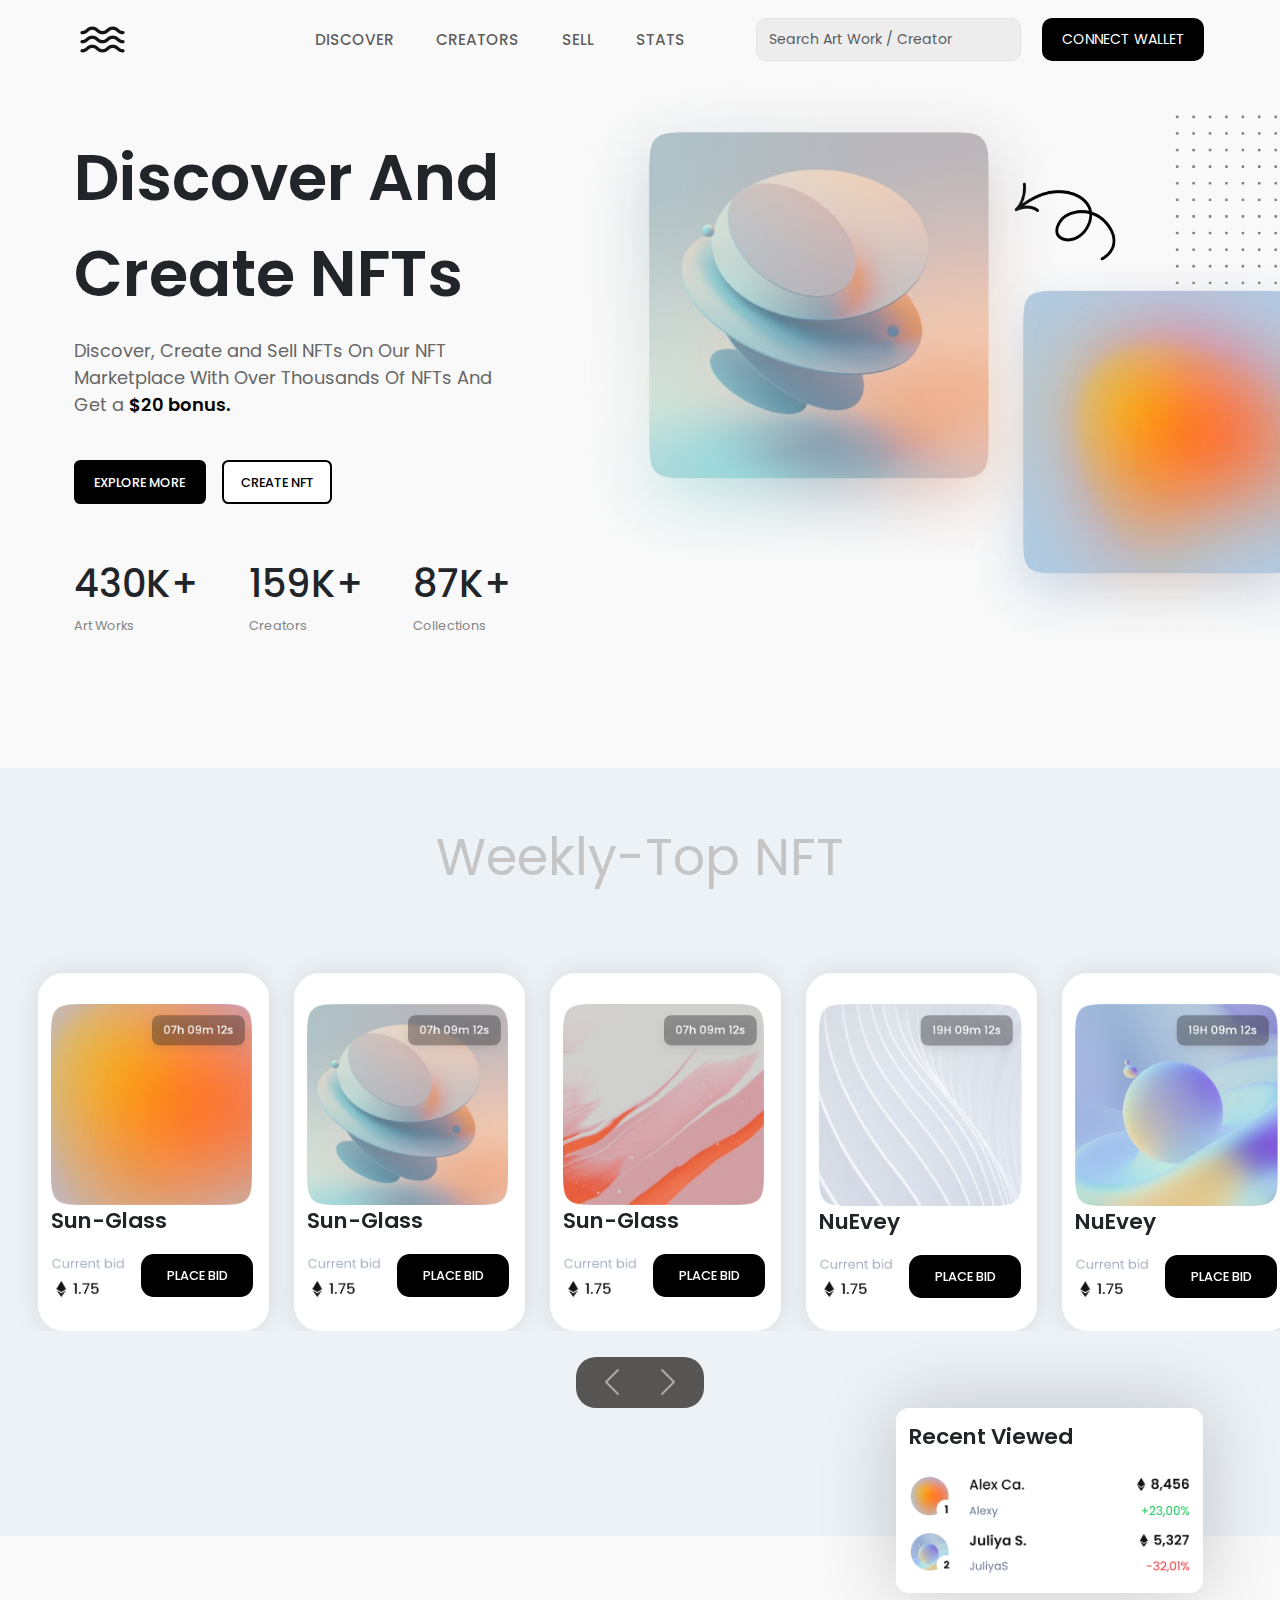
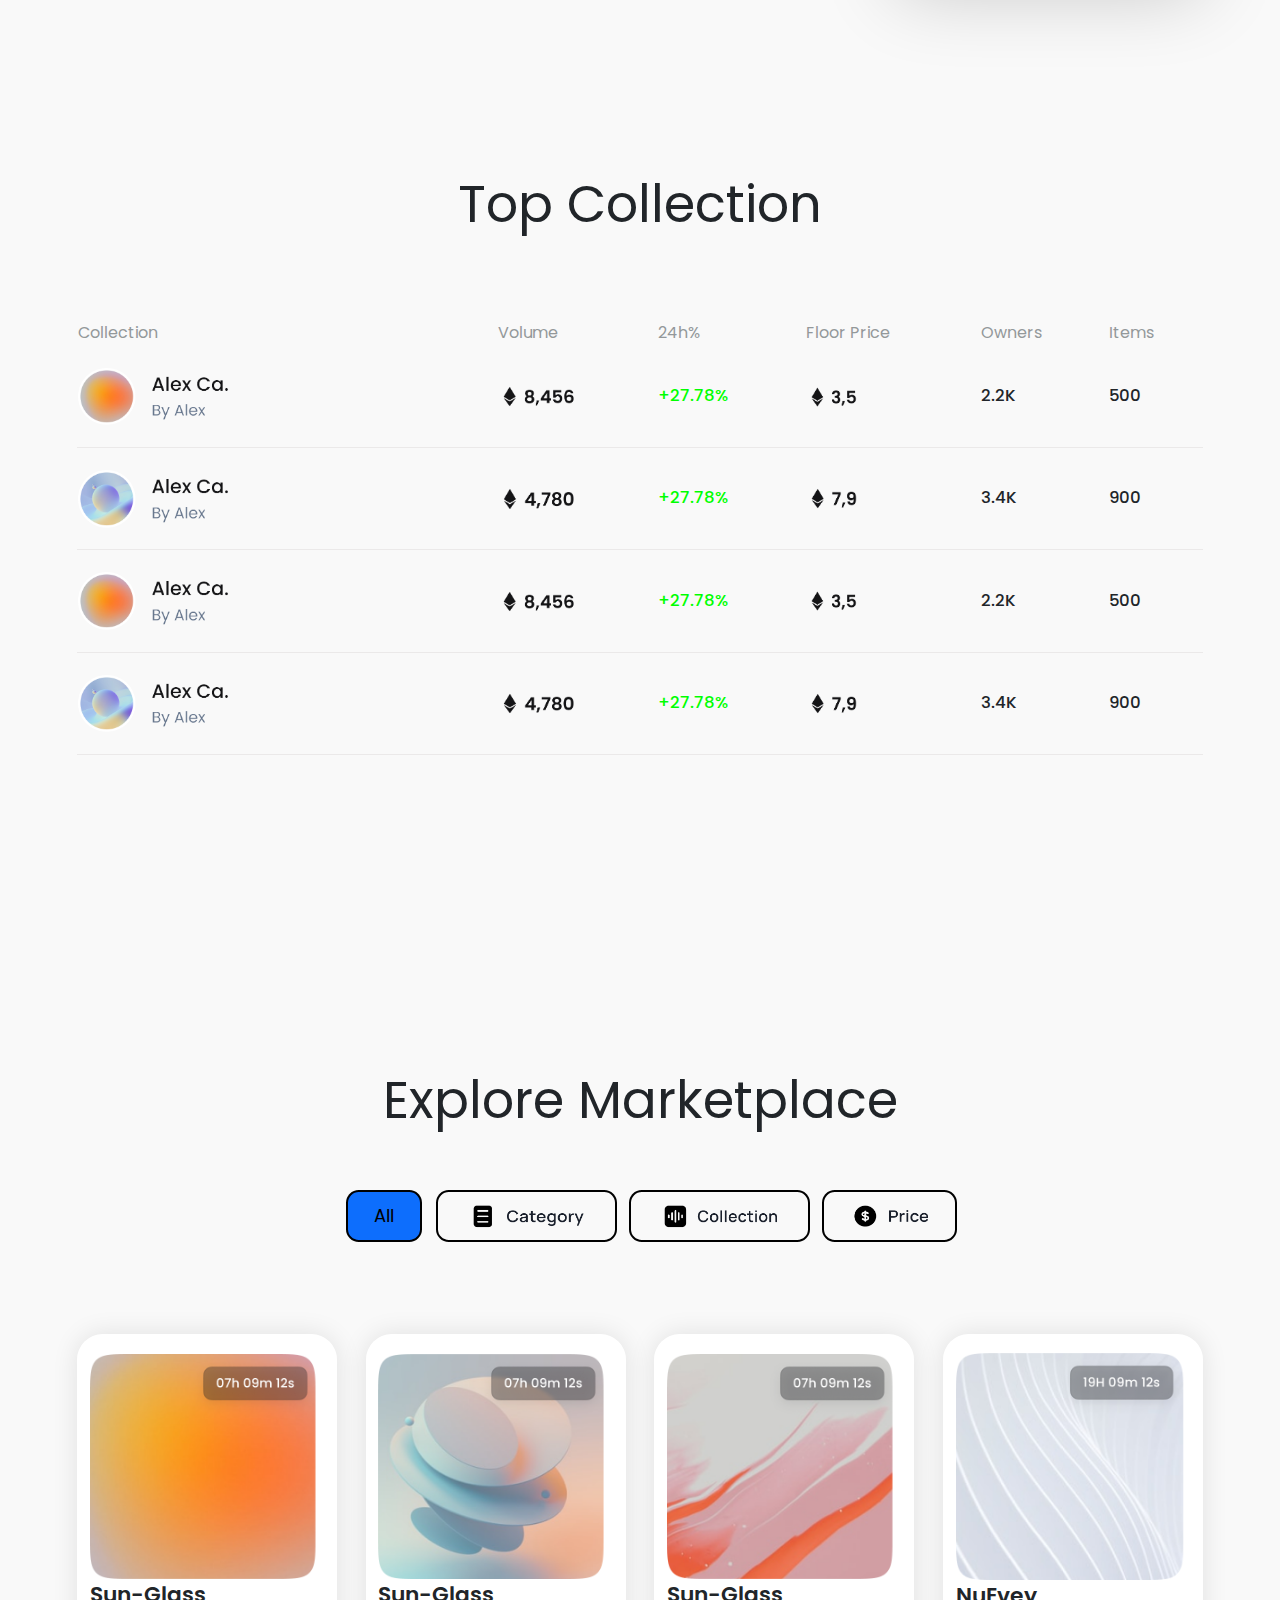
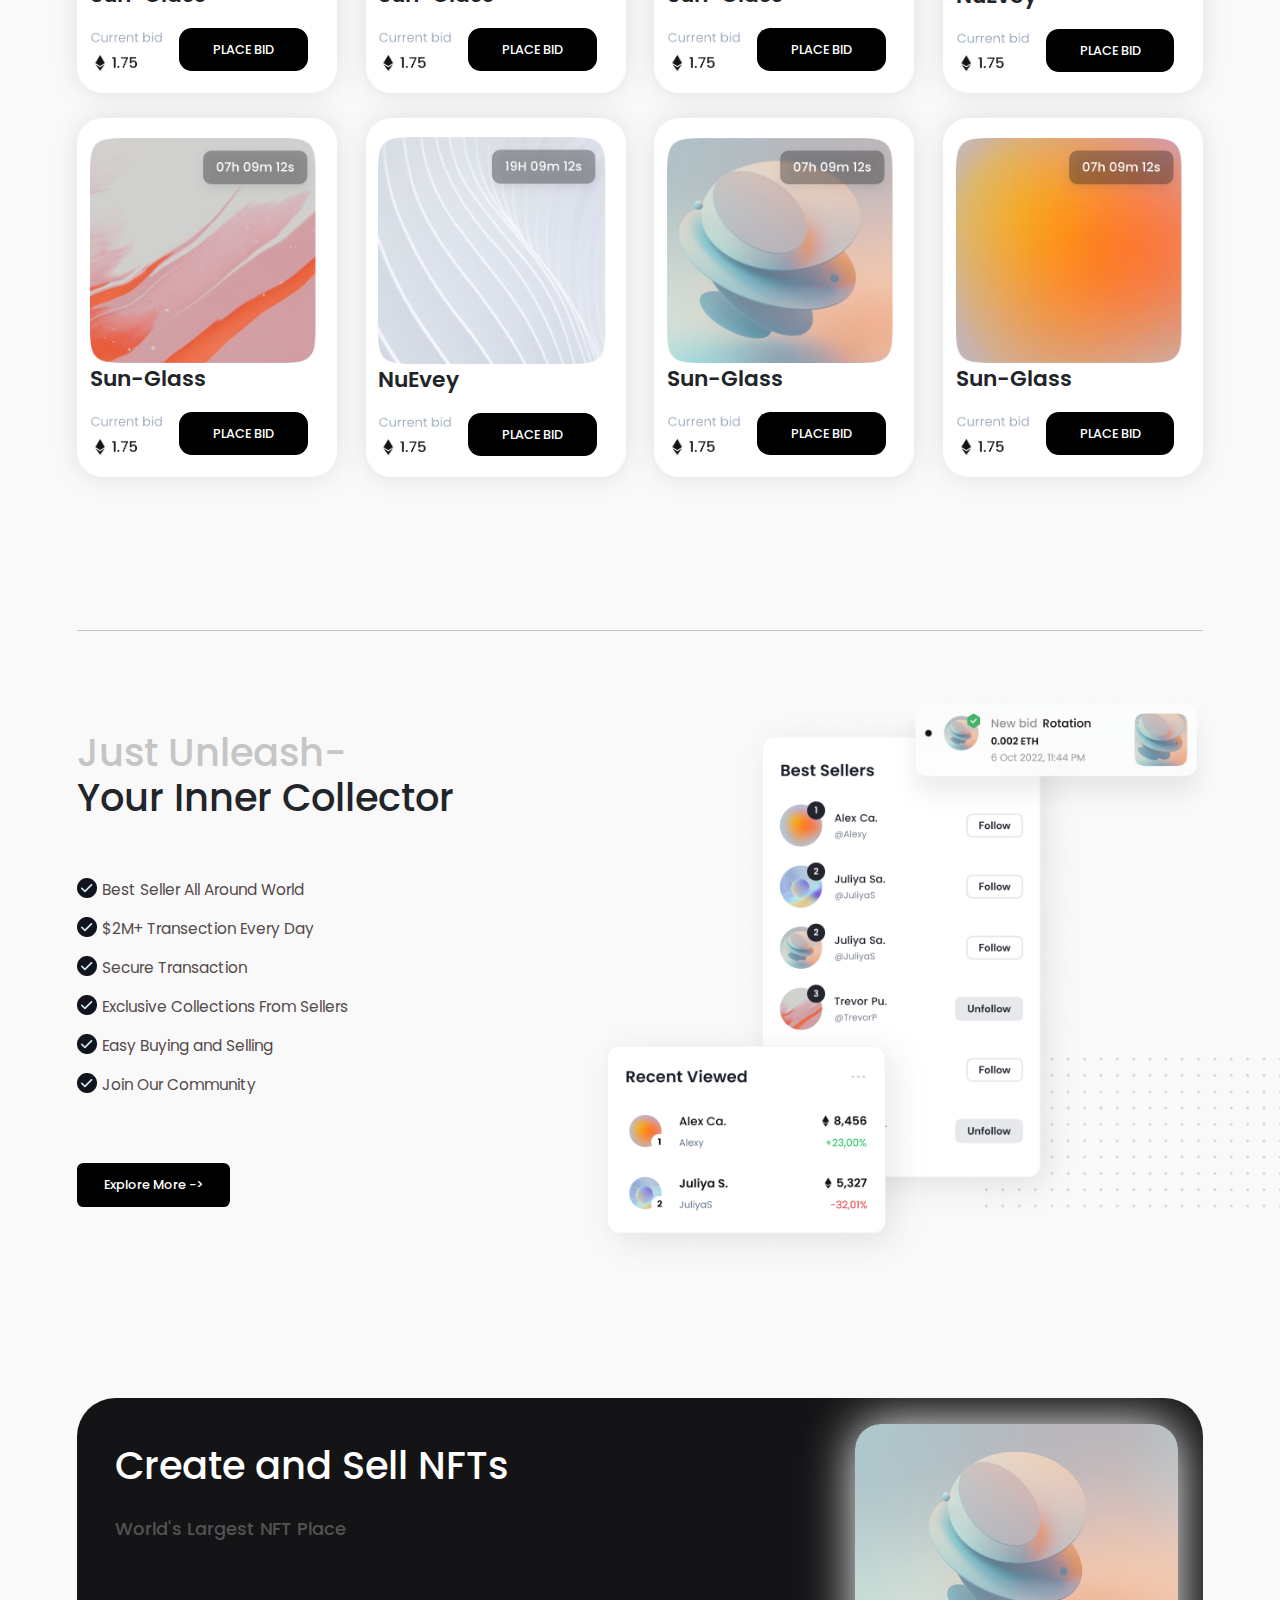
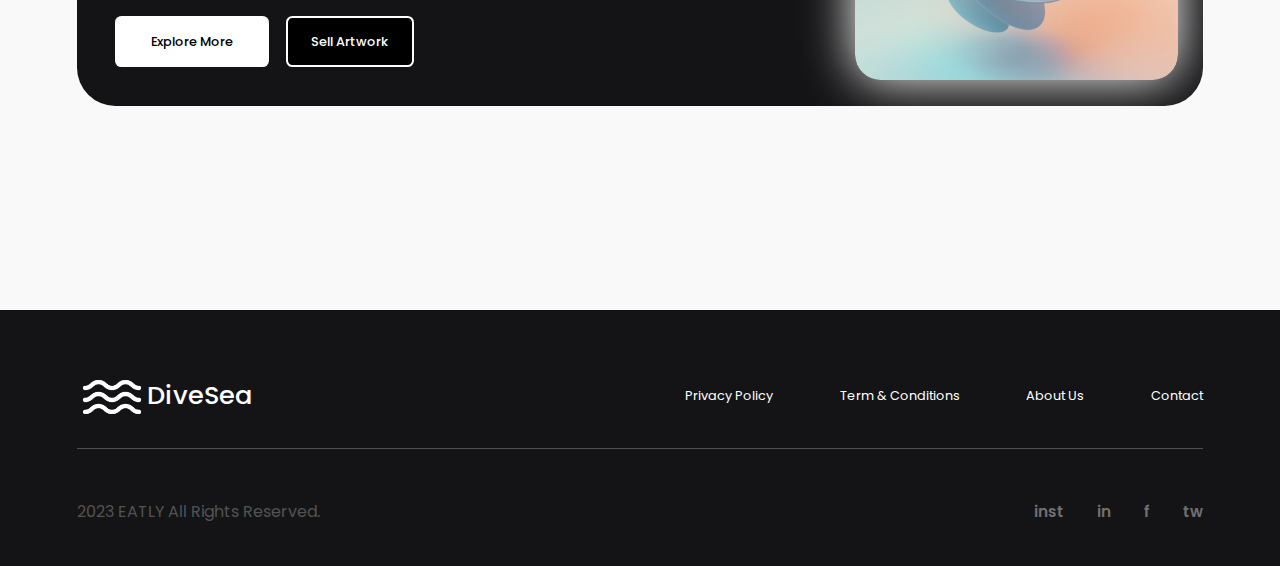
<file: index.html>
<!DOCTYPE html>
<html lang="en">
<head>
    <meta charset="UTF-8">
    <meta name="viewport" content="width=device-width, initial-scale=1.0">
    <link rel="stylesheet" href="Main.css">
    <link rel="stylesheet" href="Main 1440px.css">
    <link rel="stylesheet" href="Main 1024px.css">
    <link rel="stylesheet" href="Main 768px.css">
    <link rel="stylesheet" href="Main 375px.css">
    <link rel="stylesheet" href="https://cdn.jsdelivr.net/npm/bootstrap@5.3.3/dist/css/bootstrap.min.css">
    <script src="	https://cdn.jsdelivr.net/npm/bootstrap@5.3.3/dist/js/bootstrap.bundle.min.js"></script>
    <title>Document</title>
</head>
<body>
  <div class="header">
    <nav class="navbar navbar-expand-md ">
        <div class="container-fluid">
          <a class="navbar-brand" href="#"><img src="img/1.png" alt=""></a>
          <button class="navbar-toggler" type="button" data-bs-toggle="offcanvas" data-bs-target="#offcanvasExample" aria-controls="offcanvasExample" aria-expanded="false" aria-label="Toggle navigation">
            <span class="navbar-toggler-icon"></span>
          </button>

          <div class="offcanvas offcanvas-end" tabindex="-1" id="offcanvasExample" aria-labelledby="offcanvasExampleLabel">
            <div class="offcanvas-header">
              <button type="button" class="btn-close" data-bs-dismiss="offcanvas" aria-label="Close"></button>
            </div>
            <div class="offcanvas-body">
              <div>
                <a class="nav-link" id="nav-linke" href="discover.html">DISCOVER</a>
                <a class="nav-link" id="nav-linke" href="creators.html">CREATORS</a>
                <a class="nav-link" id="nav-linke" href="reg.html">SELL</a>
                <a class="nav-link" id="nav-linke" href="stats.html">STATS</a>
                <form class="d-flex2" role="search">
                  <input class="form-control me-2" type="search" placeholder="Search Art Work / Creator" aria-label="Search">
                  <button class="btn btn-primary" type="submit" >CONNECT WALLET</button>
                </form>
              </div>
            </div>
          </div>



          <div class="collapse navbar-collapse" id="navbarSupportedContent">
            <ul class="navbar-nav me-auto mb-2 mb-lg-0">
              <li class="nav-item">
                <a class="nav-link" href="discover.html">DISCOVER</a>
              </li>
              <li class="nav-item">
                <a class="nav-link" href="creators.html">CREATORS</a>
              </li>
              <li class="nav-item">
                <a class="nav-link" href="reg.html">SELL</a>
              </li>
              <li class="nav-item">
                <a class="nav-link" href="stats.html">STATS</a>
              </li>
            </ul>
            <form class="d-flex" role="search">
              <input class="form-control me-2" type="search" placeholder="Search Art Work / Creator" aria-label="Search">
              <button class="btn btn-primary" type="submit">CONNECT WALLET</button>
            </form>
          </div>
        </div>
      </nav>
      <div class="ft">
      <div class="discover">
        <p id="p1">Discover And Create NFTs</p>
        <p id="p2">Discover, Create and Sell NFTs On Our NFT Marketplace With Over Thousands Of NFTs And Get a <span id="dolar20">$20 bonus.</span></p>
        <div class="more">
            <button data-bs-toggle="modal" data-bs-target="#exampleModal">EXPLORE MORE</button>
            <button>CREATE NFT</button>
        </div>
        <div class="modal fade" id="exampleModal" tabindex="-1" aria-labelledby="exampleModalLabel" aria-hidden="true">
          <div class="modal-dialog modal-dialog-scrollable">
            <div class="modal-content">
              <div class="modal-header">
                <h1 class="modal-title fs-5" id="exampleModalLabel">EXPLORE MORE</h1>
                <button type="button" class="btn-close" data-bs-dismiss="modal" aria-label="Close" id="btnclose"></button>
              </div>
              <div class="modal-body">
                Lorem ipsum dolor sit amet consectetur adipisicing elit. Rerum commodi laborum quae, exercitationem nostrum minima minus mollitia maxime adipisci, consectetur suscipit deserunt illo architecto natus voluptas quo harum veniam. Sunt.
                Quas autem repudiandae quaerat nulla veniam voluptatum tempore sapiente praesentium molestias culpa? Ratione adipisci quos iste nisi, repellendus, nulla itaque eum aperiam, earum sit excepturi quibusdam voluptatum animi odio ullam.
                Consectetur autem facilis, blanditiis excepturi voluptatum doloribus cumque necessitatibus minus tempora adipisci, dolore eum iusto distinctio delectus quos voluptatem iure dignissimos pariatur? Expedita ducimus molestiae quam, minima tempore fugit corrupti.
                Repellat aspernatur natus dolorum. Temporibus ipsam dignissimos nihil quisquam iusto sapiente nisi consequuntur reiciendis ullam cum neque dicta omnis ex delectus quae, ad itaque sit corrupti ratione libero quod odio.
                Dignissimos inventore quis fuga nesciunt id, sed quasi iusto ipsum, itaque voluptatibus veritatis reprehenderit at maiores quia soluta quo aliquid atque vero laudantium officia asperiores facere. Nulla iste dolores eveniet.
              </div>
              <div class="modal-footer">
                <button type="button" class="btn btn-secondary" data-bs-dismiss="modal">Close</button>
                <button type="button" class="btn btn-primary" id="save">Save changes</button>
              </div>
            </div>
          </div>
        </div>
        <div class="art">
          <div class="art1">
            <p>430K+</p>
            <p>Art Works</p>
          </div>
          <div class="art1">
            <p>159K+</p>
            <p>Creators</p>
          </div>
          <div class="art1">
            <p>87K+</p>
            <p>Collections</p>
          </div>
        </div>
      </div>
      <img src="img/3.png" alt="">
      </div>
  </div>
  <div class="body">
    <div class="body1">
      <p id="p3">Weekly-Top NFT</p>
    <div id="carouselExampleIndicators" class="carousel slide">
      <!-- <div class="carousel-indicators">
        <button type="button" data-bs-target="#carouselExampleIndicators" data-bs-slide-to="0" class="active" aria-current="true" aria-label="Slide 1"></button>
        <button type="button" data-bs-target="#carouselExampleIndicators" data-bs-slide-to="1" aria-label="Slide 2"></button>
        <button type="button" data-bs-target="#carouselExampleIndicators" data-bs-slide-to="2" aria-label="Slide 3"></button>
        <button type="button" data-bs-target="#carouselExampleIndicators" data-bs-slide-to="3" aria-label="Slide 4"></button>
        <button type="button" data-bs-target="#carouselExampleIndicators" data-bs-slide-to="4" aria-label="Slide 5"></button>
      </div> -->
      <div class="carousel-inner">
        <div class="carousel-item active">
         <div id="cia">
          <div class="carus" id="hidec">
            <div class="car1">
              <img src="img/s1.png" alt="" id="carim1">
              <p>Sun-Glass</p>
              <div>
                <img src="img/4.png" alt="" id="carim2">
                <button>PLACE BID</button>
              </div>
            </div>
          </div>
          <div class="carus" id="hidecc">
            <div class="car1">
              <img src="img/s2.png" alt="" id="carim1">
              <p>Sun-Glass</p>
              <div>
                <img src="img/4.png" alt="" id="carim2">
                <button>PLACE BID</button>
              </div>
            </div>
          </div>
          <div class="carus">
            <div class="car1">
              <img src="img/s3.png" alt="" id="carim1">
              <p>Sun-Glass</p>
              <div>
                <img src="img/4.png" alt="" id="carim2">
                <button>PLACE BID</button>
              </div>
            </div>
          </div>
          <div class="carus" id="hidecc">
            <div class="car1">
              <img src="img/s4.png" alt="" id="carim1">
              <p>NuEvey</p>
              <div>
                <img src="img/4.png" alt="" id="carim2">
                <button>PLACE BID</button>
              </div>
            </div>
          </div>
          <div class="carus" id="hidec">
            <div class="car1">
              <img src="img/s5.png" alt="" id="carim1">
              <p>NuEvey</p>
              <div>
                <img src="img/4.png" alt="" id="carim2">
                <button>PLACE BID</button>
              </div>
            </div>
          </div>
         </div>
        </div>



        <div class="carousel-item">
          <div id="cia">
            <div class="carus" id="hidec">
              <div class="car1">
                <img src="img/s2.png" alt="" id="carim1">
                <p>Sun-Glass</p>
                <div>
                  <img src="img/4.png" alt="" id="carim2">
                  <button>PLACE BID</button>
                </div>
              </div>
            </div>
            <div class="carus" id="hidecc">
              <div class="car1">
                <img src="img/s3.png" alt="" id="carim1">
                <p>Sun-Glass</p>
                <div>
                  <img src="img/4.png" alt="" id="carim2">
                  <button>PLACE BID</button>
                </div>
              </div>
            </div>
            <div class="carus">
              <div class="car1">
                <img src="img/s4.png" alt="" id="carim1">
                <p>NuEvey</p>
                <div>
                  <img src="img/4.png" alt="" id="carim2">
                  <button>PLACE BID</button>
                </div>
              </div>
            </div>
            <div class="carus" id="hidecc">
              <div class="car1">
                <img src="img/s5.png" alt="" id="carim1">
                <p>NuEvey</p>
                <div>
                  <img src="img/4.png" alt="" id="carim2">
                  <button>PLACE BID</button>
                </div>
              </div>
            </div>
            <div class="carus" id="hidec">
              <div class="car1">
                <img src="img/s1.png" alt="" id="carim1">
                <p>Sun-Glass</p>
                <div>
                  <img src="img/4.png" alt="" id="carim2">
                  <button>PLACE BID</button>
                </div>
              </div>
            </div>
           </div>
        </div>



        <div class="carousel-item">
          <div id="cia">
            <div class="carus" id="hidec">
              <div class="car1">
                <img src="img/s3.png" alt="" id="carim1">
                <p>Sun-Glass</p>
                <div>
                  <img src="img/4.png" alt="" id="carim2">
                  <button>PLACE BID</button>
                </div>
              </div>
            </div>
            <div class="carus" id="hidecc">
              <div class="car1">
                <img src="img/s4.png" alt="" id="carim1">
                <p>NuEvey</p>
                <div>
                  <img src="img/4.png" alt="" id="carim2">
                  <button>PLACE BID</button>
                </div>
              </div>
            </div>
            <div class="carus">
              <div class="car1">
                <img src="img/s5.png" alt="" id="carim1">
                <p>NuEvey</p>
                <div>
                  <img src="img/4.png" alt="" id="carim2">
                  <button>PLACE BID</button>
                </div>
              </div>
            </div>
            <div class="carus" id="hidecc">
              <div class="car1">
                <img src="img/s1.png" alt="" id="carim1">
                <p>Sun-Glass</p>
                <div>
                  <img src="img/4.png" alt="" id="carim2">
                  <button>PLACE BID</button>
                </div>
              </div>
            </div>
            <div class="carus" id="hidec">
              <div class="car1">
                <img src="img/s2.png" alt="" id="carim1">
                <p>Sun-Glass</p>
                <div>
                  <img src="img/4.png" alt="" id="carim2">
                  <button>PLACE BID</button>
                </div>
              </div>
            </div>
           </div>
        </div>



        <div class="carousel-item">
          <div id="cia">
            <div class="carus" id="hidec">
              <div class="car1">
                <img src="img/s4.png" alt="" id="carim1">
                <p>NuEvey</p>
                <div>
                  <img src="img/4.png" alt="" id="carim2">
                  <button>PLACE BID</button>
                </div>
              </div>
            </div>
            <div class="carus" id="hidecc">
              <div class="car1">
                <img src="img/s5.png" alt="" id="carim1">
                <p>NuEvey</p>
                <div>
                  <img src="img/4.png" alt="" id="carim2">
                  <button>PLACE BID</button>
                </div>
              </div>
            </div>
            <div class="carus">
              <div class="car1">
                <img src="img/s1.png" alt="" id="carim1">
                <p>Sun-Glass</p>
                <div>
                  <img src="img/4.png" alt="" id="carim2">
                  <button>PLACE BID</button>
                </div>
              </div>
            </div>
            <div class="carus" id="hidecc">
              <div class="car1">
                <img src="img/s2.png" alt="" id="carim1">
                <p>Sun-Glass</p>
                <div>
                  <img src="img/4.png" alt="" id="carim2">
                  <button>PLACE BID</button>
                </div>
              </div>
            </div>
            <div class="carus" id="hidec">
              <div class="car1">
                <img src="img/s3.png" alt="" id="carim1">
                <p>Sun-Glass</p>
                <div>
                  <img src="img/4.png" alt="" id="carim2">
                  <button>PLACE BID</button>
                </div>
              </div>
            </div>
           </div>
        </div>



        <div class="carousel-item">
          <div id="cia">
            <div class="carus" id="hidec">
              <div class="car1">
                <img src="img/s5.png" alt="" id="carim1">
                <p>NuEvey</p>
                <div>
                  <img src="img/4.png" alt="" id="carim2">
                  <button>PLACE BID</button>
                </div>
              </div>
            </div>
            <div class="carus" id="hidecc">
              <div class="car1">
                <img src="img/s1.png" alt="" id="carim1">
                <p>Sun-Glass</p>
                <div>
                  <img src="img/4.png" alt="" id="carim2">
                  <button>PLACE BID</button>
                </div>
              </div>
            </div>
            <div class="carus">
              <div class="car1">
                <img src="img/s2.png" alt="" id="carim1">
                <p>Sun-Glass</p>
                <div>
                  <img src="img/4.png" alt="" id="carim2">
                  <button>PLACE BID</button>
                </div>
              </div>
            </div>
            <div class="carus" id="hidecc">
              <div class="car1">
                <img src="img/s3.png" alt="" id="carim1">
                <p>Sun-Glass</p>
                <div>
                  <img src="img/4.png" alt="" id="carim2">
                  <button>PLACE BID</button>
                </div>
              </div>
            </div>
            <div class="carus" id="hidec">
              <div class="car1">
                <img src="img/s4.png" alt="" id="carim1">
                <p>NuEvey</p>
                <div>
                  <img src="img/4.png" alt="" id="carim2">
                  <button>PLACE BID</button>
                </div>
              </div>
            </div>
           </div>
        </div>
      </div>
      <!-- <div class="arrow">
      <button id="bt1" class="carousel-control-prev" type="button" data-bs-target="#carouselExampleIndicators" data-bs-slide="prev">
        <span class="carousel-control-prev-icon" aria-hidden="true"></span>
        <span class="visually-hidden">Previous</span>
      </button>
      <button id="bt2" class="carousel-control-next" type="button" data-bs-target="#carouselExampleIndicators" data-bs-slide="next">
        <span class="carousel-control-next-icon" aria-hidden="true"></span>
        <span class="visually-hidden">Next</span>
      </button>
      </div> -->
    </div>
    <div class="arrow">
      <button id="bt1" class="carousel-control-prev" type="button" data-bs-target="#carouselExampleIndicators" data-bs-slide="prev">
        <span class="carousel-control-prev-icon" aria-hidden="true"></span>
        <span class="visually-hidden">Previous</span>
      </button>
      <button id="bt2" class="carousel-control-next" type="button" data-bs-target="#carouselExampleIndicators" data-bs-slide="next">
        <span class="carousel-control-next-icon " aria-hidden="true"></span>
        <span class="visually-hidden">Next</span>
      </button>
    </div>
    <div class="mod" id="hidecc">
      <p>Recent Viewed</p>
      <img src="img/mod1.png" alt="">
      <img src="img/mod2.png" alt="">
    </div>
  </div>
  <div class="body2">
    <p>Top Collection</p>
    <table>
      <thead>
        <tr>
          <td>Collection</td>
          <td>Volume</td>
          <td id="hidecc">24h%</td>
          <td id="hidecc">Floor Price</td>
          <td id="hidecc">Owners</td>
          <td id="hidecc">Items</td>
        </tr>
      </thead>
      <tbody>
        <tr>
          <td><img src="img/t1.png" alt="" id="tdimg1"></td>
          <td><img src="img/t1.2.png" alt="" id="tdimg2"></td>
          <td id="gr">+27.78%</td>
          <td id="hidecc"><img src="img/t1.3.png" alt="" id="tdimg3"></td>
          <td id="it">2.2K</td>
          <td id="it">500</td>
        </tr>
        <tr>
          <td><img src="img/t2.png" alt="" id="tdimg1"></td>
          <td><img src="img/t2.2.png" alt="" id="tdimg2"></td>
          <td id="gr">+27.78%</td>
          <td id="hidecc"><img src="img/t2.3.png" alt="" id="tdimg3"></td>
          <td id="it">3.4K</td>
          <td id="it">900</td>
        </tr>
        <tr>
          <td><img src="img/t1.png" alt="" id="tdimg1"></td>
          <td><img src="img/t1.2.png" alt="" id="tdimg2"></td>
          <td id="gr">+27.78%</td>
          <td id="hidecc"><img src="img/t1.3.png" alt="" id="tdimg3"></td>
          <td id="it">2.2K</td>
          <td id="it">500</td>
        </tr>
        <tr>
          <td><img src="img/t2.png" alt="" id="tdimg1"></td>
          <td><img src="img/t2.2.png" alt="" id="tdimg2"></td>
          <td id="gr">+27.78%</td>
          <td id="hidecc"><img src="img/t2.3.png" alt="" id="tdimg3"></td>
          <td id="it">3.4K</td>
          <td id="it">900</td>
        </tr>
      </tbody>
    </table>
  </div>
  <div class="body3">
    <p>Explore Marketplace</p>
    <ul class="nav nav-pills mb-3" id="pills-tab" role="tablist" id="ul1">
      <li class="nav-item" role="presentation">
        <button class="nav-link active" id="pills-home-tab" data-bs-toggle="pill" data-bs-target="#pills-home" type="button" role="tab" aria-controls="pills-home" aria-selected="true">All</button>
      </li>
      <li class="nav-item" role="presentation">
        <button class="nav-link" id="pills-profile-tab" data-bs-toggle="pill" data-bs-target="#pills-profile" type="button" role="tab" aria-controls="pills-profile" aria-selected="false"><img src="img/tab1.png" alt=""></button>
      </li>
      <li class="nav-item" role="presentation">
        <button class="nav-link" id="pills-contact-tab" data-bs-toggle="pill" data-bs-target="#pills-contact" type="button" role="tab" aria-controls="pills-contact" aria-selected="false"><img src="img/tab2.png" alt=""></button>
      </li>
      <li class="nav-item" role="presentation">
        <button class="nav-link" id="pills-cont-tab" data-bs-toggle="pill" data-bs-target="#pills-cont" type="button" role="tab" aria-controls="pills-cont" aria-selected="false"><img src="img/tab3.png" alt="" id="tab3"></button>
      </li>
    </ul>
    <div class="tab-content" id="pills-tabContent">
      <div class="tab-pane fade show active" id="pills-home" role="tabpanel" aria-labelledby="pills-home-tab" tabindex="0">
       <div class="tab1">
        <div class="carus" id="hidec">
          <div class="car1">
            <img src="img/s1.png" alt="" id="carim1">
            <p>Sun-Glass</p>
            <div>
              <img src="img/4.png" alt="" id="carim2">
              <button>PLACE BID</button>
            </div>
          </div>
        </div>
        <div class="carus" id="hidecc">
          <div class="car1">
            <img src="img/s2.png" alt="" id="carim1">
            <p>Sun-Glass</p>
            <div>
              <img src="img/4.png" alt="" id="carim2">
              <button>PLACE BID</button>
            </div>
          </div>
        </div>
        <div class="carus" id="hidecc">
          <div class="car1">
            <img src="img/s3.png" alt="" id="carim1">
            <p>Sun-Glass</p>
            <div>
              <img src="img/4.png" alt="" id="carim2">
              <button>PLACE BID</button>
            </div>
          </div>
        </div>
        <div class="carus">
          <div class="car1">
            <img src="img/s4.png" alt="" id="carim1">
            <p>NuEvey</p>
            <div>
              <img src="img/4.png" alt="" id="carim2">
              <button>PLACE BID</button>
            </div>
          </div>
        </div>
       </div>
       <div class="tab1">
        <div class="carus" id="hidec">
          <div class="car1">
            <img src="img/s3.png" alt="" id="carim1">
            <p>Sun-Glass</p>
            <div>
              <img src="img/4.png" alt="" id="carim2">
              <button>PLACE BID</button>
            </div>
          </div>
        </div>
        <div class="carus" id="hidecc">
          <div class="car1">
            <img src="img/s4.png" alt="" id="carim1">
            <p>NuEvey</p>
            <div>
              <img src="img/4.png" alt="" id="carim2">
              <button>PLACE BID</button>
            </div>
          </div>
        </div>
        <div class="carus" id="hidecc">
          <div class="car1">
            <img src="img/s2.png" alt="" id="carim1">
            <p>Sun-Glass</p>
            <div>
              <img src="img/4.png" alt="" id="carim2">
              <button>PLACE BID</button>
            </div>
          </div>
        </div>
        <div class="carus" >
          <div class="car1">
            <img src="img/s1.png" alt="" id="carim1">
            <p>Sun-Glass</p>
            <div>
              <img src="img/4.png" alt="" id="carim2">
              <button>PLACE BID</button>
            </div>
          </div>
        </div>
       </div>
      </div>



      <div class="tab-pane fade" id="pills-profile" role="tabpanel" aria-labelledby="pills-profile-tab" tabindex="0">
        <div class="tab1">
          <div class="carus" id="hidec">
            <div class="car1">
              <img src="img/s1.png" alt="" id="carim1">
              <p>Sun-Glass</p>
              <div>
                <img src="img/4.png" alt="" id="carim2">
                <button>PLACE BID</button>
              </div>
            </div>
          </div>
          <div class="carus" id="hidecc">
            <div class="car1">
              <img src="img/s2.png" alt="" id="carim1">
              <p>Sun-Glass</p>
              <div>
                <img src="img/4.png" alt="" id="carim2">
                <button>PLACE BID</button>
              </div>
            </div>
          </div>
          <div class="carus">
            <div class="car1">
              <img src="img/s3.png" alt="" id="carim1">
              <p>Sun-Glass</p>
              <div>
                <img src="img/4.png" alt="" id="carim2">
                <button>PLACE BID</button>
              </div>
            </div>
          </div>
          <div class="carus" id="hidecc">
            <div class="car1">
              <img src="img/s4.png" alt="" id="carim1">
              <p>NuEvey</p>
              <div>
                <img src="img/4.png" alt="" id="carim2">
                <button>PLACE BID</button>
              </div>
            </div>
          </div>
         </div>
      </div>



      <div class="tab-pane fade" id="pills-contact" role="tabpanel" aria-labelledby="pills-contact-tab" tabindex="0">
        <div class="tab2">
          <div class="carus" id="hidecc">
            <div class="car1">
              <img src="img/s1.png" alt="" id="carim1">
              <p>Sun-Glass</p>
              <div>
                <img src="img/4.png" alt="" id="carim2">
                <button>PLACE BID</button>
              </div>
            </div>
          </div>
          <div class="carus">
            <div class="car1">
              <img src="img/s4.png" alt="" id="carim1">
              <p>NuEvey</p>
              <div>
                <img src="img/4.png" alt="" id="carim2">
                <button>PLACE BID</button>
              </div>
            </div>
          </div>
          <div class="carus" id="hidecc">
            <div class="car1">
              <img src="img/s3.png" alt="" id="carim1">
              <p>Sun-Glass</p>
              <div>
                <img src="img/4.png" alt="" id="carim2">
                <button>PLACE BID</button>
              </div>
            </div>
          </div>
         </div>
      </div>



      <div class="tab-pane fade" id="pills-cont" role="tabpanel" aria-labelledby="pills-cont-tab" tabindex="0">
        <div class="tab1">
          <div class="carus" id="hidecc">
            <div class="car1">
              <img src="img/s1.png" alt="" id="carim1">
              <p>Sun-Glass</p>
              <div>
                <img src="img/4.png" alt="" id="carim2">
                <button>PLACE BID</button>
              </div>
            </div>
          </div>
          <div class="carus" id="hidecc">
            <div class="car1">
              <img src="img/s2.png" alt="" id="carim1">
              <p>Sun-Glass</p>
              <div>
                <img src="img/4.png" alt="" id="carim2">
                <button>PLACE BID</button>
              </div>
            </div>
          </div>
          <div class="carus">
            <div class="car1">
              <img src="img/s3.png" alt="" id="carim1">
              <p>Sun-Glass</p>
              <div>
                <img src="img/4.png" alt="" id="carim2">
                <button>PLACE BID</button>
              </div>
            </div>
          </div>
          <div class="carus" id="hidec">
            <div class="car1">
              <img src="img/s4.png" alt="" id="carim1">
              <p>NuEvey</p>
              <div>
                <img src="img/4.png" alt="" id="carim2">
                <button>PLACE BID</button>
              </div>
            </div>
          </div>
         </div>
         <div class="tab2">
          <div class="carus" id="hidecc">
            <div class="car1">
              <img src="img/s3.png" alt="" id="carim1">
              <p>Sun-Glass</p>
              <div>
                <img src="img/4.png" alt="" id="carim2">
                <button>PLACE BID</button>
              </div>
            </div>
          </div>
          <div class="carus">
            <div class="car1">
              <img src="img/s4.png" alt="" id="carim1">
              <p>NuEvey</p>
              <div>
                <img src="img/4.png" alt="" id="carim2">
                <button>PLACE BID</button>
              </div>
            </div>
          </div>
          <div class="carus" id="hidec">
            <div class="car1">
              <img src="img/s2.png" alt="" id="carim1">
              <p>Sun-Glass</p>
              <div>
                <img src="img/4.png" alt="" id="carim2">
                <button>PLACE BID</button>
              </div>
            </div>
          </div>
         </div>
    </div>
  </div>
  </div>
  <div class="body4">
    <hr>
    <div class="bd">
     <div class="bd1">
      <div class="ju">
        <p>Just Unleash-</p>
        <p>Your Inner Collector</p>
      </div>
      <div class="ok">
        <div id="hidecc">
          <img src="img/ok.png" alt="">
          <p>Best Seller All Around World</p>
        </div>
        <div id="hidecc">
          <img src="img/ok.png" alt="">
          <p>$2M+ Transection Every Day</p>
        </div>
        <div id="hidecc">
          <img src="img/ok.png" alt="">
          <p>Secure Transaction</p>
        </div>
        <div id="hidecc">
          <img src="img/ok.png" alt="">
          <p>Exclusive Collections From Sellers</p>
        </div>
        <div id="hidecc">
          <img src="img/ok.png" alt="">
          <p>Easy Buying and Selling</p>
        </div>
        <div id="hidecc">
          <img src="img/ok.png" alt="">
          <p>Join Our Community</p>
        </div>
      </div>
      <button>Explore More -></button>
     </div>
    </div>
   <img src="img/ok2.png" alt="" id="imgg">
   </div>
  </div>
  <div class="body5">
    <div class="fleh">
    <div class="bl">
      <p>Create and Sell NFTs</p>
      <p id="plast">World's Largest NFT Place</p>
      <div class="bt3">
        <button>Explore More</button>
        <button>Sell Artwork</button>
      </div>
    </div>
    <img src="img/b1.png" alt="">
    </div>
  </div>
  </div>
  <div class="footer">
    <div class="fl1">
      <div>
        <img src="img/1.1.png" alt="">
        <p>DiveSea</p>
      </div>
      <div>
        <p>Privacy Policy</p>
        <p>Term & Conditions</p>
        <p>About Us</p>
        <p>Contact</p>
      </div>
    </div>
    <hr>
    <div class="fl2">
      <div>
        <p>2023 EATLY All Rights Reserved.</p>
      </div>
      <div>
        <a href="">inst</a>
        <a href="">in</a>
        <a href="">f</a>
        <a href="">tw</a>
      </div>
    </div>
  </div>
</body>
</html>
</file>
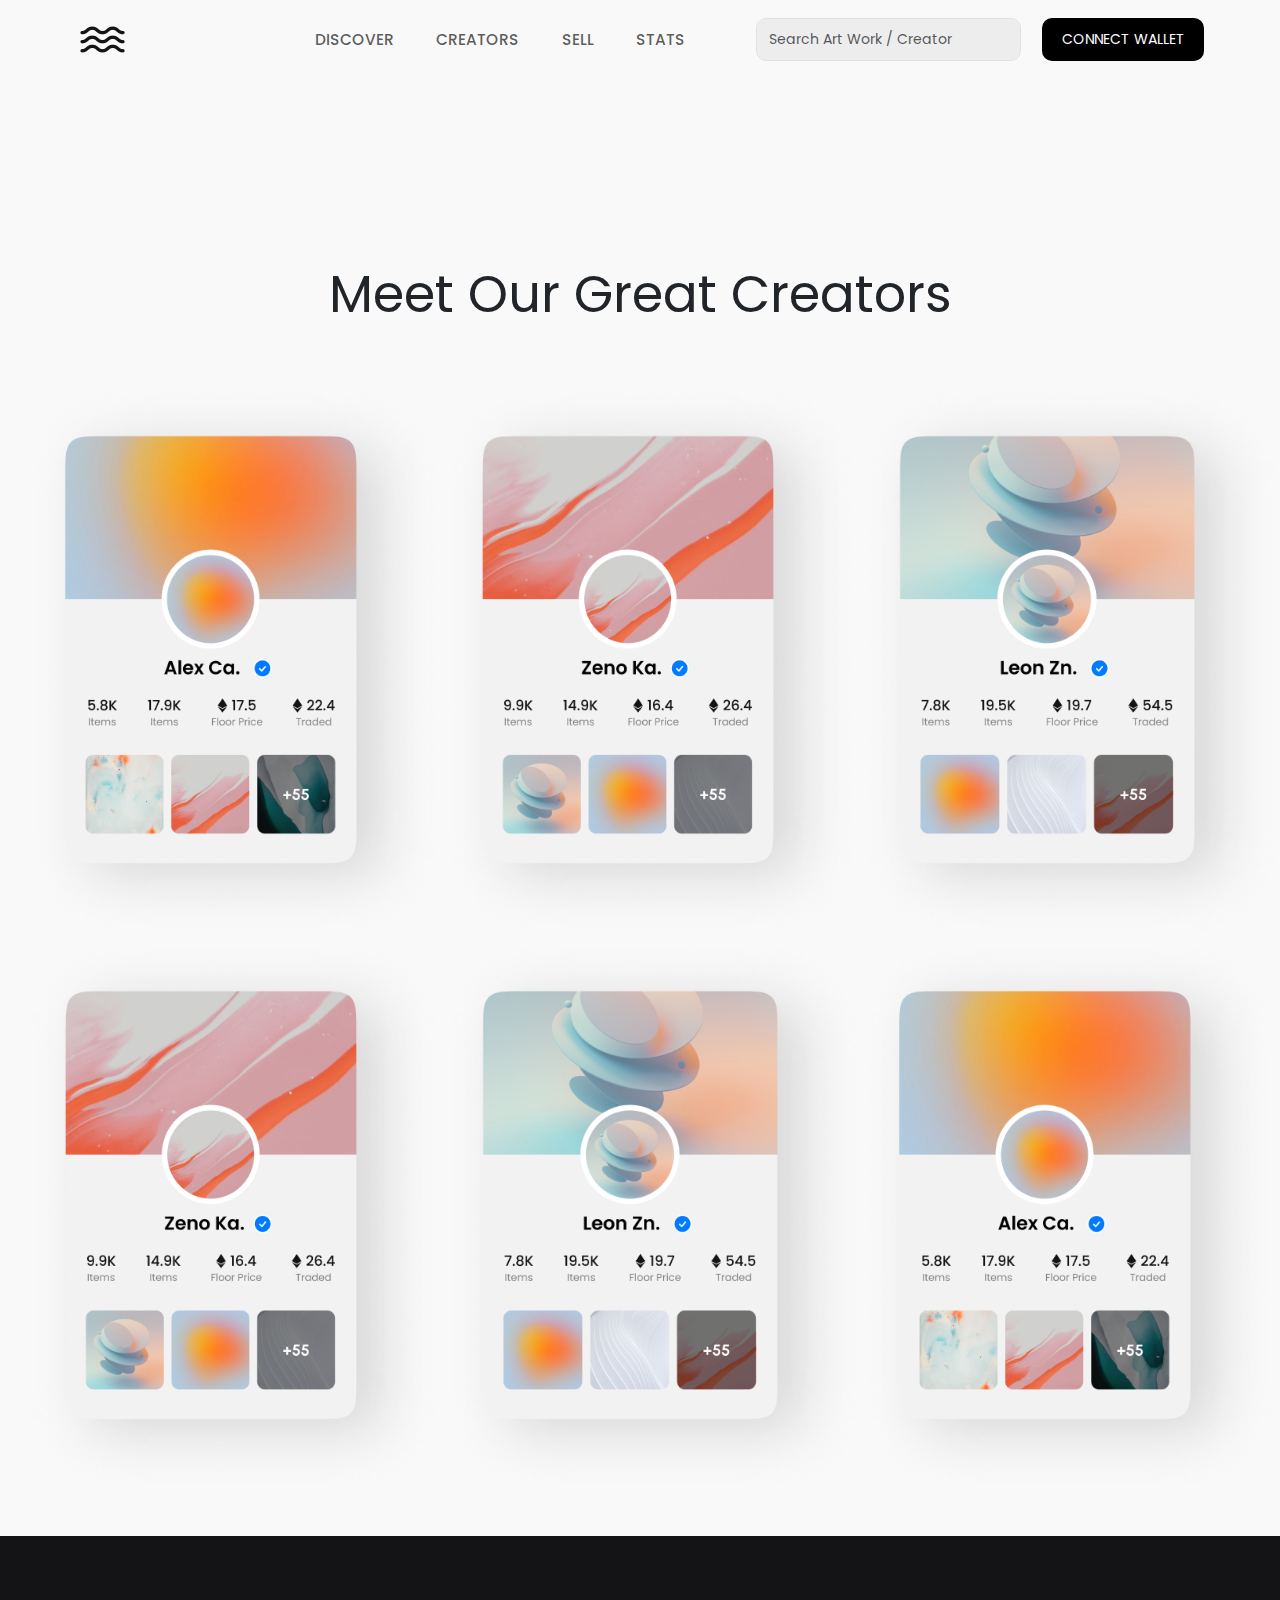
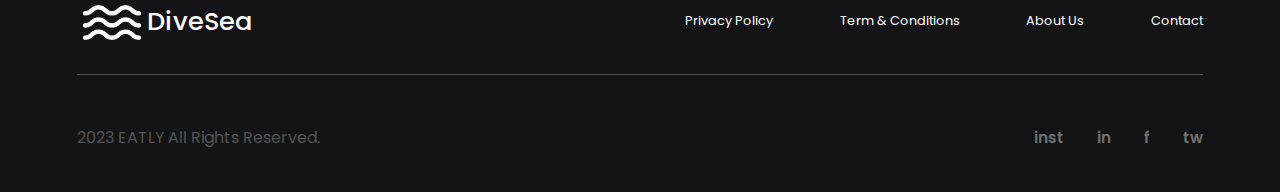
<file: creators.html>
<!DOCTYPE html>
<html lang="en">
<head>
    <meta charset="UTF-8">
    <meta name="viewport" content="width=device-width, initial-scale=1.0">
    <link rel="stylesheet" href="creators.css">
    <link rel="stylesheet" href="creators 1440px.css">
    <link rel="stylesheet" href="creators 1024px.css">
    <link rel="stylesheet" href="creators 768px.css">
    <link rel="stylesheet" href="creators 375px.css">
    <link rel="stylesheet" href="https://cdn.jsdelivr.net/npm/bootstrap@5.3.3/dist/css/bootstrap.min.css">
    <script src="	https://cdn.jsdelivr.net/npm/bootstrap@5.3.3/dist/js/bootstrap.bundle.min.js"></script>
    <title>Document</title>
</head>
<body>
    <div class="header">
        <nav class="navbar navbar-expand-md ">
            <div class="container-fluid">
              <a class="navbar-brand" href="index.html"><img src="img/1.png" alt=""></a>
              <button class="navbar-toggler" type="button" data-bs-toggle="offcanvas" data-bs-target="#offcanvasExample" aria-controls="offcanvasExample" aria-expanded="false" aria-label="Toggle navigation">
                <span class="navbar-toggler-icon"></span>
              </button>
    
              <div class="offcanvas offcanvas-end" tabindex="-1" id="offcanvasExample" aria-labelledby="offcanvasExampleLabel">
                <div class="offcanvas-header">
                  <button type="button" class="btn-close" data-bs-dismiss="offcanvas" aria-label="Close"></button>
                </div>
                <div class="offcanvas-body">
                  <div>
                    <a class="nav-link" id="nav-linke" href="discover.html">DISCOVER</a>
                    <a class="nav-link" id="nav-linke" href="creators.html">CREATORS</a>
                    <a class="nav-link" id="nav-linke" href="reg.html">SELL</a>
                    <a class="nav-link" id="nav-linke" href="stats.html">STATS</a>
                    <form class="d-flex2" role="search">
                      <input class="form-control me-2" type="search" placeholder="Search Art Work / Creator" aria-label="Search">
                      <button class="btn btn-primary" type="submit" >CONNECT WALLET</button>
                    </form>
                  </div>
                </div>
              </div>
    
    
    
              <div class="collapse navbar-collapse" id="navbarSupportedContent">
                <ul class="navbar-nav me-auto mb-2 mb-lg-0">
                  <li class="nav-item">
                    <a class="nav-link" href="discover.html">DISCOVER</a>
                  </li>
                  <li class="nav-item">
                    <a class="nav-link" href="creators.html">CREATORS</a>
                  </li>
                  <li class="nav-item">
                    <a class="nav-link" href="reg.html">SELL</a>
                  </li>
                  <li class="nav-item">
                    <a class="nav-link" href="stats.html">STATS</a>
                  </li>
                </ul>
                <form class="d-flex" role="search">
                  <input class="form-control me-2" type="search" placeholder="Search Art Work / Creator" aria-label="Search">
                  <button class="btn btn-primary" type="submit">CONNECT WALLET</button>
                </form>
              </div>
            </div>
          </nav>
      </div>
      <div class="body">
        <p>Meet Our Great Creators</p>
        <div class="d">
            <div class="d1">
                <img src="img/cr1.png" alt="">
                <img src="img/cr2.png" alt="">
                <img src="img/cr3.png" alt="">
            </div>
            <div class="d1" id="hidec">
                <img src="img/cr2.png" alt="">
                <img src="img/cr3.png" alt="">
                <img src="img/cr1.png" alt="">
            </div>
        </div>
      </div>
      <div class="footer">
        <div class="fl1">
          <div>
            <img src="img/1.1.png" alt="">
            <p>DiveSea</p>
          </div>
          <div>
            <p>Privacy Policy</p>
            <p>Term & Conditions</p>
            <p>About Us</p>
            <p>Contact</p>
          </div>
        </div>
        <hr>
        <div class="fl2">
          <div>
            <p>2023 EATLY All Rights Reserved.</p>
          </div>
          <div>
            <a href="">inst</a>
            <a href="">in</a>
            <a href="">f</a>
            <a href="">tw</a>
          </div>
        </div>
      </div>
</body>
</html>
</file>
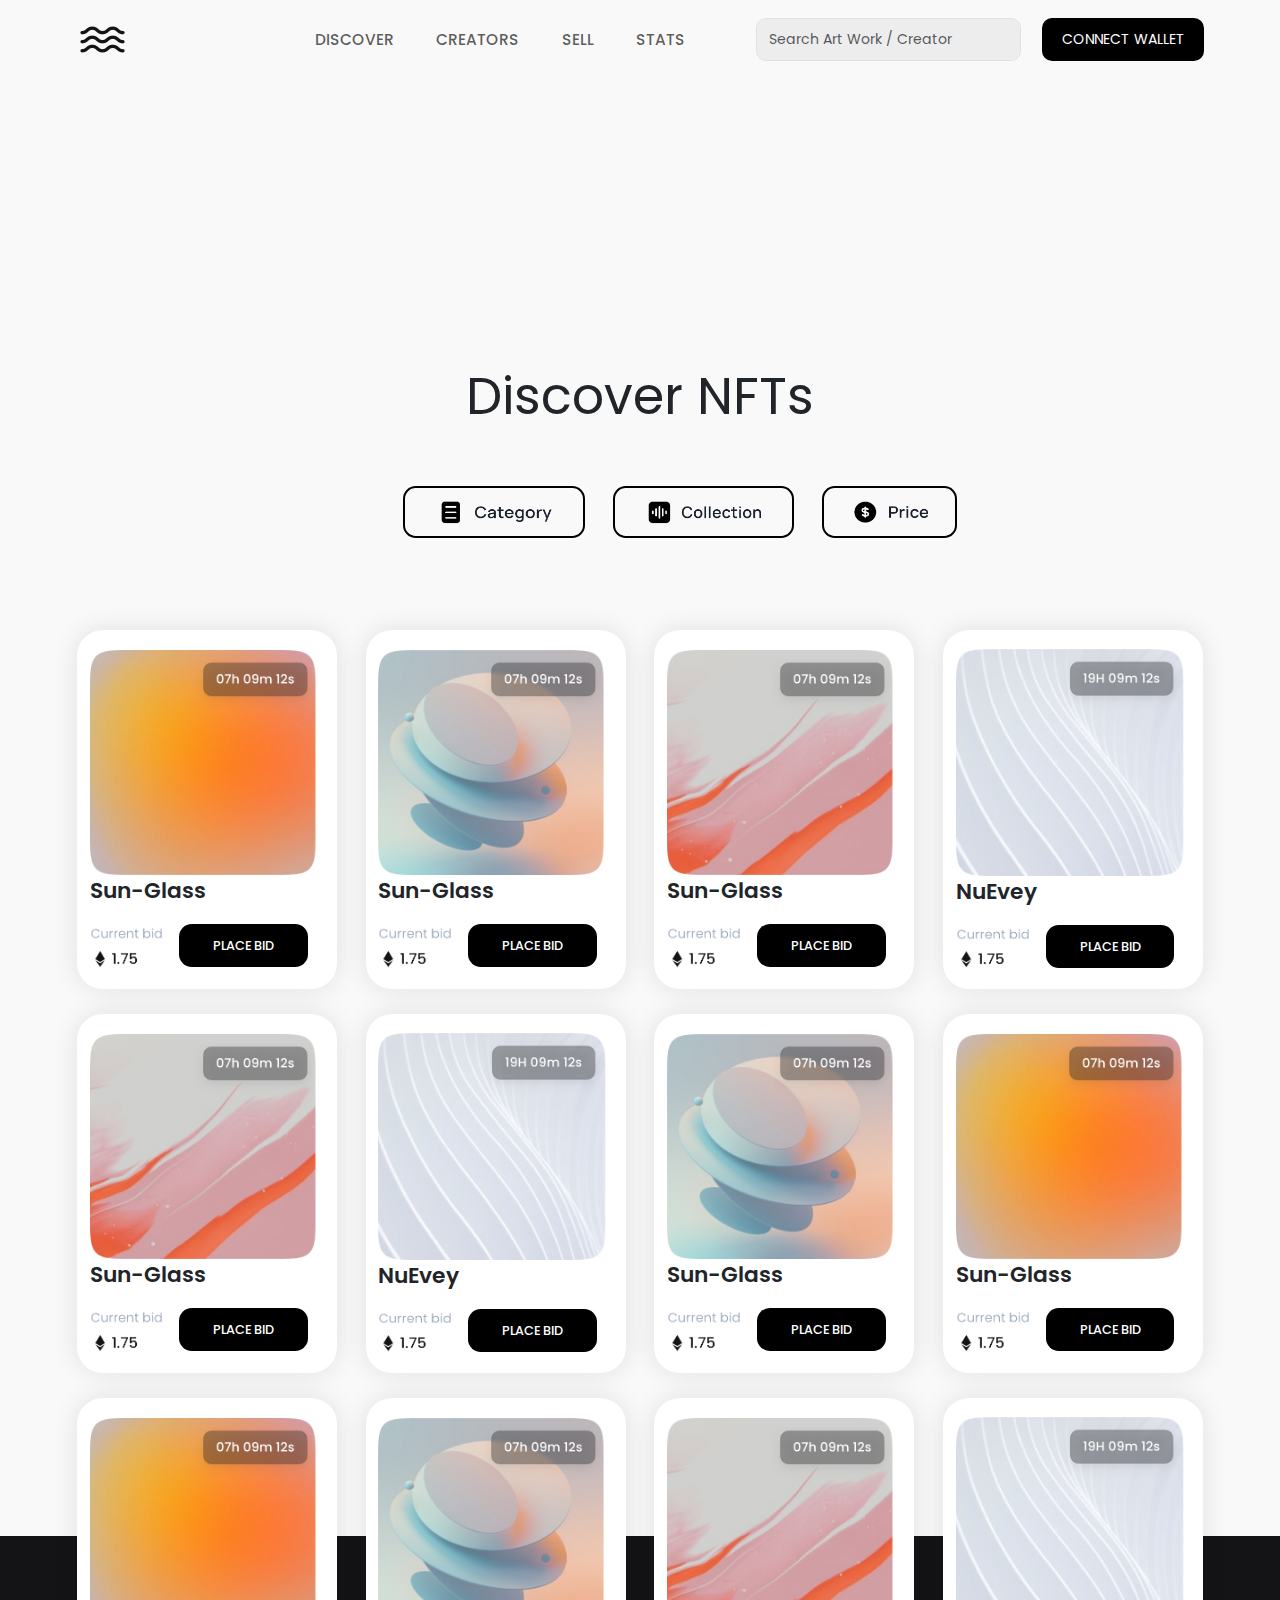
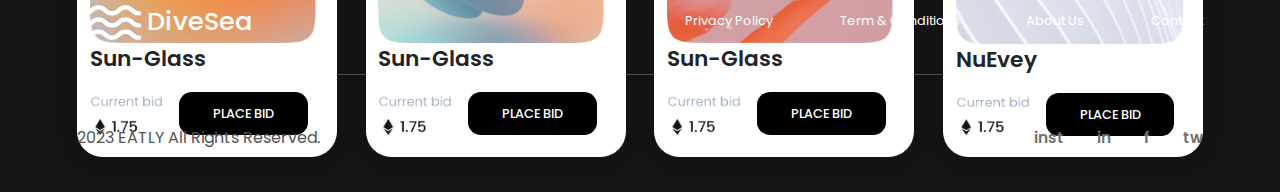
<file: discover.html>
<!DOCTYPE html>
<html lang="en">
<head>
    <meta charset="UTF-8">
    <meta name="viewport" content="width=device-width, initial-scale=1.0">
    <link rel="stylesheet" href="discover.css">
    <link rel="stylesheet" href="discover 1440px.css">
    <link rel="stylesheet" href="discover 1024px.css">
    <link rel="stylesheet" href="discover 768px.css">
    <link rel="stylesheet" href="discover 375px.css">
    <link rel="stylesheet" href="https://cdn.jsdelivr.net/npm/bootstrap@5.3.3/dist/css/bootstrap.min.css">
    <script src="	https://cdn.jsdelivr.net/npm/bootstrap@5.3.3/dist/js/bootstrap.bundle.min.js"></script>
    <title>Document</title>
</head>
<body>
    <div class="header">
        <nav class="navbar navbar-expand-md ">
            <div class="container-fluid">
              <a class="navbar-brand" href="index.html"><img src="img/1.png" alt=""></a>
              <button class="navbar-toggler" type="button" data-bs-toggle="offcanvas" data-bs-target="#offcanvasExample" aria-controls="offcanvasExample" aria-expanded="false" aria-label="Toggle navigation">
                <span class="navbar-toggler-icon"></span>
              </button>
    
              <div class="offcanvas offcanvas-end" tabindex="-1" id="offcanvasExample" aria-labelledby="offcanvasExampleLabel">
                <div class="offcanvas-header">
                  <button type="button" class="btn-close" data-bs-dismiss="offcanvas" aria-label="Close"></button>
                </div>
                <div class="offcanvas-body">
                  <div>
                    <a class="nav-link" id="nav-linke" href="discover.html">DISCOVER</a>
                    <a class="nav-link" id="nav-linke" href="creators.html">CREATORS</a>
                    <a class="nav-link" id="nav-linke" href="reg.html">SELL</a>
                    <a class="nav-link" id="nav-linke" href="stats.html">STATS</a>
                    <form class="d-flex2" role="search">
                      <input class="form-control me-2" type="search" placeholder="Search Art Work / Creator" aria-label="Search">
                      <button class="btn btn-primary" type="submit" >CONNECT WALLET</button>
                    </form>
                  </div>
                </div>
              </div>
    
    
    
              <div class="collapse navbar-collapse" id="navbarSupportedContent">
                <ul class="navbar-nav me-auto mb-2 mb-lg-0">
                  <li class="nav-item">
                    <a class="nav-link" href="discover.html">DISCOVER</a>
                  </li>
                  <li class="nav-item">
                    <a class="nav-link" href="creators.html">CREATORS</a>
                  </li>
                  <li class="nav-item">
                    <a class="nav-link" href="reg.html">SELL</a>
                  </li>
                  <li class="nav-item">
                    <a class="nav-link" href="stats.html">STATS</a>
                  </li>
                </ul>
                <form class="d-flex" role="search">
                  <input class="form-control me-2" type="search" placeholder="Search Art Work / Creator" aria-label="Search">
                  <button class="btn btn-primary" type="submit">CONNECT WALLET</button>
                </form>
              </div>
            </div>
          </nav>
      </div>
      <div class="body3">
        <p>Discover NFTs</p>
        <ul class="nav nav-pills mb-3" id="pills-tab" role="tablist" id="ul1">
          <li class="nav-item" role="presentation">
            <button class="nav-link active" id="pills-home-tab" data-bs-toggle="pill" data-bs-target="#pills-home" type="button" role="tab" aria-controls="pills-home" aria-selected="true">All</button>
          </li>
          <li class="nav-item" role="presentation">
            <button class="nav-link" id="pills-profile-tab" data-bs-toggle="pill" data-bs-target="#pills-profile" type="button" role="tab" aria-controls="pills-profile" aria-selected="false"><img src="img/tab1.png" alt=""></button>
          </li>
          <li class="nav-item" role="presentation">
            <button class="nav-link" id="pills-contact-tab" data-bs-toggle="pill" data-bs-target="#pills-contact" type="button" role="tab" aria-controls="pills-contact" aria-selected="false"><img src="img/tab2.png" alt=""></button>
          </li>
          <li class="nav-item" role="presentation">
            <button class="nav-link" id="pills-cont-tab" data-bs-toggle="pill" data-bs-target="#pills-cont" type="button" role="tab" aria-controls="pills-cont" aria-selected="false"><img src="img/tab3.png" alt="" id="tab3"></button>
          </li>
        </ul>
        <div class="tab-content" id="pills-tabContent">
          <div class="tab-pane fade show active" id="pills-home" role="tabpanel" aria-labelledby="pills-home-tab" tabindex="0">
           <div class="tab1">
            <div class="carus" id="hidec">
              <div class="car1">
                <img src="img/s1.png" alt="" id="carim1">
                <p>Sun-Glass</p>
                <div>
                  <img src="img/4.png" alt="" id="carim2">
                  <button>PLACE BID</button>
                </div>
              </div>
            </div>
            <div class="carus">
              <div class="car1">
                <img src="img/s2.png" alt="" id="carim1">
                <p>Sun-Glass</p>
                <div>
                  <img src="img/4.png" alt="" id="carim2">
                  <button>PLACE BID</button>
                </div>
              </div>
            </div>
            <div class="carus" id="hidecc">
              <div class="car1">
                <img src="img/s3.png" alt="" id="carim1">
                <p>Sun-Glass</p>
                <div>
                  <img src="img/4.png" alt="" id="carim2">
                  <button>PLACE BID</button>
                </div>
              </div>
            </div>
            <div class="carus" id="hidecc">
              <div class="car1">
                <img src="img/s4.png" alt="" id="carim1">
                <p>NuEvey</p>
                <div>
                  <img src="img/4.png" alt="" id="carim2">
                  <button>PLACE BID</button>
                </div>
              </div>
            </div>
           </div>
           <div class="tab1">
            <div class="carus" id="hidecc">
              <div class="car1">
                <img src="img/s3.png" alt="" id="carim1">
                <p>Sun-Glass</p>
                <div>
                  <img src="img/4.png" alt="" id="carim2">
                  <button>PLACE BID</button>
                </div>
              </div>
            </div>
            <div class="carus" id="hidec">
              <div class="car1">
                <img src="img/s4.png" alt="" id="carim1">
                <p>NuEvey</p>
                <div>
                  <img src="img/4.png" alt="" id="carim2">
                  <button>PLACE BID</button>
                </div>
              </div>
            </div>
            <div class="carus" id="hidecc">
              <div class="car1">
                <img src="img/s2.png" alt="" id="carim1">
                <p>Sun-Glass</p>
                <div>
                  <img src="img/4.png" alt="" id="carim2">
                  <button>PLACE BID</button>
                </div>
              </div>
            </div>
            <div class="carus">
              <div class="car1">
                <img src="img/s1.png" alt="" id="carim1">
                <p>Sun-Glass</p>
                <div>
                  <img src="img/4.png" alt="" id="carim2">
                  <button>PLACE BID</button>
                </div>
              </div>
            </div>
           </div>
           <div class="tab1">
            <div class="carus" id="hidec">
              <div class="car1">
                <img src="img/s1.png" alt="" id="carim1">
                <p>Sun-Glass</p>
                <div>
                  <img src="img/4.png" alt="" id="carim2">
                  <button>PLACE BID</button>
                </div>
              </div>
            </div>
            <div class="carus" id="hidecc">
              <div class="car1">
                <img src="img/s2.png" alt="" id="carim1">
                <p>Sun-Glass</p>
                <div>
                  <img src="img/4.png" alt="" id="carim2">
                  <button>PLACE BID</button>
                </div>
              </div>
            </div>
            <div class="carus">
              <div class="car1">
                <img src="img/s3.png" alt="" id="carim1">
                <p>Sun-Glass</p>
                <div>
                  <img src="img/4.png" alt="" id="carim2">
                  <button>PLACE BID</button>
                </div>
              </div>
            </div>
            <div class="carus" id="hidecc">
              <div class="car1">
                <img src="img/s4.png" alt="" id="carim1">
                <p>NuEvey</p>
                <div>
                  <img src="img/4.png" alt="" id="carim2">
                  <button>PLACE BID</button>
                </div>
              </div>
            </div>
           </div>
          </div>
    
    
    
          <div class="tab-pane fade" id="pills-profile" role="tabpanel" aria-labelledby="pills-profile-tab" tabindex="0">
            <div class="tab1">
              <div class="carus" id="hidec">
                <div class="car1">
                  <img src="img/s1.png" alt="" id="carim1">
                  <p>Sun-Glass</p>
                  <div>
                    <img src="img/4.png" alt="" id="carim2">
                    <button>PLACE BID</button>
                  </div>
                </div>
              </div>
              <div class="carus">
                <div class="car1">
                  <img src="img/s2.png" alt="" id="carim1">
                  <p>Sun-Glass</p>
                  <div>
                    <img src="img/4.png" alt="" id="carim2">
                    <button>PLACE BID</button>
                  </div>
                </div>
              </div>
              <div class="carus" id="hidecc">
                <div class="car1">
                  <img src="img/s3.png" alt="" id="carim1">
                  <p>Sun-Glass</p>
                  <div>
                    <img src="img/4.png" alt="" id="carim2">
                    <button>PLACE BID</button>
                  </div>
                </div>
              </div>
              <div class="carus" id="hidecc">
                <div class="car1">
                  <img src="img/s4.png" alt="" id="carim1">
                  <p>NuEvey</p>
                  <div>
                    <img src="img/4.png" alt="" id="carim2">
                    <button>PLACE BID</button>
                  </div>
                </div>
              </div>
             </div>
          </div>
    
    
    
          <div class="tab-pane fade" id="pills-contact" role="tabpanel" aria-labelledby="pills-contact-tab" tabindex="0">
            <div class="tab2">
              <div class="carus" id="hidecc">
                <div class="car1">
                  <img src="img/s1.png" alt="" id="carim1">
                  <p>Sun-Glass</p>
                  <div>
                    <img src="img/4.png" alt="" id="carim2">
                    <button>PLACE BID</button>
                  </div>
                </div>
              </div>
              <div class="carus" id="hidec">
                <div class="car1">
                  <img src="img/s4.png" alt="" id="carim1">
                  <p>NuEvey</p>
                  <div>
                    <img src="img/4.png" alt="" id="carim2">
                    <button>PLACE BID</button>
                  </div>
                </div>
              </div>
              <div class="carus">
                <div class="car1">
                  <img src="img/s3.png" alt="" id="carim1">
                  <p>Sun-Glass</p>
                  <div>
                    <img src="img/4.png" alt="" id="carim2">
                    <button>PLACE BID</button>
                  </div>
                </div>
              </div>
             </div>
          </div>
    
    
    
          <div class="tab-pane fade" id="pills-cont" role="tabpanel" aria-labelledby="pills-cont-tab" tabindex="0">
            <div class="tab1">
              <div class="carus" id="hidec">
                <div class="car1">
                  <img src="img/s1.png" alt="" id="carim1">
                  <p>Sun-Glass</p>
                  <div>
                    <img src="img/4.png" alt="" id="carim2">
                    <button>PLACE BID</button>
                  </div>
                </div>
              </div>
              <div class="carus" id="hidecc">
                <div class="car1">
                  <img src="img/s2.png" alt="" id="carim1">
                  <p>Sun-Glass</p>
                  <div>
                    <img src="img/4.png" alt="" id="carim2">
                    <button>PLACE BID</button>
                  </div>
                </div>
              </div>
              <div class="carus">
                <div class="car1">
                  <img src="img/s3.png" alt="" id="carim1">
                  <p>Sun-Glass</p>
                  <div>
                    <img src="img/4.png" alt="" id="carim2">
                    <button>PLACE BID</button>
                  </div>
                </div>
              </div>
              <div class="carus" id="hidecc">
                <div class="car1">
                  <img src="img/s4.png" alt="" id="carim1">
                  <p>NuEvey</p>
                  <div>
                    <img src="img/4.png" alt="" id="carim2">
                    <button>PLACE BID</button>
                  </div>
                </div>
              </div>
             </div>
             <div class="tab2">
              <div class="carus" id="hidecc">
                <div class="car1">
                  <img src="img/s3.png" alt="" id="carim1">
                  <p>Sun-Glass</p>
                  <div>
                    <img src="img/4.png" alt="" id="carim2">
                    <button>PLACE BID</button>
                  </div>
                </div>
              </div>
              <div class="carus" id="hidecc">
                <div class="car1">
                  <img src="img/s4.png" alt="" id="carim1">
                  <p>NuEvey</p>
                  <div>
                    <img src="img/4.png" alt="" id="carim2">
                    <button>PLACE BID</button>
                  </div>
                </div>
              </div>
              <div class="carus">
                <div class="car1">
                  <img src="img/s2.png" alt="" id="carim1">
                  <p>Sun-Glass</p>
                  <div>
                    <img src="img/4.png" alt="" id="carim2">
                    <button>PLACE BID</button>
                  </div>
                </div>
              </div>
             </div>
        </div>
      </div>
      </div>
      <div class="footer">
        <div class="fl1">
          <div>
            <img src="img/1.1.png" alt="">
            <p>DiveSea</p>
          </div>
          <div>
            <p>Privacy Policy</p>
            <p>Term & Conditions</p>
            <p>About Us</p>
            <p>Contact</p>
          </div>
        </div>
        <hr>
        <div class="fl2">
          <div>
            <p>2023 EATLY All Rights Reserved.</p>
          </div>
          <div>
            <a href="">inst</a>
            <a href="">in</a>
            <a href="">f</a>
            <a href="">tw</a>
          </div>
        </div>
      </div>
</body>
</html>
</file>
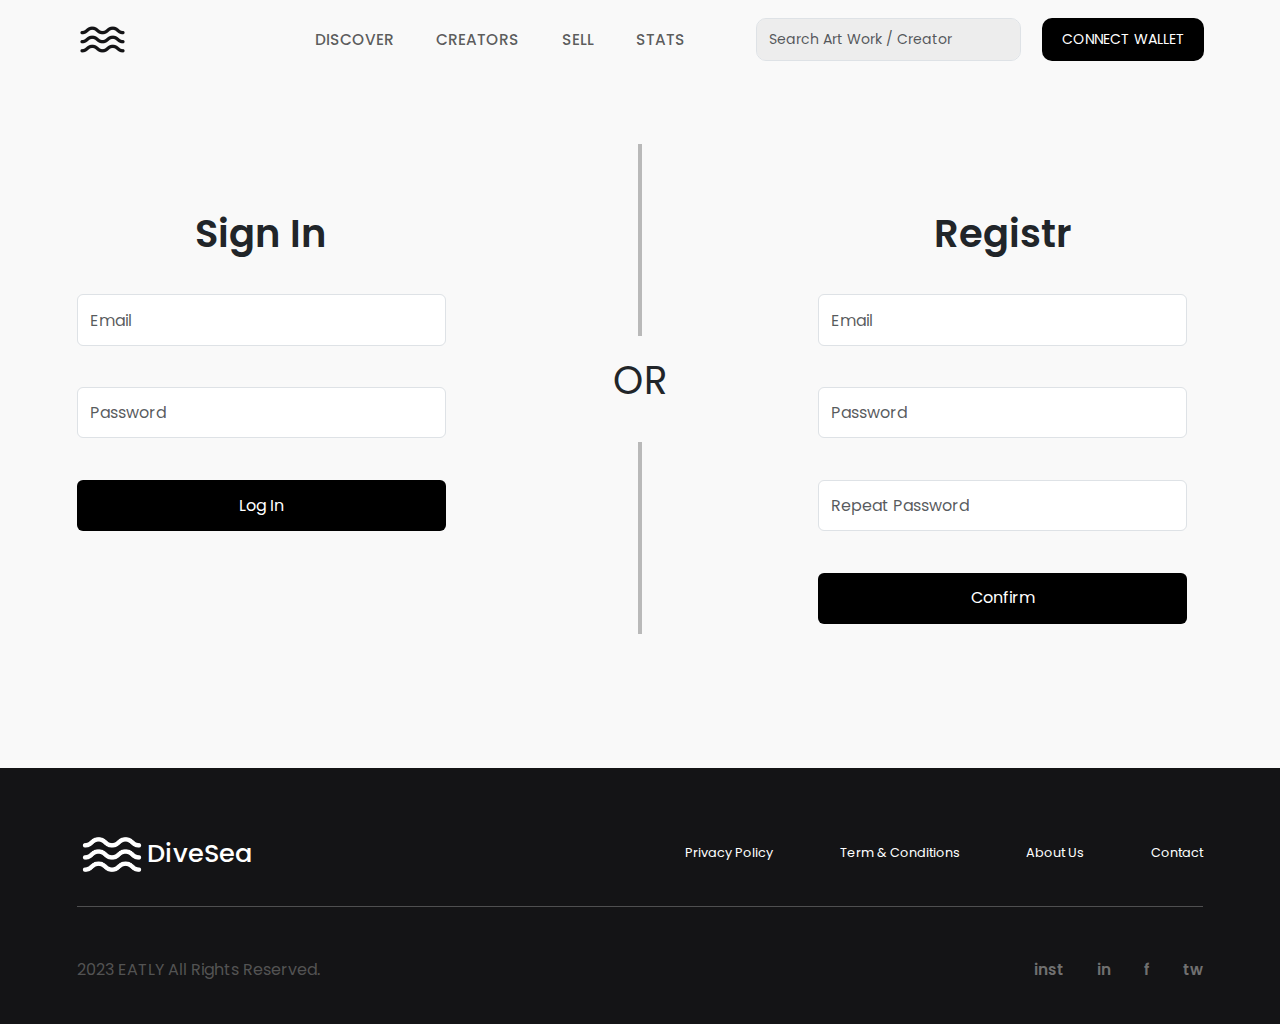
<file: reg.html>
<!DOCTYPE html>
<html lang="en">
<head>
    <meta charset="UTF-8">
    <meta name="viewport" content="width=device-width, initial-scale=1.0">
    <link rel="stylesheet" href="reg.css">
    <link rel="stylesheet" href="reg 1440px.css">
    <link rel="stylesheet" href="reg 1024px.css">
    <link rel="stylesheet" href="reg 768px.css">
    <link rel="stylesheet" href="reg 375px.css">
    <link rel="stylesheet" href="https://cdn.jsdelivr.net/npm/bootstrap@5.3.3/dist/css/bootstrap.min.css">
    <script src="	https://cdn.jsdelivr.net/npm/bootstrap@5.3.3/dist/js/bootstrap.bundle.min.js"></script>
    <title>Document</title>
</head>
<body>
    <div class="header">
        <nav class="navbar navbar-expand-md ">
            <div class="container-fluid">
              <a class="navbar-brand" href="index.html"><img src="img/1.png" alt=""></a>
              <button class="navbar-toggler" type="button" data-bs-toggle="offcanvas" data-bs-target="#offcanvasExample" aria-controls="offcanvasExample" aria-expanded="false" aria-label="Toggle navigation">
                <span class="navbar-toggler-icon"></span>
              </button>
    
              <div class="offcanvas offcanvas-end" tabindex="-1" id="offcanvasExample" aria-labelledby="offcanvasExampleLabel">
                <div class="offcanvas-header">
                  <button type="button" class="btn-close" data-bs-dismiss="offcanvas" aria-label="Close"></button>
                </div>
                <div class="offcanvas-body">
                  <div>
                    <a class="nav-link" id="nav-linke" href="discover.html">DISCOVER</a>
                    <a class="nav-link" id="nav-linke" href="creators.html">CREATORS</a>
                    <a class="nav-link" id="nav-linke" href="reg.html">SELL</a>
                    <a class="nav-link" id="nav-linke" href="stats.html">STATS</a>
                    <form class="d-flex2" role="search">
                      <input class="form-control me-2" type="search" placeholder="Search Art Work / Creator" aria-label="Search">
                      <button class="btn btn-primary" type="submit" >CONNECT WALLET</button>
                    </form>
                  </div>
                </div>
              </div>
    
    
    
              <div class="collapse navbar-collapse" id="navbarSupportedContent">
                <ul class="navbar-nav me-auto mb-2 mb-lg-0">
                  <li class="nav-item">
                    <a class="nav-link" href="discover.html">DISCOVER</a>
                  </li>
                  <li class="nav-item">
                    <a class="nav-link" href="creators.html">CREATORS</a>
                  </li>
                  <li class="nav-item">
                    <a class="nav-link" href="reg.html">SELL</a>
                  </li>
                  <li class="nav-item">
                    <a class="nav-link" href="stats.html">STATS</a>
                  </li>
                </ul>
                <form class="d-flex" role="search">
                  <input class="form-control me-2" type="search" placeholder="Search Art Work / Creator" aria-label="Search">
                  <button class="btn btn-primary" type="submit">CONNECT WALLET</button>
                </form>
              </div>
            </div>
          </nav>
      </div>
      <div class="body">
        <div class="aut">
          <form class="row g-3" id="row1">
            <p>Sign In</p>
            <div class="col-auto">
              <label for="inputEmail" class="visually-hidden">Email</label>
              <input type="email" class="form-control" id="inputPassword2" placeholder="Email">
            </div>
            <div class="col-auto">
              <label for="inputPassword2" class="visually-hidden">Password</label>
              <input type="password" class="form-control" id="inputPassword2" placeholder="Password">
            </div>
            <div class="col-auto">
              <button type="reset" class="btn btn-success btn-primary mb-3" id="bt1" onclick="showAlert('success')">Log In</button>
              <div id="alertContainera"></div>
            </div>
            <script>
              function showAlert(type) {
                  const cont = 
                      document.getElementById('alertContainera');
                  while (cont.firstChild) {
                      cont.removeChild(cont.firstChild);
                  }
                  cont.appendChild(document.createElement('br'));
                  const msg = 
                      "This is a " + 
                      type + " Sign In alert.";
                  const aDiv = document.createElement('div');
                  aDiv.classList.
                      add('alert', 'alert-' + 
                          type, 'alert-dismissible', 
                          'fade', 'show');
                  aDiv.setAttribute('role', 'alert');
                  aDiv.innerHTML = 
                  '<strong>' + 
                      type.charAt(0).toUpperCase() + type.slice(1) + 
                  '!</strong> ' + msg +
                  `<button type="button"
                      class="btn-close" data-bs-dismiss="alert"
                      aria-label="Close">
                  </button>`;
                  cont.appendChild(aDiv);
                  setTimeout(function () {
                      aDiv.classList.remove('show');
                  }, 3000);
              }
          </script>
          </form>
        </div>
        
        <div class="hr">
        <hr>
        <p>OR</p>
        <hr>
        </div>
        
        <div class="reg">
          <form class="row g-3" id="row2">
            <p>Registr</p>
            <div class="col-auto">
              <label for="inputEmail" class="visually-hidden">Email</label>
              <input type="email" class="form-control" id="inputPassword2" placeholder="Email">
            </div>
            <div class="col-auto">
              <label for="inputPassword2" class="visually-hidden">Password</label>
              <input type="password" class="form-control" id="inputPassword2" placeholder="Password">
            </div>
            <div class="col-auto">
              <label for="inputPassword2" class="visually-hidden">Password</label>
              <input type="password" class="form-control" id="inputPassword2" placeholder="Repeat Password">
            </div>
            <div class="col-auto">
              <button type="button" class="btn btn-success btn-primary mb-3" id="bt1" onclick="showAlert('success')">Confirm</button>
              <div id="alertContainert"></div>
            </div>
             <script>
              function showAlert(type) {
                  const cont = 
                      document.getElementById('alertContainera');
                  while (cont.firstChild) {
                      cont.removeChild(cont.firstChild);
                  }
                  cont.appendChild(document.createElement('br'));
                  const msg = 
                      "This is a " + 
                      type + " Sign In alert.";
                  const aDiv = document.createElement('div');
                  aDiv.classList.
                      add('alert', 'alert-' + 
                          type, 'alert-dismissible', 
                          'fade', 'show');
                  aDiv.setAttribute('role', 'alert');
                  aDiv.innerHTML = 
                  '<strong>' + 
                      type.charAt(0).toUpperCase() + type.slice(1) + 
                  '!</strong> ' + msg +
                  `<button type="button"
                      class="btn-close" data-bs-dismiss="alert"
                      aria-label="Close">
                  </button>`;
                  cont.appendChild(aDiv);
                  setTimeout(function () {
                      aDiv.classList.remove('show');
                  }, 3000);
              }
          </script>
          </form>
        </div>
      </div>



      <div class="footer">
        <div class="fl1">
          <div>
            <img src="img/1.1.png" alt="">
            <p>DiveSea</p>
          </div>
          <div>
            <p>Privacy Policy</p>
            <p>Term & Conditions</p>
            <p>About Us</p>
            <p>Contact</p>
          </div>
        </div>
        <hr>
        <div class="fl2">
          <div>
            <p>2023 EATLY All Rights Reserved.</p>
          </div>
          <div>
            <a href="">inst</a>
            <a href="">in</a>
            <a href="">f</a>
            <a href="">tw</a>
          </div>
        </div>
      </div>
</body>
</html>
</file>
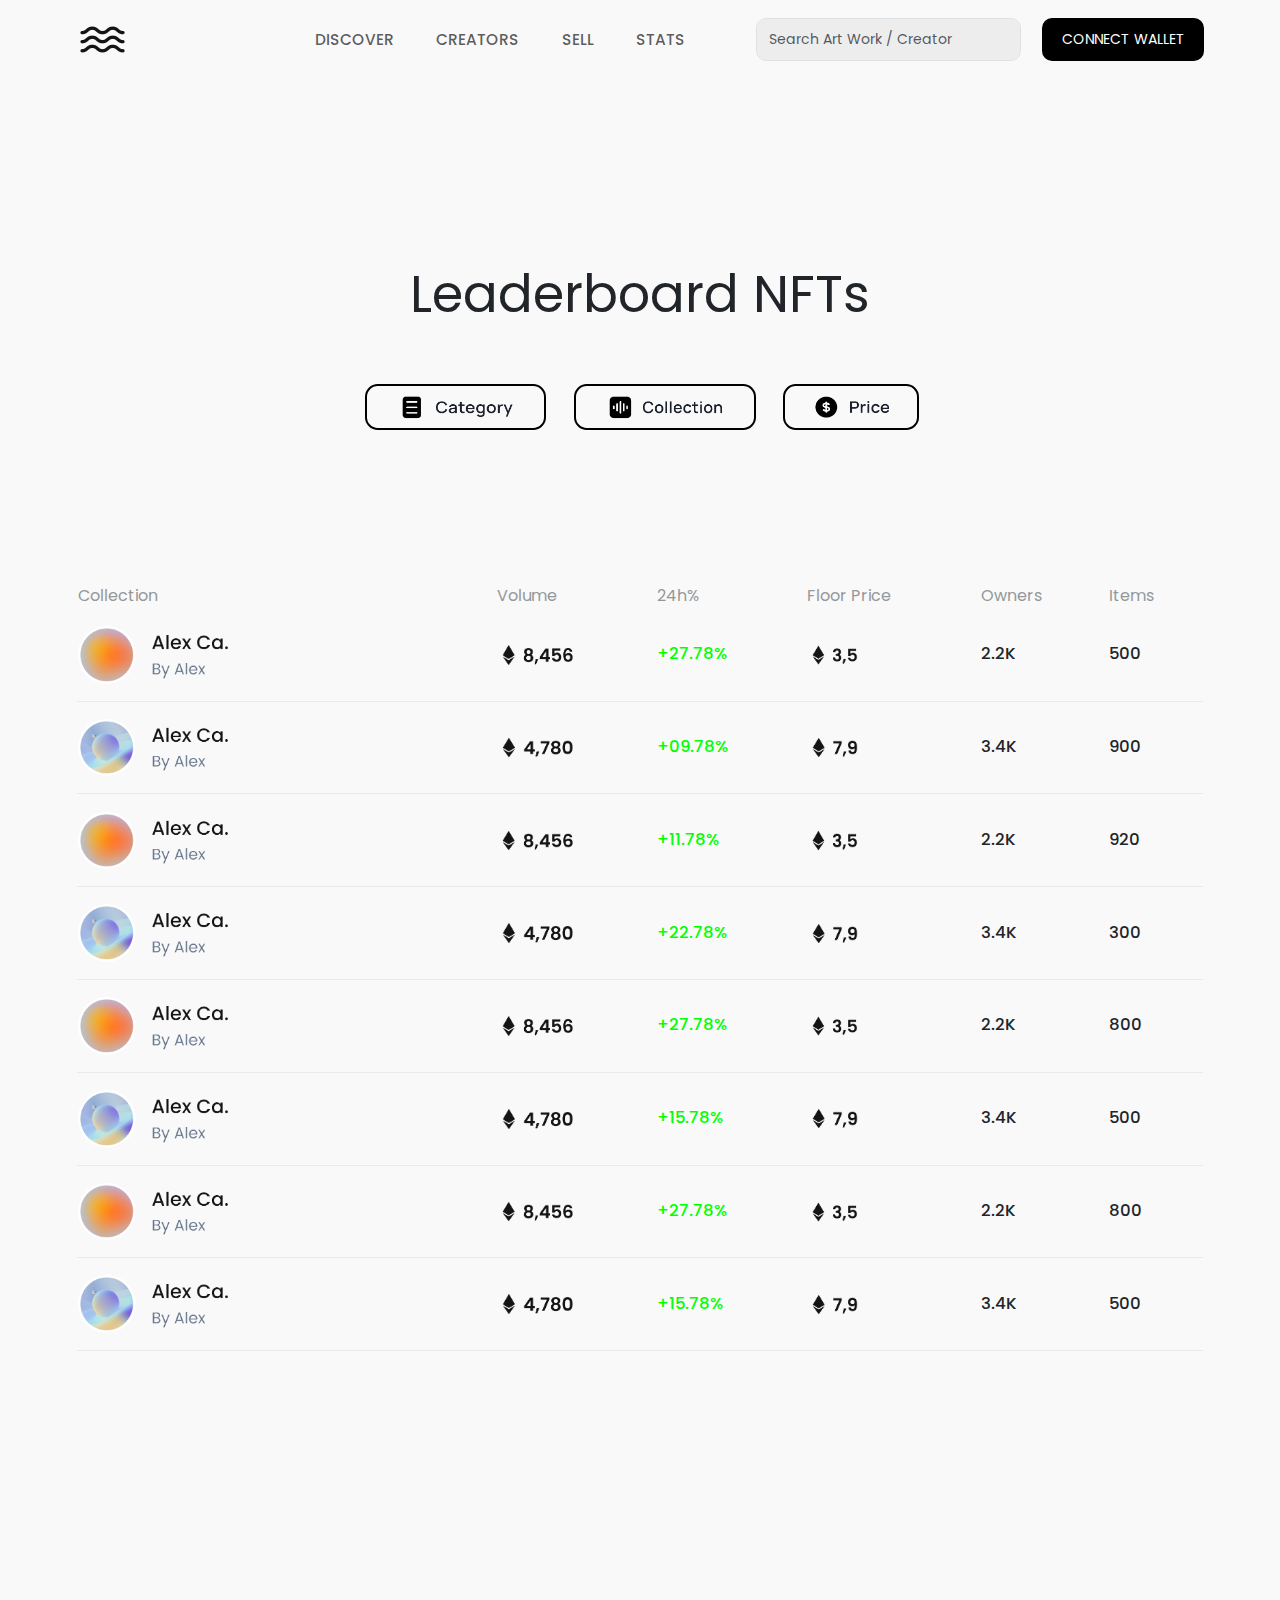
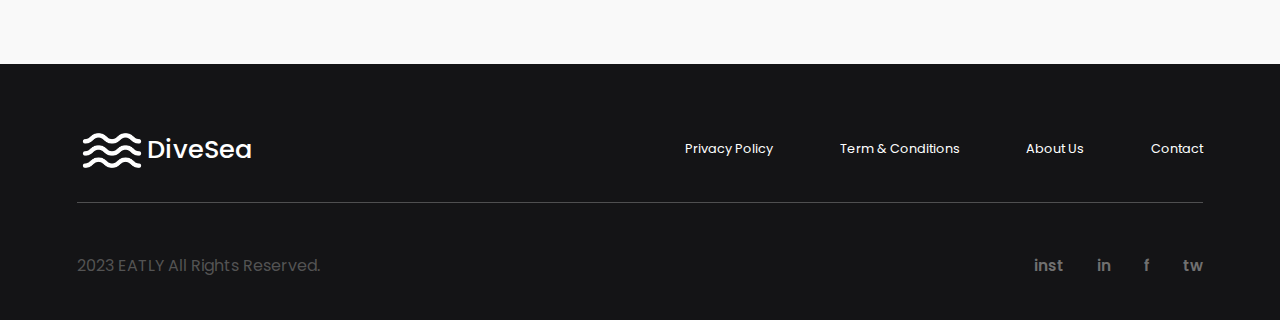
<file: stats.html>
<!DOCTYPE html>
<html lang="en">
<head>
    <meta charset="UTF-8">
    <meta name="viewport" content="width=device-width, initial-scale=1.0">
    <link rel="stylesheet" href="stats.css">
    <link rel="stylesheet" href="stats 1440px.css">
    <link rel="stylesheet" href="stats 1024px.css">
    <link rel="stylesheet" href="stats 768px.css">
    <link rel="stylesheet" href="stats 375px.css">
    <link rel="stylesheet" href="https://cdn.jsdelivr.net/npm/bootstrap@5.3.3/dist/css/bootstrap.min.css">
    <script src="	https://cdn.jsdelivr.net/npm/bootstrap@5.3.3/dist/js/bootstrap.bundle.min.js"></script>
    <title>Document</title>
</head>
<body>
    <div class="header">
        <nav class="navbar navbar-expand-md ">
            <div class="container-fluid">
              <a class="navbar-brand" href="index.html"><img src="img/1.png" alt=""></a>
              <button class="navbar-toggler" type="button" data-bs-toggle="offcanvas" data-bs-target="#offcanvasExample" aria-controls="offcanvasExample" aria-expanded="false" aria-label="Toggle navigation">
                <span class="navbar-toggler-icon"></span>
              </button>
    
              <div class="offcanvas offcanvas-end" tabindex="-1" id="offcanvasExample" aria-labelledby="offcanvasExampleLabel">
                <div class="offcanvas-header">
                  <button type="button" class="btn-close" data-bs-dismiss="offcanvas" aria-label="Close"></button>
                </div>
                <div class="offcanvas-body">
                  <div>
                    <a class="nav-link" id="nav-linke" href="discover.html">DISCOVER</a>
                    <a class="nav-link" id="nav-linke" href="creators.html">CREATORS</a>
                    <a class="nav-link" id="nav-linke" href="reg.html">SELL</a>
                    <a class="nav-link" id="nav-linke" href="stats.html">STATS</a>
                    <form class="d-flex2" role="search">
                      <input class="form-control me-2" type="search" placeholder="Search Art Work / Creator" aria-label="Search">
                      <button class="btn btn-primary" type="submit" >CONNECT WALLET</button>
                    </form>
                  </div>
                </div>
              </div>
    
    
    
              <div class="collapse navbar-collapse" id="navbarSupportedContent">
                <ul class="navbar-nav me-auto mb-2 mb-lg-0">
                  <li class="nav-item">
                    <a class="nav-link" href="discover.html">DISCOVER</a>
                  </li>
                  <li class="nav-item">
                    <a class="nav-link" href="creators.html">CREATORS</a>
                  </li>
                  <li class="nav-item">
                    <a class="nav-link" href="reg.html">SELL</a>
                  </li>
                  <li class="nav-item">
                    <a class="nav-link" href="stats.html">STATS</a>
                  </li>
                </ul>
                <form class="d-flex" role="search">
                  <input class="form-control me-2" type="search" placeholder="Search Art Work / Creator" aria-label="Search">
                  <button class="btn btn-primary" type="submit">CONNECT WALLET</button>
                </form>
              </div>
            </div>
          </nav>
      </div>
      </div>
      <div class="body2">
        <p>Leaderboard NFTs</p>
        <ul class="nav nav-pills mb-3" id="pills-tab" role="tablist" id="ul1">
            <li class="nav-item" role="presentation">
              <button class="nav-link active" id="pills-home-tab" data-bs-toggle="pill" data-bs-target="#pills-home" type="button" role="tab" aria-controls="pills-home" aria-selected="true">All</button>
            </li>
            <li class="nav-item" role="presentation">
              <button class="nav-link" id="pills-profile-tab" data-bs-toggle="pill" data-bs-target="#pills-profile" type="button" role="tab" aria-controls="pills-profile" aria-selected="false"><img src="img/tab1.png" alt=""></button>
            </li>
            <li class="nav-item" role="presentation">
              <button class="nav-link" id="pills-contact-tab" data-bs-toggle="pill" data-bs-target="#pills-contact" type="button" role="tab" aria-controls="pills-contact" aria-selected="false"><img src="img/tab2.png" alt=""></button>
            </li>
            <li class="nav-item" role="presentation">
              <button class="nav-link" id="pills-cont-tab" data-bs-toggle="pill" data-bs-target="#pills-cont" type="button" role="tab" aria-controls="pills-cont" aria-selected="false"><img src="img/tab3.png" alt="" id="tab3"></button>
            </li>
          </ul>
          <div class="tab-content" id="pills-tabContent">
            <div class="tab-pane fade show active" id="pills-home" role="tabpanel" aria-labelledby="pills-home-tab" tabindex="0">
                <table>
                    <thead>
                      <tr>
                        <td>Collection</td>
                        <td>Volume</td>
                        <td id="hidec">24h%</td>
                        <td id="hidec">Floor Price</td>
                        <td id="hidec">Owners</td>
                        <td id="hidec">Items</td>
                      </tr>
                    </thead>
                    <tbody>
                      <tr>
                        <td><img src="img/t1.png" alt="" id="tdimg1"></td>
                        <td><img src="img/t1.2.png" alt="" id="tdimg2"></td>
                        <td id="gr">+27.78%</td>
                        <td id="hidec"><img src="img/t1.3.png" alt="" id="tdimg3"></td>
                        <td id="it">2.2K</td>
                        <td id="it">500</td>
                      </tr>
                      <tr>
                        <td><img src="img/t2.png" alt="" id="tdimg1"></td>
                        <td><img src="img/t2.2.png" alt="" id="tdimg2"></td>
                        <td id="gr">+09.78%</td>
                        <td id="hidec"><img src="img/t2.3.png" alt="" id="tdimg3"></td>
                        <td id="it">3.4K</td>
                        <td id="it">900</td>
                      </tr>
                      <tr>
                        <td><img src="img/t1.png" alt="" id="tdimg1"></td>
                        <td><img src="img/t1.2.png" alt="" id="tdimg2"></td>
                        <td id="gr">+11.78%</td>
                        <td id="hidec"><img src="img/t1.3.png" alt="" id="tdimg3"></td>
                        <td id="it">2.2K</td>
                        <td id="it">920</td>
                      </tr>
                      <tr>
                        <td><img src="img/t2.png" alt="" id="tdimg1"></td>
                        <td><img src="img/t2.2.png" alt="" id="tdimg2"></td>
                        <td id="gr">+22.78%</td>
                        <td id="hidec"><img src="img/t2.3.png" alt="" id="tdimg3"></td>
                        <td id="it">3.4K</td>
                        <td id="it">300</td>
                      </tr>
                      <tr>
                          <td><img src="img/t1.png" alt="" id="tdimg1"></td>
                          <td><img src="img/t1.2.png" alt="" id="tdimg2"></td>
                          <td id="gr">+27.78%</td>
                          <td id="hidec"><img src="img/t1.3.png" alt="" id="tdimg3"></td>
                          <td id="it">2.2K</td>
                          <td id="it">800</td>
                        </tr>
                        <tr>
                          <td><img src="img/t2.png" alt="" id="tdimg1"></td>
                          <td><img src="img/t2.2.png" alt="" id="tdimg2"></td>
                          <td id="gr">+15.78%</td>
                          <td id="hidec"><img src="img/t2.3.png" alt="" id="tdimg3"></td>
                          <td id="it">3.4K</td>
                          <td id="it">500</td>
                        </tr>
                        <tr>
                          <td><img src="img/t1.png" alt="" id="tdimg1"></td>
                          <td><img src="img/t1.2.png" alt="" id="tdimg2"></td>
                          <td id="gr">+27.78%</td>
                          <td id="hidec"><img src="img/t1.3.png" alt="" id="tdimg3"></td>
                          <td id="it">2.2K</td>
                          <td id="it">800</td>
                        </tr>
                        <tr>
                          <td><img src="img/t2.png" alt="" id="tdimg1"></td>
                          <td><img src="img/t2.2.png" alt="" id="tdimg2"></td>
                          <td id="gr">+15.78%</td>
                          <td id="hidec"><img src="img/t2.3.png" alt="" id="tdimg3"></td>
                          <td id="it">3.4K</td>
                          <td id="it">500</td>
                        </tr>
                    </tbody>
                  </table>
            </div>
      
      
      
            <div class="tab-pane fade" id="pills-profile" role="tabpanel" aria-labelledby="pills-profile-tab" tabindex="0">
                <table>
                    <thead>
                      <tr>
                        <td>Collection</td>
                        <td>Volume</td>
                        <td>24h%</td>
                        <td>Floor Price</td>
                        <td>Owners</td>
                        <td>Items</td>
                      </tr>
                    </thead>
                    <tbody>
                      <tr>
                        <td><img src="img/t1.png" alt="" id="tdimg1"></td>
                        <td><img src="img/t1.2.png" alt="" id="tdimg2"></td>
                        <td id="gr">+27.78%</td>
                        <td><img src="img/t1.3.png" alt="" id="tdimg3"></td>
                        <td id="it">2.2K</td>
                        <td id="it">500</td>
                      </tr>
                      <tr>
                        <td><img src="img/t2.png" alt="" id="tdimg1"></td>
                        <td><img src="img/t2.2.png" alt="" id="tdimg2"></td>
                        <td id="gr">+09.78%</td>
                        <td><img src="img/t2.3.png" alt="" id="tdimg3"></td>
                        <td id="it">3.4K</td>
                        <td id="it">900</td>
                      </tr>
                      <tr>
                        <td><img src="img/t1.png" alt="" id="tdimg1"></td>
                        <td><img src="img/t1.2.png" alt="" id="tdimg2"></td>
                        <td id="gr">+11.78%</td>
                        <td><img src="img/t1.3.png" alt="" id="tdimg3"></td>
                        <td id="it">2.2K</td>
                        <td id="it">920</td>
                      </tr>
                      <tr>
                        <td><img src="img/t2.png" alt="" id="tdimg1"></td>
                        <td><img src="img/t2.2.png" alt="" id="tdimg2"></td>
                        <td id="gr">+22.78%</td>
                        <td><img src="img/t2.3.png" alt="" id="tdimg3"></td>
                        <td id="it">3.4K</td>
                        <td id="it">300</td>
                      </tr>
                      <tr>
                          <td><img src="img/t1.png" alt="" id="tdimg1"></td>
                          <td><img src="img/t1.2.png" alt="" id="tdimg2"></td>
                          <td id="gr">+27.78%</td>
                          <td><img src="img/t1.3.png" alt="" id="tdimg3"></td>
                          <td id="it">2.2K</td>
                          <td id="it">800</td>
                        </tr>
                        <tr>
                          <td><img src="img/t2.png" alt="" id="tdimg1"></td>
                          <td><img src="img/t2.2.png" alt="" id="tdimg2"></td>
                          <td id="gr">+15.78%</td>
                          <td><img src="img/t2.3.png" alt="" id="tdimg3"></td>
                          <td id="it">3.4K</td>
                          <td id="it">500</td>
                        </tr>
                    </tbody>
                  </table>
            </div>
      
      
      
            <div class="tab-pane fade" id="pills-contact" role="tabpanel" aria-labelledby="pills-contact-tab" tabindex="0">
                <table>
                    <thead>
                      <tr>
                        <td>Collection</td>
                        <td>Volume</td>
                        <td>24h%</td>
                        <td>Floor Price</td>
                        <td>Owners</td>
                        <td>Items</td>
                      </tr>
                    </thead>
                    <tbody>
                      <tr>
                        <td><img src="img/t1.png" alt="" id="tdimg1"></td>
                        <td><img src="img/t1.2.png" alt="" id="tdimg2"></td>
                        <td id="gr">+27.78%</td>
                        <td><img src="img/t1.3.png" alt="" id="tdimg3"></td>
                        <td id="it">2.2K</td>
                        <td id="it">500</td>
                      </tr>                
                      <tr>
                        <td><img src="img/t2.png" alt="" id="tdimg1"></td>
                        <td><img src="img/t2.2.png" alt="" id="tdimg2"></td>
                        <td id="gr">+22.78%</td>
                        <td><img src="img/t2.3.png" alt="" id="tdimg3"></td>
                        <td id="it">3.4K</td>
                        <td id="it">300</td>
                      </tr>
                        <tr>
                          <td><img src="img/t2.png" alt="" id="tdimg1"></td>
                          <td><img src="img/t2.2.png" alt="" id="tdimg2"></td>
                          <td id="gr">+15.78%</td>
                          <td><img src="img/t2.3.png" alt="" id="tdimg3"></td>
                          <td id="it">3.4K</td>
                          <td id="it">500</td>
                        </tr>
                        <tr>
                          <td><img src="img/t1.png" alt="" id="tdimg1"></td>
                          <td><img src="img/t1.2.png" alt="" id="tdimg2"></td>
                          <td id="gr">+27.78%</td>
                          <td><img src="img/t1.3.png" alt="" id="tdimg3"></td>
                          <td id="it">2.2K</td>
                          <td id="it">800</td>
                        </tr>
                        <tr>
                          <td><img src="img/t2.png" alt="" id="tdimg1"></td>
                          <td><img src="img/t2.2.png" alt="" id="tdimg2"></td>
                          <td id="gr">+15.78%</td>
                          <td><img src="img/t2.3.png" alt="" id="tdimg3"></td>
                          <td id="it">3.4K</td>
                          <td id="it">500</td>
                        </tr>
                    </tbody>
                  </table>
            </div>
      
      
      
            <div class="tab-pane fade" id="pills-cont" role="tabpanel" aria-labelledby="pills-cont-tab" tabindex="0">
                <table>
                    <thead>
                      <tr>
                        <td>Collection</td>
                        <td>Volume</td>
                        <td>24h%</td>
                        <td>Floor Price</td>
                        <td>Owners</td>
                        <td>Items</td>
                      </tr>
                    </thead>
                    <tbody>
                      <tr>
                        <td><img src="img/t1.png" alt="" id="tdimg1"></td>
                        <td><img src="img/t1.2.png" alt="" id="tdimg2"></td>
                        <td id="gr">+27.78%</td>
                        <td><img src="img/t1.3.png" alt="" id="tdimg3"></td>
                        <td id="it">2.2K</td>
                        <td id="it">500</td>
                      </tr>
                      <tr>
                        <td><img src="img/t2.png" alt="" id="tdimg1"></td>
                        <td><img src="img/t2.2.png" alt="" id="tdimg2"></td>
                        <td id="gr">+09.78%</td>
                        <td><img src="img/t2.3.png" alt="" id="tdimg3"></td>
                        <td id="it">3.4K</td>
                        <td id="it">900</td>
                      </tr>
                      <tr>
                        <td><img src="img/t1.png" alt="" id="tdimg1"></td>
                        <td><img src="img/t1.2.png" alt="" id="tdimg2"></td>
                        <td id="gr">+11.78%</td>
                        <td><img src="img/t1.3.png" alt="" id="tdimg3"></td>
                        <td id="it">2.2K</td>
                        <td id="it">920</td>
                      </tr>
                      <tr>
                        <td><img src="img/t2.png" alt="" id="tdimg1"></td>
                        <td><img src="img/t2.2.png" alt="" id="tdimg2"></td>
                        <td id="gr">+22.78%</td>
                        <td><img src="img/t2.3.png" alt="" id="tdimg3"></td>
                        <td id="it">3.4K</td>
                        <td id="it">300</td>
                      </tr>
                    </tbody>
                  </table>
            </div>
          </div>
      </div>
      <div class="footer">
        <div class="fl1">
          <div>
            <img src="img/1.1.png" alt="">
            <p>DiveSea</p>
          </div>
          <div>
            <p>Privacy Policy</p>
            <p>Term & Conditions</p>
            <p>About Us</p>
            <p>Contact</p>
          </div>
        </div>
        <hr>
        <div class="fl2">
          <div>
            <p>2023 EATLY All Rights Reserved.</p>
          </div>
          <div>
            <a href="">inst</a>
            <a href="">in</a>
            <a href="">f</a>
            <a href="">tw</a>
          </div>
        </div>
      </div>
</body>
</html>
</file>
<file: Main.css>
@import url('https://fonts.googleapis.com/css2?family=Poppins:ital,wght@0,100;0,200;0,300;0,400;0,500;0,600;0,700;0,800;0,900;1,100;1,200;1,300;1,400;1,500;1,600;1,700;1,800;1,900&display=swap');
body{
    background-color: #F9F9F9;
}
*{
    font-family:"Poppins";
    /* outline: 4px solid green !important; */
}
.header{
    height: 50vw;
    background-color: #F9F9F9;
}
.navbar-brand{
    padding-right: 3vw;
}
.navbar{
    margin-top: 0vw;
    margin-right: 5vw;
    margin-left: 5vw;
}
.container-fluid{
    padding-right: 200px;
}
.navbar-nav{
    width: 43%;
    display: flex;
    justify-content: space-between;
}
.navbar a{
    font-size: 1.2vw;
    font-weight: 500;
}
.navbar a:hover{
    color: #0d6efd;
    font-weight: 500;
}
.navbar img{
    width: 53px;
}
#dolar20{
    font-weight: 600;
    color: black;
}
.d-flex{
    width: 50%;
    height: 3.4vw;
}
.d-flex input{
    font-size: 1.1vw;
    width: 90%;
    border-radius: 10px;
    background-color: #EDEDED;
}
.d-flex button{
    font-size: 1.1vw;
    border: none;
    margin-left: 1vw;
    border-radius: 10px;
    width: 53%;
    background-color: black;
    color: white;
}
.offcanvas{
    display: none;
}
.offcanvas-body div{
    display: none;
}
.offcanvas-title{
    display: none;
}
.dropdown-menu{
    display: none;   
}
.dropdown{
    display: none;
}



.ft{
    
    width: 100%;
    display: flex;
    flex-direction: row;
    
}
.ft img{
    
    width: 55%;
    
    
}
.discover{
    margin-top: 4vw;
    padding-left: 5.8vw;
    margin-right: 5%;
}
#p1{
    max-width: 560px;
    font-size: 5vw;
    font-weight: 600;
}
#p2{
    max-width: 560px;
    color: #676767;
}
.ft button:first-child{
    margin-top: 2vw;
    height: 3.4vw;
    border-radius:0.5vw ;
    border: none;
    background-color: black;
    color: white;
    font-weight: 500;
    font-size: 1vw;
    width: 30%;
}
.ft button:last-child{
    margin-left: 1vw;
    height: 3.4vw;
    border-radius:0.5vw ;
    border: 0.2vw solid black;
    background-color: white;
    font-weight: 500;
    font-size: 1vw;
    width: 25%;
}
.ft button:hover{
    height: 3.4vw;
    border-radius:0.5vw ;
    border: none;
    background-color:#0d6efd;
    transition: 0.3s;
    color: white;
    font-weight: 500;
    font-size: 1vw;
    animation-name: but;
    animation-duration: 0.4s;
    
}
@keyframes but{
    from{
        
    }
    to{
        
    }
}


/* modal----------------------- */
#btnclose{
    margin-left: 58%;
    height: 2vw;
    width: 2vw;
}
#btnclose:hover{
    margin-left: 58%;
    height: 2vw;
    width: 2vw;
    background-color: #0d6efd;
    border: 0.2vw solid gray;
}
#save{
    margin-top: 2vw;
    height: 3.4vw;
    border-radius:0.5vw ;
    border: none;
    background-color: black;
    color: white;
    font-weight: 500;
    font-size: 1vw;
    width: 30%;
}
#save:hover{
    height: 3.4vw;
    border-radius:0.5vw ;
    border: none;
    background-color:#0d6efd;
    transition: 0.3s;
    color: white;
    font-weight: 500;
    font-size: 1vw;
    animation-name: but;
    animation-duration: 0.4s;
}
/* modal----------------------- */
.art{
    width: 100%;
    margin-top: 4vw;
    display: flex;
    flex-direction: row;
    justify-content: space-between;
}
.art1 p:first-child{
    
    font-size: 3vw;
    font-weight: 500;
}
.art1 p:last-child{
    margin-top: -1vw;
    color: #848586;
    font-size: 1vw;
}











.body1{
    height: 60vw;
    background-color: #EDF2F7;
    max-height: 870px;
}
#p3{
    color: #C5C5C5;
    font-size: 4vw;
    text-align: center;
    padding-top: 4vw;
}
.carousel{
    margin-top: 4vw;
}
#cia{
    padding-top: 2vw;
    margin-left: 1vw;
    height: 30vw;
    width: 100%;
    display: flex;
    flex-direction: row;
}
.carus{
    box-shadow: 0px 0px 2vw rgba(0, 0, 0, 0.1);
    margin-left: 2vw;
    align-items: center;
    padding: 1vw;
    height: 26vw;
    max-height: 400px;
    border-radius: 2vw;
    width: 120%;
    max-width:260px ;
    background-color: white;
    display: flex;
    justify-content: space-between;
}
.carousel-indicators{
    background-color: #0d6efd;
    color: #0d6efd;
}
.carousel-indicators button{
    background-color: #0d6efd;
    color: #0d6efd;
}
.car1{
    width: 100%;
}
.car1 div{
    width: 100%;
    display: flex;
    flex-direction: row;
}
#carim1{
    width: 15vw;
    max-width: 230px;
}
.car1 p{
    font-size: 1.7vw;
    font-weight: 600;
}
.carousel-item{
    display: flex;
    width: 130px;
    justify-content: space-between;
}
#carim2{
    width: 6vw;
    max-width: 90px;
}
.car1 button{
    margin-left: 1vw;
    height: 3.4vw;
    border-radius: 1vw;
    border: none;
    background-color: black;
    color: white;
    font-weight: 500;
    font-size: 1vw;
    width: 55%;
}
.car1 button:hover{
    margin-left: 1vw;
    height: 3.4vw;
    border-radius:10px ;
    border: none;
    background-color:#0d6efd;
    transition: 0.3s;
    color: white;
    font-weight: 500;
    font-size: 1vw;
    width: 55%;
}


.arrow{
    height: 4vw;
    width: 10%;
    border-radius: 20px;
    background-color: #575454;
    margin-top: 2vw;
    margin-left: 45%;
    display: flex;
    align-items: center;
    justify-content: space-evenly;
}
#bt1{
    height: 3vw;
    width: 3vw;
    color: black;
    background-color: none;
    position: relative;
}
#bt2{
    position: relative;
    height: 3vw;
    width: 3vw;
    
    color: black;
    background-color: none;
}
#bt1 span{
    color: black;
}
#bt2 .carousel-control-next-icon{
    color: black;
}
#bt2 .visually-hidden{
    color: black;
}
.mod{
    
    box-shadow: 0px 0px 6vw rgba(0, 0, 0, 0.2);
    background-color: white;
    position: absolute;
    border-radius: 1vw;
    margin-left: 70%;
    padding: 1vw;
    display: flex;
    flex-direction: column;
}
.mod p{
    font-weight: 600;
    font-size: 1.7vw;
}
.mod img{
    width: 22vw;
}




.body2{
    height: 70vw;
    background-color: #F9F9F9;
    
}
.body2 p:first-child{
    font-size: 4vw;
    text-align: center;
    padding-top: 18vw;
}
table{
    height: 34vw;
    width: 88%;
    margin-left: 6%;
    margin-top: 6vw;
}
thead td{
    color: #93989A;
    
}
#tdimg1{
    width: 16vw;
    max-width: 400px;
}
#tdimg2{
    width: 6vw;
    max-width: 100px;
}
#tdimg3{
    width: 4vw;
    max-width: 70px;
}
#gr{
    font-size: 1.3vw;
    color: rgb(0, 255, 0);
    font-weight: 500;
}
#it{
    font-size: 1.3vw;
    font-weight: 500;
}
tbody tr{
    border-bottom: 0.1vw solid #EBE9E9;
    
}





.body3{
    height: 110vw;
    background-color: #F9F9F9;
}

.body3 p:first-child{
    margin-bottom: 4vw;
    font-size: 4vw;
    text-align: center;
    padding-top: 18vw;
}
.tab1{
    margin-bottom: 2vw;
    margin-left: 4%;
    justify-content: space-between;
    display: flex;
    flex-direction: row;
    width: 90%;
}
.tab2{
    margin-bottom: 2vw;
    margin-left: 4%;
    justify-content: space-between;
    display: flex;
    flex-direction: row;
    width: 66%;
}
#pills-tab{
    padding-bottom: 6vw;
    margin-left: 27%;
    width: 46%;
    display: flex;
    justify-content: space-between;
}
ul #pills-home-tab{
    height: 3.3vw;
    margin-right: -2.2vw;
    font-size: 1.4vw;
    color: black;
    border: 0.2vw solid black;
    border-radius: 1vw;
    width: 6vw;
}
ul button:hover{
    background-color: #0d6efd;
}
ul button img{
    height: 2vw;
    width: 9vw;
}
ul button #tab3{
    width: 6vw;
}
#pills-profile-tab{
    width: 120%;
    border-radius: 1vw;
    border: 0.2vw solid black;
}
#pills-contact-tab{
    width: 120%;
    border-radius: 1vw;
    border: 0.2vw solid black;
}
#pills-cont-tab{
    width: 120%;
    border-radius: 1vw;
    border: 0.2vw solid black;
}



.body4{
    margin-top: -2vw;
    height: 60vw;
    background-color: #F9F9F9;
}
.body4 hr{
    
    width: 88%;
    margin-left: 6%;
    
}
.ju{
    margin-top: 6vw;
}
.ju p:first-child{
    color: #C5C5C5;
    font-size: 3vw;
    font-weight: 500;
    margin-bottom: -1vw;
}
.ju p:last-child{
    font-size: 3vw;
    font-weight: 500;
}
.ok{
    margin-top: 4vw;
    
}
.ok div{
    display: flex;
    flex-direction: row;
}
.ok img{
    width: 4%;
    height: 3%;
}
.ok p{
    color: #544a4a;
    margin-left: 1%;
    font-size: 1.2vw;
}
.body4 button{
    margin-top: 4vw;
    height: 3.4vw;
    border-radius:0.5vw ;
    border: none;
    background-color: black;
    color: white;
    font-weight: 500;
    font-size: 1vw;
    width: 30%;
    
}
.body4 button:hover{
    margin-top: 4vw;
    height: 3.4vw;
    border-radius:0.5vw ;
    border: none;
    background-color:#0d6efd;
    color: white;
    font-weight: 500;
    font-size: 1vw;
    width: 30%;
    transition: 0.3s;
}
.bd{
    width: 100%;
    display: flex;
    flex-direction: column;
}
.bd1{
    margin-left: 6%;
    width: 40%;
}
#imgg{
    margin-top: -40vw;
    width: 55%;
    margin-left: 45%;
}





.body5{
    height: 40vw;
    background-color: #F9F9F9;
}
.fleh{
    height: 24vw;
    padding: 2vw;
    border-radius: 3vw;
    margin-left: 6%;
    display: flex;
    flex-direction: row;
    width: 88%;
    background-color: #141416;
}
.bl{
    padding: 1vw;
    display: flex;
    flex-direction: column;
    justify-content: space-between;
    width: 60%;
}
.bl p:first-child{
    color: white;
    font-size: 3vw;
    font-weight: 500;
}
#plast{
    color: #535353;
    font-size: 1.4vw;
    font-weight: 500;
}
.bt3 button:first-child{
    margin-top: 4vw;
    height: 4vw;
    border-radius:0.5vw ;
    border: none;
    background-color: rgb(255, 255, 255);
    color: rgb(0, 0, 0);
    font-weight: 500;
    font-size: 1vw;
    width: 30%;
}
.bt3 button:last-child{
    margin-left: 1vw;
    height: 4vw;
    border-radius:0.5vw ;
    border: 0.2vw solid rgb(255, 255, 255);
    background-color: rgb(0, 0, 0);
    color: white;
    font-weight: 500;
    font-size: 1vw;
    width: 25%;
}
.bt3 button:hover{
    background-color:#0d6efd;
    border: none;
    transition: 0.3s;
}
.body5 img{
    border-radius: 2vw;
    box-shadow: 0px 0px 4vw white ;
    width: 30%;
    height: 100%;
    margin-left: 20%;
}









.footer{
    height: 20vw;
    background-color: #141416;
}
.fl1{
    padding-top: 4vw;
    width: 88%;
    margin-left: 6%;
    display: flex;
    flex-direction: row;
    justify-content: space-between;
}
.fl1 img{
    width: 30%;
}
.fl1 div:first-child p{
    margin-top: 1vw;
    color: white;
    font-size: 2vw;
    font-weight: 500;
} 
.fl1 div:first-child{
    align-items: center;
    display: flex;
    flex-direction: row;
}
.fl1 div:last-child{
    align-items: center;
    display: flex;
    flex-direction: row;
    justify-content: space-between;
    width: 46%;
}
.fl1 div:last-child p{
    margin-top: 1vw;
    color: white;
    font-size: 1vw;
}


.footer hr{
    width: 88%;
    margin-left: 6%;
    color: white;
}


.fl2{
    margin-top: 4vw;
    margin-left: 6%;
    display: flex;
    flex-direction: row;
    justify-content: space-between;
    width: 88%;
}
.fl2 div:first-child{
    display: flex;
    flex-direction: row;
}
.fl2 div:first-child p{
    color: #535353;
}
.fl2 div:last-child{
    justify-content: space-between;
    width: 15%;
    display: flex;
    flex-direction: row;
}
.fl2 div:last-child a{
    font-size: 1.2vw;
    text-decoration: none;
    color: #707070;
    font-weight: 600;
}
.fl2 div:last-child a:hover{
    transition: 0.3s;
    text-decoration: none;
    color: white;
    font-weight: 600;
}
</file>
<file: Main 1440px.css>
@media(max-width:1440px ){
        body{
        background-color: #F9F9F9;
    }
    *{
        font-family:"Poppins";
        /* outline: 4px solid green !important; */
    }
    .header{
        height:60vw;
        background-color: #F9F9F9;
    }
    .navbar-brand{
        padding-right: 3vw;
    }
    .navbar{
        margin-top: 0vw;
        margin-right: 5vw;
        margin-left: 5vw;
    }
    .container-fluid{
        padding-right: 200px;
    }
    .navbar-nav{
        width: 43%;
        display: flex;
        justify-content: space-between;
    }
    .navbar a{
        font-size: 1.2vw;
        font-weight: 500;
    }
    .navbar a:hover{
        color: #0d6efd;
        font-weight: 500;
    }
    .navbar img{
        width: 53px;
    }
    #dolar20{
        font-weight: 600;
        color: black;
    }
    .d-flex{
        width: 50%;
        height: 3.4vw;
    }
    .d-flex input{
        font-size: 1.1vw;
        width: 80%;
        border-radius: 10px;
        background-color: #EDEDED;
    }
    .d-flex button{
        font-size: 1.1vw;
        border: none;
        margin-left: 1vw;
        border-radius: 10px;
        width: 48%;
        background-color: black;
        color: white;
    }
    .offcanvas{
        display: none;
    }
    .offcanvas-body div{
        display: none;
    }
    .offcanvas-title{
        display: none;
    }
    .dropdown-menu{
        display: none;   
    }
    .dropdown{
        display: none;
    }

    
    
    
    .ft{
        
        width: 100%;
        display: flex;
        flex-direction: row;
        
    }
    .ft img{
        
        width: 55%;
        
        
    }
    .discover{
        margin-top: 4vw;
        padding-left: 5.8vw;
        margin-right: 5%;
    }
    #p1{
        max-width: 560px;
        font-size: 5vw;
        font-weight: 600;
    }
    #p2{
        font-size: 1.4vw;
        max-width: 560px;
        color: #676767;
    }
    .ft button:first-child{
        margin-top: 2vw;
        height: 3.4vw;
        border-radius:0.5vw ;
        border: none;
        background-color: black;
        color: white;
        font-weight: 500;
        font-size: 1vw;
        width: 30%;
    }
    .ft button:last-child{
        margin-left: 1vw;
        height: 3.4vw;
        border-radius:0.5vw ;
        border: 0.2vw solid black;
        background-color: white;
        font-weight: 500;
        font-size: 1vw;
        width: 25%;
    }
    .ft button:hover{
        height: 3.4vw;
        border-radius:0.5vw ;
        border: none;
        background-color:#0d6efd;
        transition: 0.3s;
        color: white;
        font-weight: 500;
        font-size: 1vw;
        animation-name: but;
        animation-duration: 0.4s;
        
    }
    @keyframes but{
        from{
            
        }
        to{
            
        }
    }
    
    
    /* modal----------------------- */
    #btnclose{
        margin-left: 58%;
        height: 2vw;
        width: 2vw;
    }
    #btnclose:hover{
        margin-left: 58%;
        height: 2vw;
        width: 2vw;
        background-color: #0d6efd;
        border: 0.2vw solid gray;
    }
    #save{
        margin-top: 2vw;
        height: 3.4vw;
        border-radius:0.5vw ;
        border: none;
        background-color: black;
        color: white;
        font-weight: 500;
        font-size: 1vw;
        width: 30%;
    }
    #save:hover{
        height: 3.4vw;
        border-radius:0.5vw ;
        border: none;
        background-color:#0d6efd;
        transition: 0.3s;
        color: white;
        font-weight: 500;
        font-size: 1vw;
        animation-name: but;
        animation-duration: 0.4s;
    }
    /* modal----------------------- */
    .art{
        width: 100%;
        margin-top: 4vw;
        display: flex;
        flex-direction: row;
        justify-content: space-between;
    }
    .art1 p:first-child{
        
        font-size: 3vw;
        font-weight: 500;
    }
    .art1 p:last-child{
        margin-top: -1vw;
        color: #848586;
        font-size: 1vw;
    }
    
    
    
    
    
    
    
    
    
    
    
    .body1{
        height: 60vw;
        background-color: #EDF2F7;
        max-height: 870px;
    }
    #p3{
        color: #C5C5C5;
        font-size: 4vw;
        text-align: center;
        padding-top: 4vw;
    }
    .carousel{
        margin-top: 4vw;
    }
    #cia{
        padding-top: 2vw;
        margin-left: 1vw;
        height: 30vw;
        width: 100%;
        display: flex;
        flex-direction: row;
    }
    .carus{
        box-shadow: 0px 0px 2vw rgba(0, 0, 0, 0.1);
        margin-left: 2vw;
        align-items: center;
        padding: 1vw;
        height: 28vw;
        max-height: 400px;
        border-radius: 2vw;
        width: 120%;
        max-width:260px ;
        background-color: white;
        display: flex;
        justify-content: space-between;
    }
    .carousel-indicators{
        background-color: #0d6efd;
        color: #0d6efd;
    }
    .carousel-indicators button{
        background-color: #0d6efd;
        color: #0d6efd;
    }
    .car1{
        width: 100%;
    }
    .car1 div{
        width: 100%;
        display: flex;
        flex-direction: row;
    }
    #carim1{
        width: 100%;
        max-width: 230px;
    }
    .car1 p{
        font-size: 1.7vw;
        font-weight: 600;
    }
    .carousel-item{
        display: flex;
        width: 130px;
        justify-content: space-between;
    }
    #carim2{
        width: 6vw;
        max-width: 90px;
    }
    .car1 button{
        margin-left: 1vw;
        height: 3.4vw;
        border-radius: 1vw;
        border: none;
        background-color: black;
        color: white;
        font-weight: 500;
        font-size: 1vw;
        width: 55%;
    }
    .car1 button:hover{
        margin-left: 1vw;
        height: 3.4vw;
        border-radius:10px ;
        border: none;
        background-color:#0d6efd;
        transition: 0.3s;
        color: white;
        font-weight: 500;
        font-size: 1vw;
        width: 55%;
    }
    
    
    .arrow{
        height: 4vw;
        width: 10%;
        border-radius: 20px;
        background-color: #575454;
        margin-top: 2vw;
        margin-left: 45%;
        display: flex;
        align-items: center;
        justify-content: space-evenly;
    }
    #bt1{
        height: 3vw;
        width: 3vw;
        color: black;
        background-color: none;
        position: relative;
    }
    #bt2{
        position: relative;
        height: 3vw;
        width: 3vw;
        
        color: black;
        background-color: none;
    }
    #bt1 span{
        color: black;
    }
    #bt2 .carousel-control-next-icon{
        color: black;
    }
    #bt2 .visually-hidden{
        color: black;
    }
    .mod{
        
        box-shadow: 0px 0px 6vw rgba(0, 0, 0, 0.2);
        background-color: white;
        position: absolute;
        border-radius: 1vw;
        margin-left: 70%;
        padding: 1vw;
        display: flex;
        flex-direction: column;
    }
    .mod p{
        font-weight: 600;
        font-size: 1.7vw;
    }
    .mod img{
        width: 22vw;
    }
    
    
    
    
    .body2{
        height: 70vw;
        background-color: #F9F9F9;
        
    }
    .body2 p:first-child{
        font-size: 4vw;
        text-align: center;
        padding-top: 18vw;
    }
    table{
        height: 34vw;
        width: 88%;
        margin-left: 6%;
        margin-top: 6vw;
    }
    thead td{
        color: #93989A;
        
    }

    #tdimg1{
        width: 16vw;
        max-width: 400px;
    }
    #tdimg2{
        width: 6vw;
        max-width: 100px;
    }
    #tdimg3{
        width: 4vw;
        max-width: 70px;
    }
    #gr{
        font-size: 1.3vw;
        color: rgb(0, 255, 0);
        font-weight: 500;
    }
    #it{
        font-size: 1.3vw;
        font-weight: 500;
    }
    tbody tr{
        border-bottom: 0.1vw solid #EBE9E9;
        
    }
    
    
    
    
    
    .body3{
        height: 110vw;
        background-color: #F9F9F9;
    }
    
    .body3 p:first-child{
        margin-bottom: 4vw;
        font-size: 4vw;
        text-align: center;
        padding-top: 18vw;
    }
    .tab1{
        margin-bottom: 2vw;
        margin-left: 4%;
        justify-content: space-between;
        display: flex;
        flex-direction: row;
        width: 90%;
    }
    .tab2{
        margin-bottom: 2vw;
        margin-left: 4%;
        justify-content: space-between;
        display: flex;
        flex-direction: row;
        width: 66%;
    }
    #pills-tab{
        padding-bottom: 6vw;
        margin-left: 27%;
        width: 46%;
        display: flex;
        justify-content: space-between;
    }
    ul #pills-home-tab{
        height: 4vw;
        margin-right: -2.2vw;
        font-size: 1.4vw;
        color: black;
        border: 0.2vw solid black;
        border-radius: 1vw;
        width: 6vw;
    }
    ul button:hover{
        background-color: #0d6efd;
    }
    ul button img{
        height: 2vw;
        width: 9vw;
    }
    ul button #tab3{
        width: 6vw;
    }
    #pills-profile-tab{
        height: 4vw;
        width: 120%;
        border-radius: 1vw;
        border: 0.2vw solid black;
    }
    #pills-contact-tab{
        height: 4vw;
        width: 120%;
        border-radius: 1vw;
        border: 0.2vw solid black;
    }
    #pills-cont-tab{
        height: 4vw;
        width: 120%;
        border-radius: 1vw;
        border: 0.2vw solid black;
    }
    
    
    
    .body4{
        margin-top: -2vw;
        height: 60vw;
        background-color: #F9F9F9;
    }
    .body4 hr{
        
        width: 88%;
        margin-left: 6%;
        
    }
    .ju{
        margin-top: 6vw;
    }
    .ju p:first-child{
        color: #C5C5C5;
        font-size: 3vw;
        font-weight: 500;
        margin-bottom: -1vw;
    }
    .ju p:last-child{
        font-size: 3vw;
        font-weight: 500;
    }
    .ok{
        margin-top: 4vw;
        
    }
    .ok div{
        display: flex;
        flex-direction: row;
    }
    .ok img{
        width: 4%;
        height: 3%;
    }
    .ok p{
        color: #544a4a;
        margin-left: 1%;
        font-size: 1.2vw;
    }
    .body4 button{
        margin-top: 4vw;
        height: 3.4vw;
        border-radius:0.5vw ;
        border: none;
        background-color: black;
        color: white;
        font-weight: 500;
        font-size: 1vw;
        width: 30%;
        
    }
    .body4 button:hover{
        margin-top: 4vw;
        height: 3.4vw;
        border-radius:0.5vw ;
        border: none;
        background-color:#0d6efd;
        color: white;
        font-weight: 500;
        font-size: 1vw;
        width: 30%;
        transition: 0.3s;
    }
    .bd{
        width: 100%;
        display: flex;
        flex-direction: column;
    }
    .bd1{
        margin-left: 6%;
        width: 40%;
    }
    #imgg{
        margin-top: -40vw;
        width: 55%;
        margin-left: 45%;
    }
    
    
    
    
    
    .body5{
        height: 40vw;
        background-color: #F9F9F9;
    }
    .fleh{
        height: 24vw;
        padding: 2vw;
        border-radius: 3vw;
        margin-left: 6%;
        display: flex;
        flex-direction: row;
        width: 88%;
        background-color: #141416;
    }
    .bl{
        padding: 1vw;
        display: flex;
        flex-direction: column;
        justify-content: space-between;
        width: 60%;
    }
    .bl p:first-child{
        color: white;
        font-size: 3vw;
        font-weight: 500;
    }
    #plast{
        color: #535353;
        font-size: 1.4vw;
        font-weight: 500;
    }
    .bt3 button:first-child{
        margin-top: 4vw;
        height: 4vw;
        border-radius:0.5vw ;
        border: none;
        background-color: rgb(255, 255, 255);
        color: rgb(0, 0, 0);
        font-weight: 500;
        font-size: 1vw;
        width: 30%;
    }
    .bt3 button:last-child{
        margin-left: 1vw;
        height: 4vw;
        border-radius:0.5vw ;
        border: 0.2vw solid rgb(255, 255, 255);
        background-color: rgb(0, 0, 0);
        color: white;
        font-weight: 500;
        font-size: 1vw;
        width: 25%;
    }
    .bt3 button:hover{
        background-color:#0d6efd;
        border: none;
        transition: 0.3s;
    }
    .body5 img{
        border-radius: 2vw;
        box-shadow: 0px 0px 4vw white ;
        width: 30%;
        height: 100%;
        margin-left: 20%;
    }
    
    
    
    
    
    
    
    
    
    .footer{
        height: 20vw;
        background-color: #141416;
    }
    .fl1{
        padding-top: 4vw;
        width: 88%;
        margin-left: 6%;
        display: flex;
        flex-direction: row;
        justify-content: space-between;
    }
    .fl1 img{
        width: 30%;
    }
    .fl1 div:first-child p{
        margin-top: 1vw;
        color: white;
        font-size: 2vw;
        font-weight: 500;
    } 
    .fl1 div:first-child{
        align-items: center;
        display: flex;
        flex-direction: row;
    }
    .fl1 div:last-child{
        align-items: center;
        display: flex;
        flex-direction: row;
        justify-content: space-between;
        width: 46%;
    }
    .fl1 div:last-child p{
        margin-top: 1vw;
        color: white;
        font-size: 1vw;
    }
    
    
    .footer hr{
        width: 88%;
        margin-left: 6%;
        color: white;
    }
    
    
    .fl2{
        margin-top: 4vw;
        margin-left: 6%;
        display: flex;
        flex-direction: row;
        justify-content: space-between;
        width: 88%;
    }
    .fl2 div:first-child{
        display: flex;
        flex-direction: row;
    }
    .fl2 div:first-child p{
        color: #535353;
    }
    .fl2 div:last-child{
        justify-content: space-between;
        width: 15%;
        display: flex;
        flex-direction: row;
    }
    .fl2 div:last-child a{
        font-size: 1.2vw;
        text-decoration: none;
        color: #707070;
        font-weight: 600;
    }
    .fl2 div:last-child a:hover{
        transition: 0.3s;
        text-decoration: none;
        color: white;
        font-weight: 600;
    }
}
</file>
<file: Main 1024px.css>
@media(max-width:1024px ){
    body{
    background-color: #F9F9F9;
}
*{
    font-family:"Poppins";
    /* outline: 4px solid green !important; */
}
.header{
    height:60vw;
    background-color: #F9F9F9;
}
.navbar-brand{
    padding-right: 3vw;
}
.navbar{
    margin-top: 0vw;
    margin-right: 5vw;
    margin-left: 5vw;
}
.container-fluid{
    padding-right: 200px;
}
.navbar-nav{
    width: 43%;
    display: flex;
    justify-content: space-between;
}
.navbar a{
    font-size: 1.2vw;
    font-weight: 500;
}
.navbar a:hover{
    color: #0d6efd;
    font-weight: 500;
}
.navbar img{
    width: 53px;
}
#dolar20{
    font-weight: 600;
    color: black;
}
.d-flex{
    width: 50%;
    height: 3.4vw;
}
.d-flex input{
    font-size: 1.1vw;
    width: 80%;
    border-radius: 10px;
    background-color: #EDEDED;
}
.d-flex button{
    font-size: 1.1vw;
    border: none;
    margin-left: 1vw;
    border-radius: 10px;
    width: 54%;
    background-color: black;
    color: white;
}
.offcanvas{
    display: none;
}
.offcanvas-body div{
    display: none;
}
.offcanvas-title{
    display: none;
}
.dropdown-menu{
    display: none;   
}
.dropdown{
    display: none;
}




.ft{
    
    width: 100%;
    display: flex;
    flex-direction: row;
    
}
.ft img{
    
    width: 55%;
    
    
}
.discover{
    margin-top: 4vw;
    padding-left: 5.8vw;
    margin-right: 5%;
}
#p1{
    max-width: 560px;
    font-size: 5vw;
    font-weight: 600;
}
#p2{
    font-size: 1.4vw;
    max-width: 560px;
    color: #676767;
}
.ft button:first-child{
    margin-top: 2vw;
    height: 3.4vw;
    border-radius:0.5vw ;
    border: none;
    background-color: black;
    color: white;
    font-weight: 500;
    font-size: 1vw;
    width: 30%;
}
.ft button:last-child{
    margin-left: 1vw;
    height: 3.4vw;
    border-radius:0.5vw ;
    border: 0.2vw solid black;
    background-color: white;
    font-weight: 500;
    font-size: 1vw;
    width: 25%;
}
.ft button:hover{
    height: 3.4vw;
    border-radius:0.5vw ;
    border: none;
    background-color:#0d6efd;
    transition: 0.3s;
    color: white;
    font-weight: 500;
    font-size: 1vw;
    animation-name: but;
    animation-duration: 0.4s;
    
}
@keyframes but{
    from{
        
    }
    to{
        
    }
}


/* modal----------------------- */
#btnclose{
    margin-left: 58%;
    height: 2vw;
    width: 2vw;
}
#btnclose:hover{
    margin-left: 58%;
    height: 2vw;
    width: 2vw;
    background-color: #0d6efd;
    border: 0.2vw solid gray;
}
#save{
    margin-top: 2vw;
    height: 3.4vw;
    border-radius:0.5vw ;
    border: none;
    background-color: black;
    color: white;
    font-weight: 500;
    font-size: 1vw;
    width: 30%;
}
#save:hover{
    height: 3.4vw;
    border-radius:0.5vw ;
    border: none;
    background-color:#0d6efd;
    transition: 0.3s;
    color: white;
    font-weight: 500;
    font-size: 1vw;
    animation-name: but;
    animation-duration: 0.4s;
}
/* modal----------------------- */
.art{
    width: 100%;
    margin-top: 4vw;
    display: flex;
    flex-direction: row;
    justify-content: space-between;
}
.art1 p:first-child{
    
    font-size: 3vw;
    font-weight: 500;
}
.art1 p:last-child{
    margin-top: -1vw;
    color: #848586;
    font-size: 1vw;
}











.body1{
    height: 60vw;
    background-color: #EDF2F7;
    max-height: 870px;
}
#p3{
    color: #C5C5C5;
    font-size: 4vw;
    text-align: center;
    padding-top: 4vw;
}
.carousel{
    margin-top: 4vw;
}
#cia{
    padding-top: 2vw;
    margin-left: 1vw;
    height: 30vw;
    width: 100%;
    display: flex;
    flex-direction: row;
}
.carus{
    box-shadow: 0px 0px 2vw rgba(0, 0, 0, 0.1);
    margin-left: 2vw;
    align-items: center;
    padding: 1vw;
    height: 28vw;
    max-height: 400px;
    border-radius: 2vw;
    width: 120%;
    max-width:260px ;
    background-color: white;
    display: flex;
    justify-content: space-between;
}
.carousel-indicators{
    background-color: #0d6efd;
    color: #0d6efd;
}
.carousel-indicators button{
    background-color: #0d6efd;
    color: #0d6efd;
}
.car1{
    width: 100%;
}
.car1 div{
    width: 100%;
    display: flex;
    flex-direction: row;
}
#carim1{
    width: 100%;
    max-width: 230px;
}
.car1 p{
    font-size: 1.7vw;
    font-weight: 600;
}
.carousel-item{
    display: flex;
    width: 130px;
    justify-content: space-between;
}
#carim2{
    width: 6vw;
    max-width: 90px;
}
.car1 button{
    margin-left: 1vw;
    height: 3.4vw;
    border-radius: 1vw;
    border: none;
    background-color: black;
    color: white;
    font-weight: 500;
    font-size: 1vw;
    width: 55%;
}
.car1 button:hover{
    margin-left: 1vw;
    height: 3.4vw;
    border-radius:10px ;
    border: none;
    background-color:#0d6efd;
    transition: 0.3s;
    color: white;
    font-weight: 500;
    font-size: 1vw;
    width: 55%;
}


.arrow{
    height: 4vw;
    width: 15%;
    border-radius: 20px;
    background-color: #575454;
    margin-top: 2vw;
    margin-left: 45%;
    display: flex;
    align-items: center;
    justify-content: space-evenly;
}
#bt1{
    height: 3vw;
    width: 3vw;
    color: black;
    background-color: none;
    position: relative;
}
#bt2{
    position: relative;
    height: 3vw;
    width: 3vw;
    
    color: black;
    background-color: none;
}
#bt1 span{
    color: black;
}
#bt2 .carousel-control-next-icon{
    color: black;
}
#bt2 .visually-hidden{
    color: black;
}
.mod{
    
    box-shadow: 0px 0px 6vw rgba(0, 0, 0, 0.2);
    background-color: white;
    position: absolute;
    border-radius: 1vw;
    margin-left: 70%;
    padding: 1vw;
    display: flex;
    flex-direction: column;
}
.mod p{
    font-weight: 600;
    font-size: 1.7vw;
}
.mod img{
    width: 22vw;
}




.body2{
    height: 70vw;
    background-color: #F9F9F9;
    
}
.body2 p:first-child{
    font-size: 4vw;
    text-align: center;
    padding-top: 18vw;
}
table{
    height: 34vw;
    width: 88%;
    margin-left: 6%;
    margin-top: 6vw;
}
thead td{
    color: #93989A;
    
}

#tdimg1{
    width: 16vw;
    max-width: 400px;
}
#tdimg2{
    width: 6vw;
    max-width: 100px;
}
#tdimg3{
    width: 4vw;
    max-width: 70px;
}
#gr{
    font-size: 1.3vw;
    color: rgb(0, 255, 0);
    font-weight: 500;
}
#it{
    font-size: 1.3vw;
    font-weight: 500;
}
tbody tr{
    border-bottom: 0.1vw solid #EBE9E9;
    
}





.body3{
    height: 110vw;
    background-color: #F9F9F9;
}

.body3 p:first-child{
    margin-bottom: 4vw;
    font-size: 4vw;
    text-align: center;
    padding-top: 18vw;
}
.tab1{
    margin-bottom: 2vw;
    margin-left: 4%;
    justify-content: space-between;
    display: flex;
    flex-direction: row;
    width: 90%;
}
.tab2{
    margin-bottom: 2vw;
    margin-left: 4%;
    justify-content: space-between;
    display: flex;
    flex-direction: row;
    width: 66%;
}
#pills-tab{
    align-content: center;
    padding-bottom: 6vw;
    margin-left: 24%;
    width: 50%;
    display: flex;
    justify-content: space-between;
}
ul #pills-home-tab{
    height: 4vw;
    margin-right: -2.2vw;
    font-size: 1.4vw;
    color: black;
    border: 0.2vw solid black;
    border-radius: 1vw;
    width: 6vw;
}
ul button:hover{
    background-color: #0d6efd;
}
ul button img{
    margin-bottom: 2vw;
    height: 2vw;
    width: 9vw;
}
ul button #tab3{
    width: 6vw;
}
#pills-profile-tab{
    height: 4vw;
    width: 120%;
    border-radius: 1vw;
    border: 0.2vw solid black;
}
#pills-contact-tab{
    height: 4vw;
    width: 120%;
    border-radius: 1vw;
    border: 0.2vw solid black;
}
#pills-cont-tab{
    height: 4vw;
    width: 120%;
    border-radius: 1vw;
    border: 0.2vw solid black;
}



.body4{
    margin-top: -2vw;
    height: 60vw;
    background-color: #F9F9F9;
}
.body4 hr{
    
    width: 88%;
    margin-left: 6%;
    
}
.ju{
    margin-top: 6vw;
}
.ju p:first-child{
    color: #C5C5C5;
    font-size: 3vw;
    font-weight: 500;
    margin-bottom: -1vw;
}
.ju p:last-child{
    font-size: 3vw;
    font-weight: 500;
}
.ok{
    margin-top: 4vw;
    
}
.ok div{
    display: flex;
    flex-direction: row;
}
.ok img{
    width: 4%;
    height: 3%;
}
.ok p{
    color: #544a4a;
    margin-left: 1%;
    font-size: 1.2vw;
}
.body4 button{
    margin-top: 4vw;
    height: 3.4vw;
    border-radius:0.5vw ;
    border: none;
    background-color: black;
    color: white;
    font-weight: 500;
    font-size: 1vw;
    width: 30%;
    
}
.body4 button:hover{
    margin-top: 4vw;
    height: 3.4vw;
    border-radius:0.5vw ;
    border: none;
    background-color:#0d6efd;
    color: white;
    font-weight: 500;
    font-size: 1vw;
    width: 30%;
    transition: 0.3s;
}
.bd{
    width: 100%;
    display: flex;
    flex-direction: column;
}
.bd1{
    margin-left: 6%;
    width: 40%;
}
#imgg{
    margin-top: -40vw;
    width: 55%;
    margin-left: 45%;
}





.body5{
    height: 40vw;
    background-color: #F9F9F9;
}
.fleh{
    height: 24vw;
    padding: 2vw;
    border-radius: 3vw;
    margin-left: 6%;
    display: flex;
    flex-direction: row;
    width: 88%;
    background-color: #141416;
}
.bl{
    padding: 1vw;
    display: flex;
    flex-direction: column;
    justify-content: space-between;
    width: 60%;
}
.bl p:first-child{
    color: white;
    font-size: 3vw;
    font-weight: 500;
}
#plast{
    color: #535353;
    font-size: 1.4vw;
    font-weight: 500;
}
.bt3 button:first-child{
    margin-top: 4vw;
    height: 4vw;
    border-radius:0.5vw ;
    border: none;
    background-color: rgb(255, 255, 255);
    color: rgb(0, 0, 0);
    font-weight: 500;
    font-size: 1vw;
    width: 30%;
}
.bt3 button:last-child{
    margin-left: 1vw;
    height: 4vw;
    border-radius:0.5vw ;
    border: 0.2vw solid rgb(255, 255, 255);
    background-color: rgb(0, 0, 0);
    color: white;
    font-weight: 500;
    font-size: 1vw;
    width: 25%;
}
.bt3 button:hover{
    background-color:#0d6efd;
    border: none;
    transition: 0.3s;
}
.body5 img{
    border-radius: 2vw;
    box-shadow: 0px 0px 4vw white ;
    width: 30%;
    height: 100%;
    margin-left: 20%;
}









.footer{
    height: 24vw;
    background-color: #141416;
}
.fl1{
    padding-top: 4vw;
    width: 88%;
    margin-left: 6%;
    display: flex;
    flex-direction: row;
    justify-content: space-between;
}
.fl1 img{
    width: 30%;
}
.fl1 div:first-child p{
    margin-top: 1vw;
    color: white;
    font-size: 2vw;
    font-weight: 500;
} 
.fl1 div:first-child{
    align-items: center;
    display: flex;
    flex-direction: row;
}
.fl1 div:last-child{
    align-items: center;
    display: flex;
    flex-direction: row;
    justify-content: space-between;
    width: 46%;
}
.fl1 div:last-child p{
    margin-top: 1vw;
    color: white;
    font-size: 1vw;
}


.footer hr{
    width: 88%;
    margin-left: 6%;
    color: white;
}


.fl2{
    margin-top: 4vw;
    margin-left: 6%;
    display: flex;
    flex-direction: row;
    justify-content: space-between;
    width: 88%;
}
.fl2 div:first-child{
    display: flex;
    flex-direction: row;
}
.fl2 div:first-child p{
    color: #535353;
}
.fl2 div:last-child{
    justify-content: space-between;
    width: 15%;
    display: flex;
    flex-direction: row;
}
.fl2 div:last-child a{
    font-size: 1.2vw;
    text-decoration: none;
    color: #707070;
    font-weight: 600;
}
.fl2 div:last-child a:hover{
    transition: 0.3s;
    text-decoration: none;
    color: white;
    font-weight: 600;
}
}
</file>
<file: Main 768px.css>
@media(max-width:768px){
    body{
        background-color: #F9F9F9;
    }
    *{
        font-family:"Poppins";
        /* outline: 4px solid green !important; */
    }
    .header{
        height: 60vw;
        background-color: #F9F9F9;
    }
    .navbar-brand{
        padding-right: 3vw;
    }
    .navbar{
        margin-top: 0vw;
        margin-right: 5vw;
        margin-left: 5vw;
    }
    .container-fluid{
        padding-right: 200px;
    }
    .navbar-nav{
        width: 43%;
        display: flex;
        justify-content: space-between;
    }
    .navbar a{
        font-size: 1.2vw;
        font-weight: 500;
    }
    .navbar a:hover{
        color: #0d6efd;
        font-weight: 500;
    }
    .navbar img{
        width: 53px;
    }
    #dolar20{
        font-weight: 600;
        color: black;
    }
    .d-flex{
        width: 50%;
        height: 3.4vw;
    }
    .d-flex input{
        font-size: 1.1vw;
        width: 80%;
        border-radius: 10px;
        background-color: #EDEDED;
    }
    .d-flex button{
        font-size: 1.1vw;
        border: none;
        margin-left: 1vw;
        border-radius: 10px;
        width: 43%;
        background-color: black;
        color: white;
    }
    .offcanvas{
        display:block;
    }
    .offcanvas-body div{
        display:block;
    }
    .offcanvas-title{
        display:block;
    }
    .dropdown-menu{
        display:block;  
    }
    .dropdown{
        display:block;
    }
    .d-flex2{
        align-content: center;
        width: 100%;
        height: 3.4vw;
    }
    .d-flex2 input{
        margin-top: 2vw;
        font-size: 4vw;
        width: 100%;
        border-radius: 10px;
        background-color: #EDEDED;
    }
    .d-flex2 button{
        font-size: 4vw;
        border: none;
        margin-top: 4vw;
        border-radius: 10px;
        width: 100%;
        background-color: black;
        color: white;
    }
    .navbar-toggler{
        background-color: #0d6efd;
        border: 20px solid black;
    }
    .offcanvas-body div{
        margin-top: 2vw;
        height: 50vw;
        width: 100%;
        display: flex;
        flex-direction: column;
        justify-content: space-between;
    
    }
    #nav-linke{
        padding-bottom: 2vw;
        text-align: center;
        font-size: 3vw;
        font-weight: 500;
    }
    #nav-linke:hover{
        color: #0d6efd;
        font-weight: 500;
    }

    
    
    
    .ft{
    
        width: 100%;
        display: flex;
        flex-direction: row;
        
    }
    .ft img{
        
        width: 55%;
        
        
    }
    .discover{
        margin-top: 4vw;
        padding-left: 5.8vw;
        margin-right: 5%;
    }
    #p1{
        max-width: 560px;
        font-size: 5vw;
        font-weight: 600;
    }
    #p2{
        font-size: 1.4vw;
        max-width: 560px;
        color: #676767;
    }
    .ft button:first-child{
        margin-top: 2vw;
        height: 3.4vw;
        border-radius:0.5vw ;
        border: none;
        background-color: black;
        color: white;
        font-weight: 500;
        font-size: 1vw;
        width: 30%;
    }
    .ft button:last-child{
        margin-left: 1vw;
        height: 3.4vw;
        border-radius:0.5vw ;
        border: 0.2vw solid black;
        background-color: white;
        font-weight: 500;
        font-size: 1vw;
        width: 25%;
    }
    .ft button:hover{
        height: 3.4vw;
        border-radius:0.5vw ;
        border: none;
        background-color:#0d6efd;
        transition: 0.3s;
        color: white;
        font-weight: 500;
        font-size: 1vw;
        animation-name: but;
        animation-duration: 0.4s;
        
    }
    @keyframes but{
        from{
            
        }
        to{
            
        }
    }
    
    
    /* modal----------------------- */
    #btnclose{
        margin-left: 58%;
        height: 2vw;
        width: 2vw;
    }
    #btnclose:hover{
        margin-left: 58%;
        height: 2vw;
        width: 2vw;
        background-color: #0d6efd;
        border: 0.2vw solid gray;
    }
    #save{
        margin-top: 2vw;
        height: 3.4vw;
        border-radius:0.5vw ;
        border: none;
        background-color: black;
        color: white;
        font-weight: 500;
        font-size: 1vw;
        width: 30%;
    }
    #save:hover{
        height: 3.4vw;
        border-radius:0.5vw ;
        border: none;
        background-color:#0d6efd;
        transition: 0.3s;
        color: white;
        font-weight: 500;
        font-size: 1vw;
        animation-name: but;
        animation-duration: 0.4s;
    }
    /* modal----------------------- */
    .art{
        width: 100%;
        margin-top: 4vw;
        display: flex;
        flex-direction: row;
        justify-content: space-between;
    }
    .art1 p:first-child{
        
        font-size: 3vw;
        font-weight: 500;
    }
    .art1 p:last-child{
        margin-top: -1vw;
        color: #848586;
        font-size: 1vw;
    }
    
    
    
    
    
    
    
    
    
    
    
    .body1{
        height: 68vw;
        background-color: #EDF2F7;
        max-height: 870px;
    }
    #p3{
        color: #C5C5C5;
        font-size: 4vw;
        text-align: center;
        padding-top: 4vw;
    }
    .carousel{
        margin-top: 4vw;
    }
    #cia{
        padding-top: 2vw;
        margin-left: 10vw;
        height: 40vw;
        width: 80%;
        display: flex;
        flex-direction: row;
    }
    #hidec{
        display: none;
    }
    .carus{
        box-shadow: 0px 0px 2vw rgba(0, 0, 0, 0.1);
        margin-left: 2vw;
        align-items: center;
        padding: 1vw;
        height: 35vw;
        max-height: 400px;
        border-radius: 2vw;
        width: 60%;
        max-width:260px ;
        background-color: white;
        display: flex;
        justify-content: space-between;
    }
    .carousel-indicators{
        background-color: #0d6efd;
        color: #0d6efd;
    }
    .carousel-indicators button{
        background-color: #0d6efd;
        color: #0d6efd;
    }
    .car1{
        width: 100%;
    }
    .car1 div{
        width: 120%;
        display: flex;
        flex-direction: row;
    }
    #carim1{
        width: 100%;
        max-width: 230px;
    }
    .car1 p{
        font-size: 1.7vw;
        font-weight: 600;
    }
    .carousel-item{
        display: flex;
        width: 130px;
        justify-content: space-between;
    }
    #carim2{
        width: 6vw;
        max-width: 90px;
    }
    .car1 button{
        margin-left: 1vw;
        height: 3.4vw;
        border-radius: 1vw;
        border: none;
        background-color: black;
        color: white;
        font-weight: 500;
        font-size: 1vw;
        width: 55%;
    }
    .car1 button:hover{
        margin-left: 1vw;
        height: 3.4vw;
        border-radius:10px ;
        border: none;
        background-color:#0d6efd;
        transition: 0.3s;
        color: white;
        font-weight: 500;
        font-size: 1vw;
        width: 55%;
    }
    
    
    .arrow{
        height: 6vw;
        width: 15%;
        border-radius: 20px;
        background-color: #575454;
        margin-top: 2vw;
        margin-left: 44%;
        display: flex;
        align-items: center;
        justify-content: space-evenly;
    }
    #bt1{
        height: 3vw;
        width: 3vw;
        color: black;
        background-color: none;
        position: relative;
    }
    #bt2{
        position: relative;
        height: 3vw;
        width: 3vw;
        
        color: black;
        background-color: none;
    }
    #bt1 span{
        color: black;
    }
    #bt2 .carousel-control-next-icon{
        color: black;
    }
    #bt2 .visually-hidden{
        color: black;
    }
    .mod{
        
        box-shadow: 0px 0px 6vw rgba(0, 0, 0, 0.2);
        background-color: white;
        position: absolute;
        border-radius: 1vw;
        margin-left: 70%;
        padding: 1vw;
        display: flex;
        flex-direction: column;
    }
    .mod p{
        font-weight: 600;
        font-size: 1.7vw;
    }
    .mod img{
        width: 22vw;
    }
    
    
    
    
    .body2{
        height: 70vw;
        background-color: #F9F9F9;
        
    }
    .body2 p:first-child{
        font-size: 4vw;
        text-align: center;
        padding-top: 18vw;
    }
    table{
        height: 34vw;
        width: 88%;
        margin-left: 6%;
        margin-top: 6vw;
    }
    thead td{
        color: #93989A;
        
    }
    
    #tdimg1{
        width: 16vw;
        max-width: 400px;
    }
    #tdimg2{
        width: 6vw;
        max-width: 100px;
    }
    #tdimg3{
        width: 4vw;
        max-width: 70px;
    }
    #gr{
        font-size: 1.3vw;
        color: rgb(0, 255, 0);
        font-weight: 500;
    }
    #it{
        font-size: 1.3vw;
        font-weight: 500;
    }
    tbody tr{
        border-bottom: 0.1vw solid #EBE9E9;
        
    }
    
    
    
    
    
    .body3{
        height: 120vw;
        background-color: #F9F9F9;
    }
    
    .body3 p:first-child{
        margin-bottom: 4vw;
        font-size: 4vw;
        text-align: center;
        padding-top: 18vw;
    }
    .tab1{
        margin-bottom: 2vw;
        margin-left: 10vw;
        justify-content: space-between;
        display: flex;
        flex-direction: row;
        width: 78%;
    }
    .tab2{
        margin-bottom: 2vw;
        margin-left: 10%;
        justify-content: space-between;
        display: flex;
        flex-direction: row;
        width: 52%;
    }
    #pills-tab{
        align-content: center;
        padding-bottom: 6vw;
        margin-left: 24%;
        width: 50%;
        display: flex;
        justify-content: space-between;
    }
    ul #pills-home-tab{
        height: 4vw;
        margin-right: -2.2vw;
        font-size: 1.4vw;
        color: black;
        border: 0.2vw solid black;
        border-radius: 1vw;
        width: 6vw;
    }
    ul button:hover{
        background-color: #0d6efd;
    }
    ul button img{
    
        height: 2vw;
        width: 9vw;
    }
    ul button #tab3{
        width: 6vw;
    }
    #pills-profile-tab{
        padding: 1vw;
        height: 4vw;
        width: 110%;
        border-radius: 1vw;
        border: 0.2vw solid black;
    }
    #pills-contact-tab{
        padding: 1vw;
        height: 4vw;
        width: 110%;
        border-radius: 1vw;
        border: 0.2vw solid black;
    }
    #pills-cont-tab{
        padding: 1vw;
        height: 4vw;
        width: 110%;
        border-radius: 1vw;
        border: 0.2vw solid black;
    }
    
    
    
    .body4{
        margin-top: -2vw;
        height: 60vw;
        background-color: #F9F9F9;
    }
    .body4 hr{
        
        width: 88%;
        margin-left: 6%;
        
    }
    .ju{
        margin-top: 6vw;
    }
    .ju p:first-child{
        color: #C5C5C5;
        font-size: 3vw;
        font-weight: 500;
        margin-bottom: -1vw;
    }
    .ju p:last-child{
        font-size: 3vw;
        font-weight: 500;
    }
    .ok{
        margin-top: 4vw;
        
    }
    .ok div{
        display: flex;
        flex-direction: row;
    }
    .ok img{
        width: 4%;
        height: 3%;
    }
    .ok p{
        color: #544a4a;
        margin-left: 1%;
        font-size: 1.2vw;
    }
    .body4 button{
        margin-top: 4vw;
        height: 3.4vw;
        border-radius:0.5vw ;
        border: none;
        background-color: black;
        color: white;
        font-weight: 500;
        font-size: 1vw;
        width: 30%;
        
    }
    .body4 button:hover{
        margin-top: 4vw;
        height: 3.4vw;
        border-radius:0.5vw ;
        border: none;
        background-color:#0d6efd;
        color: white;
        font-weight: 500;
        font-size: 1vw;
        width: 30%;
        transition: 0.3s;
    }
    .bd{
        width: 100%;
        display: flex;
        flex-direction: column;
    }
    .bd1{
        margin-left: 6%;
        width: 40%;
    }
    #imgg{
        margin-top: -40vw;
        width: 55%;
        margin-left: 45%;
    }
    
    
    
    
    
    .body5{
        height: 40vw;
        background-color: #F9F9F9;
    }
    .fleh{
        height: 24vw;
        padding: 2vw;
        border-radius: 3vw;
        margin-left: 6%;
        display: flex;
        flex-direction: row;
        width: 88%;
        background-color: #141416;
    }
    .bl{
        padding: 1vw;
        display: flex;
        flex-direction: column;
        justify-content: space-between;
        width: 60%;
    }
    .bl p:first-child{
        color: white;
        font-size: 3vw;
        font-weight: 500;
    }
    #plast{
        color: #535353;
        font-size: 1.4vw;
        font-weight: 500;
    }
    .bt3 button:first-child{
        margin-top: 4vw;
        height: 4vw;
        border-radius:0.5vw ;
        border: none;
        background-color: rgb(255, 255, 255);
        color: rgb(0, 0, 0);
        font-weight: 500;
        font-size: 1vw;
        width: 30%;
    }
    .bt3 button:last-child{
        margin-left: 1vw;
        height: 4vw;
        border-radius:0.5vw ;
        border: 0.2vw solid rgb(255, 255, 255);
        background-color: rgb(0, 0, 0);
        color: white;
        font-weight: 500;
        font-size: 1vw;
        width: 25%;
    }
    .bt3 button:hover{
        background-color:#0d6efd;
        border: none;
        transition: 0.3s;
    }
    .body5 img{
        border-radius: 2vw;
        box-shadow: 0px 0px 4vw white ;
        width: 30%;
        height: 100%;
        margin-left: 20%;
    }
    
    
    
    
    
    
    
    
    
    .footer{
        height: 24vw;
        background-color: #141416;
    }
    .fl1{
        padding-top: 4vw;
        width: 88%;
        margin-left: 6%;
        display: flex;
        flex-direction: row;
        justify-content: space-between;
    }
    .fl1 img{
        width: 30%;
    }
    .fl1 div:first-child p{
        margin-top: 2vw;
        color: white;
        font-size: 2vw;
        font-weight: 500;
    } 
    .fl1 div:first-child{
        align-items: center;
        display: flex;
        flex-direction: row;
    }
    .fl1 div:last-child{
        align-items: center;
        display: flex;
        flex-direction: row;
        justify-content: space-between;
        width: 46%;
    }
    .fl1 div:last-child p{
        margin-top: 1vw;
        color: white;
        font-size: 1vw;
    }
    
    
    .footer hr{
        width: 88%;
        margin-left: 6%;
        color: white;
    }
    
    
    .fl2{
        margin-top: 4vw;
        margin-left: 6%;
        display: flex;
        flex-direction: row;
        justify-content: space-between;
        width: 88%;
    }
    .fl2 div:first-child{
        display: flex;
        flex-direction: row;
    }
    .fl2 div:first-child p{
        color: #535353;
    }
    .fl2 div:last-child{
        justify-content: space-between;
        width: 15%;
        display: flex;
        flex-direction: row;
    }
    .fl2 div:last-child a{
        font-size: 1.2vw;
        text-decoration: none;
        color: #707070;
        font-weight: 600;
    }
    .fl2 div:last-child a:hover{
        transition: 0.3s;
        text-decoration: none;
        color: white;
        font-weight: 600;
    }
}
</file>
<file: Main 375px.css>
@media(max-width:375px){
    body{
        background-color: #F9F9F9;
    }
    *{
        font-family:"Poppins";
        /* outline: 4px solid green !important; */
    }
    .header{
        height: 190vw;
        background-color: #F9F9F9;
    }
    .navbar-brand{
        padding-right: 3vw;
    }
    .navbar{
        margin-top: 0vw;
        margin-right: 5vw;
        margin-left: 5vw;
    }
    .container-fluid{
        padding-right: 200px;
    }
    .navbar-nav{
        width: 43%;
        display: flex;
        justify-content: space-between;
    }
    .navbar a{
        font-size: 1.2vw;
        font-weight: 500;
    }
    .navbar a:hover{
        color: #0d6efd;
        font-weight: 500;
    }
    .navbar img{
        width: 53px;
    }
    #dolar20{
        font-weight: 600;
        color: black;
    }
    .d-flex{
        width: 50%;
        height: 3.4vw;
    }
    .d-flex input{
        font-size: 1.1vw;
        width: 80%;
        border-radius: 10px;
        background-color: #EDEDED;
    }
    .d-flex button{
        font-size: 1.1vw;
        border: none;
        margin-left: 1vw;
        border-radius: 10px;
        width: 43%;
        background-color: black;
        color: white;
    }
    .offcanvas{
        display:block;
    }
    .offcanvas-body div{
        display:block;
    }
    .offcanvas-title{
        display:block;
    }
    .dropdown-menu{
        display:block;  
    }
    .dropdown{
        display:block;
    }
    .d-flex2{
        align-content: center;
        width: 100%;
        height: 3.4vw;
    }
    .d-flex2 input{
        margin-top: 2vw;
        font-size: 8vw;
        width: 100%;
        border-radius: 10px;
        background-color: #EDEDED;
    }
    .d-flex2 button{
        font-size: 8vw;
        border: none;
        margin-top: 4vw;
        border-radius: 10px;
        width: 100%;
        background-color: black;
        color: white;
    }
    .navbar-toggler{
        background-color: #0d6efd;
        border: 20px solid black;
    }
    .offcanvas-body div{
        margin-top: 2vw;
        height: 50vw;
        width: 100%;
        display: flex;
        flex-direction: column;
        justify-content: space-between;
    
    }
    #nav-linke{
        padding-bottom: 14vw;
        text-align: center;
        font-size: 6vw;
        font-weight: 500;
    }
    #nav-linke:hover{
        color: #0d6efd;
        font-weight: 500;
    }

    
    
    
    .ft{
    
        width: 100%;
        display: flex;
        flex-direction: column;
        
    }
    .ft img{
        margin-left: 4%;
        width: 96%;
        
        
    }
    .discover{
        margin-top: 4vw;
        padding-left: 5.8vw;
        margin-right: 5%;
    }
    #p1{
        text-align: center;
        max-width: 560px;
        font-size: 10vw;
        font-weight: 600;
    }
    #p2{
        text-align: center;
        font-size: 3vw;
        max-width: 560px;
        color: #676767;
    }
    .ft button:first-child{
        margin-left: 16vw;
        margin-top: 2vw;
        height: 7vw;
        border-radius:2vw ;
        border: none;
        background-color: black;
        color: white;
        font-weight: 500;
        font-size: 2.2vw;
        width: 30%;
    }
    .ft button:last-child{
        margin-left: 1vw;
        height: 7vw;
        border-radius:2vw ;
        border: 0.2vw solid black;
        background-color: white;
        font-weight: 500;
        font-size: 2.2vw;
        width: 25%;
    }
    .ft button:hover{
        height: 7vw;
        border-radius:0.5vw ;
        border: none;
        background-color:#0d6efd;
        transition: 0.3s;
        color: white;
        font-weight: 500;
        font-size: 1vw;
        animation-name: but;
        animation-duration: 0.4s;
        
    }
    @keyframes but{
        from{
            
        }
        to{
            
        }
    }
    
    
    /* modal----------------------- */
    #btnclose{
        margin-left: 58%;
        height: 2vw;
        width: 2vw;
    }
    #btnclose:hover{
        margin-left: 58%;
        height: 2vw;
        width: 2vw;
        background-color: #0d6efd;
        border: 0.2vw solid gray;
    }
    #save{
        margin-top: 2vw;
        height: 3.4vw;
        border-radius:0.5vw ;
        border: none;
        background-color: black;
        color: white;
        font-weight: 500;
        font-size: 1vw;
        width: 30%;
    }
    #save:hover{
        height: 3.4vw;
        border-radius:0.5vw ;
        border: none;
        background-color:#0d6efd;
        transition: 0.3s;
        color: white;
        font-weight: 500;
        font-size: 1vw;
        animation-name: but;
        animation-duration: 0.4s;
    }
    /* modal----------------------- */
    .art{
        margin-left: 16vw;
        width: 60%;
        margin-top: 4vw;
        display: flex;
        flex-direction: row;
        justify-content: space-between;
    }
    .art1 p:first-child{
        
        font-size: 4vw;
        font-weight: 500;
    }
    .art1 p:last-child{
        margin-top: -1vw;
        color: #848586;
        font-size: 2.2vw;
    }
    
    
    
    
    
    
    
    
    
    
    
    .body1{
        height: 120vw;
        background-color: #EDF2F7;
        max-height: 870px;
    }
    #p3{
        color: #C5C5C5;
        font-size: 6vw;
        text-align: center;
        padding-top: 4vw;
    }
    .carousel{
        margin-top: 4vw;
    }
    #cia{
        padding-top: 2vw;
        margin-left: 10vw;
        height: 80vw;
        width: 80%;
        display: flex;
        flex-direction: row;
    }
    #hidec{
        display: none;
    }
    #hidecc{
        display: none;
    }
    .carus{
        box-shadow: 0px 0px 2vw rgba(0, 0, 0, 0.1);
        margin-left: 12vw;
        align-items: center;
        padding: 1vw;
        padding-left: 2vw;
        height: 75vw;
        max-height: 400px;
        border-radius: 4vw;
        width: 68%;
        max-width:260px ;
        background-color: white;
        display: flex;
        justify-content: space-between;
    }
    .carousel-indicators{
        background-color: #0d6efd;
        color: #0d6efd;
    }
    .carousel-indicators button{
        background-color: #0d6efd;
        color: #0d6efd;
    }
    .car1{
        width: 100%;
    }
    .car1 div{
        width: 120%;
        display: flex;
        flex-direction: row;
    }
    #carim1{
        width: 100%;
        max-width: 230px;
    }
    .car1 p{
        font-size: 4vw;
        font-weight: 600;
    }
    .carousel-item{
        display: flex;
        width: 130px;
        justify-content: space-between;
    }
    #carim2{
        width: 14vw;
        max-width: 90px;
    }
    .car1 button{
        margin-left: 1vw;
        height: 8vw;
        border-radius: 2vw;
        border: none;
        background-color: black;
        color: white;
        font-weight: 500;
        font-size: 2vw;
        width: 55%;
    }
    .car1 button:hover{
        margin-left: 1vw;
        height: 3.4vw;
        border-radius:10px ;
        border: none;
        background-color:#0d6efd;
        transition: 0.3s;
        color: white;
        font-weight: 500;
        font-size: 1vw;
        width: 55%;
    }
    
    
    .arrow{
        height: 8vw;
        width: 20%;
        border-radius: 20px;
        background-color: #575454;
        margin-top: 2vw;
        margin-left: 40%;
        display: flex;
        align-items: center;
        justify-content: space-evenly;
    }
    #bt1{
        height: 3vw;
        width: 3vw;
        color: black;
        background-color: none;
        position: relative;
    }
    #bt2{
        position: relative;
        height: 3vw;
        width: 3vw;
        
        color: black;
        background-color: none;
    }
    #bt1 span{
        color: black;
    }
    #bt2 .carousel-control-next-icon{
        color: black;
    }
    #bt2 .visually-hidden{
        color: black;
    }
    .mod{
        
        box-shadow: 0px 0px 6vw rgba(0, 0, 0, 0.2);
        background-color: white;
        position: absolute;
        border-radius: 1vw;
        margin-left: 70%;
        padding: 1vw;
        display: flex;
        flex-direction: column;
    }
    .mod p{
        font-weight: 600;
        font-size: 1.7vw;
    }
    .mod img{
        width: 22vw;
    }
    
    
    
    
    .body2{
        height: 90vw;
        background-color: #F9F9F9;
        
    }
    .body2 p:first-child{
        font-size: 6vw;
        text-align: center;
        padding-top: 18vw;
    }
    table{
        height: 60vw;
        width: 84%;
        margin-left: 6%;
        margin-top: 6vw;
    }
    thead td{
        color: #93989A;
        
    }
    
    #tdimg1{
        width: 32vw;
        max-width: 400px;
    }
    #tdimg2{
        width: 12vw;
        max-width: 100px;
    }
    #tdimg3{
        width: 4vw;
        max-width: 70px;
    }
    #gr{
        display: none;
        font-size: 1.3vw;
        color: rgb(0, 255, 0);
        font-weight: 500;
    }
    #it{
        display: none;
        font-size: 1.3vw;
        font-weight: 500;
    }
    tbody tr{
        border-bottom: 0.1vw solid #EBE9E9;
        
    }
    
    
    
    
    
    .body3{
        height: 210vw;
        background-color: #F9F9F9;
    }
    
    .body3 p:first-child{
        margin-bottom: 4vw;
        font-size: 4vw;
        text-align: center;
        padding-top: 18vw;
    }
    .tab1{
        margin-bottom: 2vw;
        margin-left: 10vw;
        justify-content: space-between;
        display: flex;
        flex-direction: row;
        width: 78%;
    }
    .tab2{
        margin-bottom: 2vw;
        margin-left: 10%;
        justify-content: space-between;
        display: flex;
        flex-direction: row;
        width: 78%;
    }
    #pills-tab{
        align-content: center;
        padding-bottom: 6vw;
        margin-left: 12%;
        width: 70%;
        display: flex;
        justify-content: space-between;
    }
    ul #pills-home-tab{
        height: 6vw;
        margin-right: -7.2vw;
        font-size: 1.8vw;
        color: black;
        border: 0.2vw solid black;
        border-radius: 1vw;
        padding: 0;
        width: 12vw;
    }
    ul button:hover{
        background-color: #0d6efd;
    }
    ul button img{
        margin-top: -1.4vw;
        height: 3vw;
        width: 60%;
    }
    ul button #tab3{
        width: 6vw;
    }
    #pills-profile-tab{
        padding: 1vw;
        height: 6vw;
        width: 150%;
        border-radius: 1vw;
        border: 0.2vw solid black;
    }
    #pills-contact-tab{
        padding: 1vw;
        height: 6vw;
        width: 150%;
        border-radius: 1vw;
        border: 0.2vw solid black;
    }
    #pills-cont-tab{
        padding: 1vw;
        height: 6vw;
        width: 150%;
        border-radius: 1vw;
        border: 0.2vw solid black;
    }
    
    
    
    .body4{
        margin-top: -5vw;
        height: 150vw;
        background-color: #F9F9F9;
    }
    .body4 hr{
        
        width: 88%;
        margin-left: 6%;
        
    }
    .ju{
        margin-top: 6vw;
        margin-left: 6%;
    }
    .ju p:first-child{
        text-align: center;
        color: #C5C5C5;
        font-size: 6vw;
        font-weight: 500;
        margin-bottom: -1vw;
    }
    .ju p:last-child{
        text-align: center;
        font-size: 6vw;
        font-weight: 500;
    }
    .ok{
        margin-top: 4vw;
        
    }
    .ok div{
        display: flex;
        flex-direction: row;
    }
    .ok img{
        width: 4%;
        height: 3%;
    }
    .ok p{
        color: #544a4a;
        margin-left: 1%;
        font-size: 1.2vw;
    }
    .body4 button{
        margin-top: 85vw;
        margin-left: 30%;
        position: absolute;
        height: 8vw;
        border-radius:1vw ;
        border: none;
        background-color: black;
        color: white;
        font-weight: 500;
        font-size: 2.5vw;
        width: 30%;
        
    }
    .body4 button:hover{
        margin-top: 85vw;
        height: 8vw;
        border-radius:1vw ;
        border: none;
        background-color:#0d6efd;
        color: white;
        font-weight: 500;
        font-size: 2.5vw;
        width: 30%;
        transition: 0.3s;
    }
    .bd{
        width: 100%;
        display: flex;
        flex-direction: column;
    }
    .bd1{
        margin-left: 6%;
        width: 80%;
    }
    #imgg{
        margin-top: 5vw;
        width: 98%;
        margin-left: 2%;
    }
    
    
    
    
    
    .body5{
        height: 100vw;
        background-color: #F9F9F9;
    }
    /* .flexx{
        width: 80%;
        display: flex;
        flex-wrap: wrap;
        flex-direction: column;
    } */
    .fleh{
    
        height: 60vw;
        padding: 2vw;
        border-radius: 3vw;
        margin-left: 6%;
        display: flex;
        flex-direction: column;
        width: 88%;
        background-color: #141416;
    }
    .bl{
        margin-left: 5%;
        align-items: center;
        padding: 1vw;
        display: flex;
        flex-direction: column;
        justify-content: space-between;
        width: 88%;
    }
    .bl p:first-child{
        color: white;
        font-size: 6vw;
        font-weight: 500;
    }
    #plast{
        color: #535353;
        font-size: 3vw;
        font-weight: 500;
    }
    .bt3{
        width: 80%;
    }
    .bt3 button:first-child{
        margin-top: 4vw;
        height: 10vw;
        border-radius:2vw ;
        border: none;
        background-color: rgb(255, 255, 255);
        color: rgb(0, 0, 0);
        font-weight: 500;
        font-size: 2.5vw;
        width: 50%;
    }
    .bt3 button:last-child{
        margin-left: 1vw;
        height: 10vw;
        border-radius:2vw ;
        border: 0.2vw solid rgb(255, 255, 255);
        background-color: rgb(0, 0, 0);
        color: white;
        font-weight: 500;
        font-size: 2.5vw;
        width: 45%;
    }
    .bt3 button:hover{
        background-color:#0d6efd;
        border: none;
        transition: 0.3s;
    }
    .body5 img{
        border-radius: 2vw;
        box-shadow: 0px 0px 4vw white ;
        width: 70%;
        height: 80%;
        margin-left: 14%;
        margin-top: 6vw;
    }
    
    
    
    
    
    
    
    
    
    .footer{
        height: 40vw;
        background-color: #141416;
    }
    .fl1{
        padding-top: 4vw;
        width: 88%;
        margin-left: 6%;
        display: flex;
        flex-direction: row;
        justify-content: space-between;
    }
    .fl1 img{
        width: 30%;
    }
    .fl1 div:first-child p{
        margin-top: 4vw;
        color: white;
        font-size: 3vw;
        font-weight: 500;
    } 
    .fl1 div:first-child{
        align-items: center;
        display: flex;
        flex-direction: row;
    }
    .fl1 div:last-child{
        align-items: center;
        display: flex;
        flex-direction: row;
        justify-content: space-between;
        width: 95%;
    }
    .fl1 div:last-child p{
        margin-top: 4vw;
        color: white;
        font-size: 2vw;
    }
    
    
    .footer hr{
        width: 88%;
        margin-left: 6%;
        color: white;
    }
    
    
    .fl2{
        margin-top: 4vw;
        margin-left: 6%;
        display: flex;
        flex-direction: row;
        justify-content: space-between;
        width: 88%;
    }
    .fl2 div:first-child{
        display: flex;
        flex-direction: row;
    }
    .fl2 div:first-child p{
        color: #535353;
        font-size: 3vw;
    }
    .fl2 div:last-child{
        justify-content: space-between;
        width: 25%;
        display: flex;
        flex-direction: row;
    }
    .fl2 div:last-child a{
        font-size: 3vw;
        text-decoration: none;
        color: #707070;
        font-weight: 600;
    }
    .fl2 div:last-child a:hover{
        transition: 0.3s;
        text-decoration: none;
        color: white;
        font-weight: 600;
    }
}
</file>
<file: creators.css>
@import url('https://fonts.googleapis.com/css2?family=Poppins:ital,wght@0,100;0,200;0,300;0,400;0,500;0,600;0,700;0,800;0,900;1,100;1,200;1,300;1,400;1,500;1,600;1,700;1,800;1,900&display=swap');
body{
    background-color: #F9F9F9;
}
*{
    font-family:"Poppins";
    /* outline: 4px solid green !important; */
}
.header{
    height: 5vw;
    background-color: #F9F9F9;
}
.navbar-brand{
    padding-right: 3vw;
}
.navbar{
    margin-top: 0vw;
    margin-right: 5vw;
    margin-left: 5vw;
}
.container-fluid{
    padding-right: 200px;
}
.navbar-nav{
    width: 43%;
    display: flex;
    justify-content: space-between;
}
.navbar a{
    font-size: 1.2vw;
    font-weight: 500;
}
.navbar a:hover{
    color: #0d6efd;
    font-weight: 500;
}
.navbar img{
    width: 53px;
}
#dolar20{
    font-weight: 600;
    color: black;
}
.d-flex{
    width: 50%;
    height: 3.4vw;
}
.d-flex input{
    font-size: 1.1vw;
    width: 90%;
    border-radius: 10px;
    background-color: #EDEDED;
}
.d-flex button{
    font-size: 1.1vw;
    border: none;
    margin-left: 1vw;
    border-radius: 10px;
    width: 53%;
    background-color: black;
    color: white;
}
.offcanvas{
    display: none;
}
.offcanvas-body div{
    display: none;
}
.offcanvas-title{
    display: none;
}
.dropdown-menu{
    display: none;   
}
.dropdown{
    display: none;
}






.body{
    background-color: #F9F9F9;
    height: 110vw;
}
.body p{
    margin-bottom: 4vw;
    font-size: 4vw;
    text-align: center;
    padding-top: 10vw;
}
.d{
    width: 97%;
    display: flex;
    flex-direction: column;
    margin-left: 2%;
}
.d1{
    width: 96%;
    display: flex;
    flex-direction: row;

}
.d1 img{
    width: 35%;
}






.footer{
    height: 20vw;
    background-color: #141416;
}
.fl1{
    padding-top: 4vw;
    width: 88%;
    margin-left: 6%;
    display: flex;
    flex-direction: row;
    justify-content: space-between;
}
.fl1 img{
    width: 30%;
}
.fl1 div:first-child p{
    margin-top: 1vw;
    color: white;
    font-size: 2vw;
    font-weight: 500;
} 
.fl1 div:first-child{
    align-items: center;
    display: flex;
    flex-direction: row;
}
.fl1 div:last-child{
    align-items: center;
    display: flex;
    flex-direction: row;
    justify-content: space-between;
    width: 46%;
}
.fl1 div:last-child p{
    margin-top: 1vw;
    color: white;
    font-size: 1vw;
}


.footer hr{
    width: 88%;
    margin-left: 6%;
    color: white;
}


.fl2{
    margin-top: 4vw;
    margin-left: 6%;
    display: flex;
    flex-direction: row;
    justify-content: space-between;
    width: 88%;
}
.fl2 div:first-child{
    display: flex;
    flex-direction: row;
}
.fl2 div:first-child p{
    color: #535353;
}
.fl2 div:last-child{
    justify-content: space-between;
    width: 15%;
    display: flex;
    flex-direction: row;
}
.fl2 div:last-child a{
    font-size: 1.2vw;
    text-decoration: none;
    color: #707070;
    font-weight: 600;
}
.fl2 div:last-child a:hover{
    transition: 0.3s;
    text-decoration: none;
    color: white;
    font-weight: 600;
}
</file>
<file: creators 1440px.css>
@media(max-width:1440px){
    .header{
        height:10vw;
        background-color: #F9F9F9;
    }
    .navbar-brand{
        padding-right: 3vw;
    }
    .navbar{
        margin-top: 0vw;
        margin-right: 5vw;
        margin-left: 5vw;
    }
    .container-fluid{
        padding-right: 200px;
    }
    .navbar-nav{
        width: 43%;
        display: flex;
        justify-content: space-between;
    }
    .navbar a{
        font-size: 1.2vw;
        font-weight: 500;
    }
    .navbar a:hover{
        color: #0d6efd;
        font-weight: 500;
    }
    .navbar img{
        width: 53px;
    }
    #dolar20{
        font-weight: 600;
        color: black;
    }
    .d-flex{
        width: 50%;
        height: 3.4vw;
    }
    .d-flex input{
        font-size: 1.1vw;
        width: 80%;
        border-radius: 10px;
        background-color: #EDEDED;
    }
    .d-flex button{
        font-size: 1.1vw;
        border: none;
        margin-left: 1vw;
        border-radius: 10px;
        width: 48%;
        background-color: black;
        color: white;
    }
    .offcanvas{
        display: none;
    }
    .offcanvas-body div{
        display: none;
    }
    .offcanvas-title{
        display: none;
    }
    .dropdown-menu{
        display: none;   
    }
    .dropdown{
        display: none;
    }




    .body{
        background-color: #F9F9F9;
        height: 110vw;
    }
    .body p{
        margin-bottom: 4vw;
        font-size: 4vw;
        text-align: center;
        padding-top: 10vw;
    }
    .d{
        width: 97%;
        display: flex;
        flex-direction: column;
        margin-left: 2%;
    }
    .d1{
        width: 96%;
        display: flex;
        flex-direction: row;
    
    }
    .d1 img{
        width: 35%;
    }



    .footer{
        height: 20vw;
        background-color: #141416;
    }
    .fl1{
        padding-top: 4vw;
        width: 88%;
        margin-left: 6%;
        display: flex;
        flex-direction: row;
        justify-content: space-between;
    }
    .fl1 img{
        width: 30%;
    }
    .fl1 div:first-child p{
        margin-top: 1vw;
        color: white;
        font-size: 2vw;
        font-weight: 500;
    } 
    .fl1 div:first-child{
        align-items: center;
        display: flex;
        flex-direction: row;
    }
    .fl1 div:last-child{
        align-items: center;
        display: flex;
        flex-direction: row;
        justify-content: space-between;
        width: 46%;
    }
    .fl1 div:last-child p{
        margin-top: 1vw;
        color: white;
        font-size: 1vw;
    }
    
    
    .footer hr{
        width: 88%;
        margin-left: 6%;
        color: white;
    }
    
    
    .fl2{
        margin-top: 4vw;
        margin-left: 6%;
        display: flex;
        flex-direction: row;
        justify-content: space-between;
        width: 88%;
    }
    .fl2 div:first-child{
        display: flex;
        flex-direction: row;
    }
    .fl2 div:first-child p{
        color: #535353;
    }
    .fl2 div:last-child{
        justify-content: space-between;
        width: 15%;
        display: flex;
        flex-direction: row;
    }
    .fl2 div:last-child a{
        font-size: 1.2vw;
        text-decoration: none;
        color: #707070;
        font-weight: 600;
    }
    .fl2 div:last-child a:hover{
        transition: 0.3s;
        text-decoration: none;
        color: white;
        font-weight: 600;
    }
}
</file>
<file: creators 1024px.css>
@media(max-width:1024px ){
    .header{
        height:10vw;
        background-color: #F9F9F9;
    }
    .navbar-brand{
        padding-right: 3vw;
    }
    .navbar{
        margin-top: 0vw;
        margin-right: 5vw;
        margin-left: 5vw;
    }
    .container-fluid{
        padding-right: 200px;
    }
    .navbar-nav{
        width: 43%;
        display: flex;
        justify-content: space-between;
    }
    .navbar a{
        font-size: 1.2vw;
        font-weight: 500;
    }
    .navbar a:hover{
        color: #0d6efd;
        font-weight: 500;
    }
    .navbar img{
        width: 53px;
    }
    #dolar20{
        font-weight: 600;
        color: black;
    }
    .d-flex{
        width: 50%;
        height: 3.4vw;
    }
    .d-flex input{
        font-size: 1.1vw;
        width: 80%;
        border-radius: 10px;
        background-color: #EDEDED;
    }
    .d-flex button{
        font-size: 1.1vw;
        border: none;
        margin-left: 1vw;
        border-radius: 10px;
        width: 54%;
        background-color: black;
        color: white;
    }
    .offcanvas{
        display: none;
    }
    .offcanvas-body div{
        display: none;
    }
    .offcanvas-title{
        display: none;
    }
    .dropdown-menu{
        display: none;   
    }
    .dropdown{
        display: none;
    }



    



    .footer{
        height: 24vw;
        background-color: #141416;
    }
    .fl1{
        padding-top: 4vw;
        width: 88%;
        margin-left: 6%;
        display: flex;
        flex-direction: row;
        justify-content: space-between;
    }
    .fl1 img{
        width: 30%;
    }
    .fl1 div:first-child p{
        margin-top: 1vw;
        color: white;
        font-size: 2vw;
        font-weight: 500;
    } 
    .fl1 div:first-child{
        align-items: center;
        display: flex;
        flex-direction: row;
    }
    .fl1 div:last-child{
        align-items: center;
        display: flex;
        flex-direction: row;
        justify-content: space-between;
        width: 46%;
    }
    .fl1 div:last-child p{
        margin-top: 1vw;
        color: white;
        font-size: 1vw;
    }
    
    
    .footer hr{
        width: 88%;
        margin-left: 6%;
        color: white;
    }
    
    
    .fl2{
        margin-top: 4vw;
        margin-left: 6%;
        display: flex;
        flex-direction: row;
        justify-content: space-between;
        width: 88%;
    }
    .fl2 div:first-child{
        display: flex;
        flex-direction: row;
    }
    .fl2 div:first-child p{
        color: #535353;
    }
    .fl2 div:last-child{
        justify-content: space-between;
        width: 15%;
        display: flex;
        flex-direction: row;
    }
    .fl2 div:last-child a{
        font-size: 1.2vw;
        text-decoration: none;
        color: #707070;
        font-weight: 600;
    }
    .fl2 div:last-child a:hover{
        transition: 0.3s;
        text-decoration: none;
        color: white;
        font-weight: 600;
    }
}
</file>
<file: creators 768px.css>
@media(max-width:768px ){
    body{
        background-color: #F9F9F9;
    }
    *{
        font-family:"Poppins";
        /* outline: 4px solid green !important; */
    }
    .header{
        height: 10vw;
        background-color: #F9F9F9;
    }
    .navbar-brand{
        padding-right: 3vw;
    }
    .navbar{
        margin-top: 0vw;
        margin-right: 5vw;
        margin-left: 5vw;
    }
    .container-fluid{
        padding-right: 200px;
    }
    .navbar-nav{
        width: 43%;
        display: flex;
        justify-content: space-between;
    }
    .navbar a{
        font-size: 1.2vw;
        font-weight: 500;
    }
    .navbar a:hover{
        color: #0d6efd;
        font-weight: 500;
    }
    .navbar img{
        width: 53px;
    }
    #dolar20{
        font-weight: 600;
        color: black;
    }
    .d-flex{
        width: 50%;
        height: 3.4vw;
    }
    .d-flex input{
        font-size: 1.1vw;
        width: 80%;
        border-radius: 10px;
        background-color: #EDEDED;
    }
    .d-flex button{
        font-size: 1.1vw;
        border: none;
        margin-left: 1vw;
        border-radius: 10px;
        width: 43%;
        background-color: black;
        color: white;
    }
    .offcanvas{
        display:block;
    }
    .offcanvas-body div{
        display:block;
    }
    .offcanvas-title{
        display:block;
    }
    .dropdown-menu{
        display:block;  
    }
    .dropdown{
        display:block;
    }
    .d-flex2{
        align-content: center;
        width: 100%;
        height: 3.4vw;
    }
    .d-flex2 input{
        margin-top: 2vw;
        font-size: 4vw;
        width: 100%;
        border-radius: 10px;
        background-color: #EDEDED;
    }
    .d-flex2 button{
        font-size: 4vw;
        border: none;
        margin-top: 4vw;
        border-radius: 10px;
        width: 100%;
        background-color: black;
        color: white;
    }
    .navbar-toggler{
        background-color: #0d6efd;
        border: 20px solid black;
    }
    .offcanvas-body div{
        margin-top: 2vw;
        height: 50vw;
        width: 100%;
        display: flex;
        flex-direction: column;
        justify-content: space-between;
    
    }
    #nav-linke{
        padding-bottom: 2vw;
        text-align: center;
        font-size: 3vw;
        font-weight: 500;
    }
    #nav-linke:hover{
        color: #0d6efd;
        font-weight: 500;
    }



    .footer{
        height: 24vw;
        background-color: #141416;
    }
    .fl1{
        padding-top: 4vw;
        width: 88%;
        margin-left: 6%;
        display: flex;
        flex-direction: row;
        justify-content: space-between;
    }
    .fl1 img{
        width: 30%;
    }
    .fl1 div:first-child p{
        margin-top: 2vw;
        color: white;
        font-size: 2vw;
        font-weight: 500;
    } 
    .fl1 div:first-child{
        align-items: center;
        display: flex;
        flex-direction: row;
    }
    .fl1 div:last-child{
        align-items: center;
        display: flex;
        flex-direction: row;
        justify-content: space-between;
        width: 46%;
    }
    .fl1 div:last-child p{
        margin-top: 1vw;
        color: white;
        font-size: 1vw;
    }
    
    
    .footer hr{
        width: 88%;
        margin-left: 6%;
        color: white;
    }
    
    
    .fl2{
        margin-top: 4vw;
        margin-left: 6%;
        display: flex;
        flex-direction: row;
        justify-content: space-between;
        width: 88%;
    }
    .fl2 div:first-child{
        display: flex;
        flex-direction: row;
    }
    .fl2 div:first-child p{
        color: #535353;
    }
    .fl2 div:last-child{
        justify-content: space-between;
        width: 15%;
        display: flex;
        flex-direction: row;
    }
    .fl2 div:last-child a{
        font-size: 1.2vw;
        text-decoration: none;
        color: #707070;
        font-weight: 600;
    }
    .fl2 div:last-child a:hover{
        transition: 0.3s;
        text-decoration: none;
        color: white;
        font-weight: 600;
    }
}
</file>
<file: creators 375px.css>
@media(max-width: 375px){
    .header{
        height: 30vw;
        background-color: #F9F9F9;
    }
    .navbar-brand{
        padding-right: 3vw;
    }
    .navbar{
        margin-top: 0vw;
        margin-right: 5vw;
        margin-left: 5vw;
    }
    .container-fluid{
        padding-right: 200px;
    }
    .navbar-nav{
        width: 43%;
        display: flex;
        justify-content: space-between;
    }
    .navbar a{
        font-size: 1.2vw;
        font-weight: 500;
    }
    .navbar a:hover{
        color: #0d6efd;
        font-weight: 500;
    }
    .navbar img{
        width: 53px;
    }
    #dolar20{
        font-weight: 600;
        color: black;
    }
    .d-flex{
        width: 50%;
        height: 3.4vw;
    }
    .d-flex input{
        font-size: 1.1vw;
        width: 80%;
        border-radius: 10px;
        background-color: #EDEDED;
    }
    .d-flex button{
        font-size: 1.1vw;
        border: none;
        margin-left: 1vw;
        border-radius: 10px;
        width: 43%;
        background-color: black;
        color: white;
    }
    .offcanvas{
        display:block;
    }
    .offcanvas-body div{
        display:block;
    }
    .offcanvas-title{
        display:block;
    }
    .dropdown-menu{
        display:block;  
    }
    .dropdown{
        display:block;
    }
    .d-flex2{
        align-content: center;
        width: 100%;
        height: 3.4vw;
    }
    .d-flex2 input{
        margin-top: 2vw;
        font-size: 8vw;
        width: 100%;
        border-radius: 10px;
        background-color: #EDEDED;
    }
    .d-flex2 button{
        font-size: 8vw;
        border: none;
        margin-top: 4vw;
        border-radius: 10px;
        width: 100%;
        background-color: black;
        color: white;
    }
    .navbar-toggler{
        background-color: #0d6efd;
        border: 20px solid black;
    }
    .offcanvas-body div{
        margin-top: 2vw;
        height: 50vw;
        width: 100%;
        display: flex;
        flex-direction: column;
        justify-content: space-between;
    
    }
    #nav-linke{
        padding-bottom: 14vw;
        text-align: center;
        font-size: 6vw;
        font-weight: 500;
    }
    #nav-linke:hover{
        color: #0d6efd;
        font-weight: 500;
    }


    .body{
        background-color: #F9F9F9;
        height: 300vw;
    }
    .body p{
        margin-bottom: 4vw;
        font-size: 6vw;
        text-align: center;
        padding-top: 10vw;
    }
    .d{
        width: 97%;
        display: flex;
        flex-direction: column;
        margin-left: 19%;
    }
    .d1{
        width: 96%;
        display: flex;
        flex-direction: column;
    
    }
    .d1 img{
        width: 75%;
    }



    #hidec{
        display: none;
    }
    #hidecc{
        display: none;
    }




    .footer{
        height: 40vw;
        background-color: #141416;
    }
    .fl1{
        padding-top: 4vw;
        width: 88%;
        margin-left: 6%;
        display: flex;
        flex-direction: row;
        justify-content: space-between;
    }
    .fl1 img{
        width: 30%;
    }
    .fl1 div:first-child p{
        margin-top: 4vw;
        color: white;
        font-size: 3vw;
        font-weight: 500;
    } 
    .fl1 div:first-child{
        align-items: center;
        display: flex;
        flex-direction: row;
    }
    .fl1 div:last-child{
        align-items: center;
        display: flex;
        flex-direction: row;
        justify-content: space-between;
        width: 95%;
    }
    .fl1 div:last-child p{
        margin-top: 4vw;
        color: white;
        font-size: 2vw;
    }
    
    
    .footer hr{
        width: 88%;
        margin-left: 6%;
        color: white;
    }
    
    
    .fl2{
        margin-top: 4vw;
        margin-left: 6%;
        display: flex;
        flex-direction: row;
        justify-content: space-between;
        width: 88%;
    }
    .fl2 div:first-child{
        display: flex;
        flex-direction: row;
    }
    .fl2 div:first-child p{
        color: #535353;
        font-size: 3vw;
    }
    .fl2 div:last-child{
        justify-content: space-between;
        width: 25%;
        display: flex;
        flex-direction: row;
    }
    .fl2 div:last-child a{
        font-size: 3vw;
        text-decoration: none;
        color: #707070;
        font-weight: 600;
    }
    .fl2 div:last-child a:hover{
        transition: 0.3s;
        text-decoration: none;
        color: white;
        font-weight: 600;
    }
}
</file>
<file: discover.css>
@import url('https://fonts.googleapis.com/css2?family=Poppins:ital,wght@0,100;0,200;0,300;0,400;0,500;0,600;0,700;0,800;0,900;1,100;1,200;1,300;1,400;1,500;1,600;1,700;1,800;1,900&display=swap');
body{
    background-color: #F9F9F9;
}
*{
    font-family:"Poppins";
    /* outline: 4px solid green !important; */
}
.header{
    height: 5vw;
    background-color: #F9F9F9;
}
.navbar-brand{
    padding-right: 3vw;
}
.navbar{
    margin-top: 0vw;
    margin-right: 5vw;
    margin-left: 5vw;
}
.container-fluid{
    padding-right: 200px;
}
.navbar-nav{
    width: 43%;
    display: flex;
    justify-content: space-between;
}
.navbar a{
    font-size: 1.2vw;
    font-weight: 500;
}
.navbar a:hover{
    color: #0d6efd;
    font-weight: 500;
}
.navbar img{
    width: 53px;
}
#dolar20{
    font-weight: 600;
    color: black;
}
.d-flex{
    width: 50%;
    height: 3.4vw;
}
.d-flex input{
    font-size: 1.1vw;
    width: 90%;
    border-radius: 10px;
    background-color: #EDEDED;
}
.d-flex button{
    font-size: 1.1vw;
    border: none;
    margin-left: 1vw;
    border-radius: 10px;
    width: 53%;
    background-color: black;
    color: white;
}
.offcanvas{
    display: none;
}
.offcanvas-body div{
    display: none;
}
.offcanvas-title{
    display: none;
}
.dropdown-menu{
    display: none;   
}
.dropdown{
    display: none;
}






.body3{
    height: 140vw;
    background-color: #F9F9F9;
}

.body3 p:first-child{
    margin-bottom: 4vw;
    font-size: 4vw;
    text-align: center;
    padding-top: 10vw;
}
.tab1{
    margin-bottom: 5vw;
    margin-left: 4%;
    justify-content: space-between;
    display: flex;
    flex-direction: row;
    width: 90%;
}
.tab2{
    margin-bottom: 2vw;
    margin-left: 4%;
    justify-content: space-between;
    display: flex;
    flex-direction: row;
    width: 66%;
}
#pills-tab{
    padding-bottom: 6vw;
    margin-left: 24%;
    width: 46%;
    display: flex;
    justify-content: space-between;
}
ul #pills-home-tab{
    height: 3.3vw;
    margin-right: -2.2vw;
    font-size: 1.4vw;
    color: black;
    border: 0.2vw solid black;
    border-radius: 1vw;
    width: 6vw;
    display: none;
}
ul button:hover{
    background-color: #0d6efd;
}
ul button img{
    height: 2vw;
    width: 9vw;
}
ul button #tab3{
    width: 6vw;
}
#pills-profile-tab{
    width: 120%;
    border-radius: 1vw;
    border: 0.2vw solid black;
}
#pills-contact-tab{
    width: 120%;
    border-radius: 1vw;
    border: 0.2vw solid black;
}
#pills-cont-tab{
    width: 120%;
    border-radius: 1vw;
    border: 0.2vw solid black;
}

.carousel{
    margin-top: 4vw;
}
#cia{
    padding-top: 2vw;
    margin-left: 1vw;
    height: 30vw;
    width: 100%;
    display: flex;
    flex-direction: row;
}
.carus{
    box-shadow: 0px 0px 2vw rgba(0, 0, 0, 0.1);
    margin-left: 2vw;
    align-items: center;
    padding: 1vw;
    height: 26vw;
    max-height: 400px;
    border-radius: 2vw;
    width: 120%;
    max-width:260px ;
    background-color: white;
    display: flex;
    justify-content: space-between;
}
.carousel-indicators{
    background-color: #0d6efd;
    color: #0d6efd;
}
.carousel-indicators button{
    background-color: #0d6efd;
    color: #0d6efd;
}
.car1{
    width: 100%;
}
.car1 div{
    width: 100%;
    display: flex;
    flex-direction: row;
}
#carim1{
    width: 15vw;
    max-width: 230px;
}
.car1 p{
    font-size: 1.7vw;
    font-weight: 600;
}
.carousel-item{
    display: flex;
    width: 130px;
    justify-content: space-between;
}
#carim2{
    width: 6vw;
    max-width: 90px;
}
.car1 button{
    margin-left: 1vw;
    height: 3.4vw;
    border-radius: 1vw;
    border: none;
    background-color: black;
    color: white;
    font-weight: 500;
    font-size: 1vw;
    width: 55%;
}
.car1 button:hover{
    margin-left: 1vw;
    height: 3.4vw;
    border-radius:10px ;
    border: none;
    background-color:#0d6efd;
    transition: 0.3s;
    color: white;
    font-weight: 500;
    font-size: 1vw;
    width: 55%;
}







.footer{
    height: 20vw;
    background-color: #141416;
}
.fl1{
    padding-top: 4vw;
    width: 88%;
    margin-left: 6%;
    display: flex;
    flex-direction: row;
    justify-content: space-between;
}
.fl1 img{
    width: 30%;
}
.fl1 div:first-child p{
    margin-top: 1vw;
    color: white;
    font-size: 2vw;
    font-weight: 500;
} 
.fl1 div:first-child{
    align-items: center;
    display: flex;
    flex-direction: row;
}
.fl1 div:last-child{
    align-items: center;
    display: flex;
    flex-direction: row;
    justify-content: space-between;
    width: 46%;
}
.fl1 div:last-child p{
    margin-top: 1vw;
    color: white;
    font-size: 1vw;
}


.footer hr{
    width: 88%;
    margin-left: 6%;
    color: white;
}


.fl2{
    margin-top: 4vw;
    margin-left: 6%;
    display: flex;
    flex-direction: row;
    justify-content: space-between;
    width: 88%;
}
.fl2 div:first-child{
    display: flex;
    flex-direction: row;
}
.fl2 div:first-child p{
    color: #535353;
}
.fl2 div:last-child{
    justify-content: space-between;
    width: 15%;
    display: flex;
    flex-direction: row;
}
.fl2 div:last-child a{
    font-size: 1.2vw;
    text-decoration: none;
    color: #707070;
    font-weight: 600;
}
.fl2 div:last-child a:hover{
    transition: 0.3s;
    text-decoration: none;
    color: white;
    font-weight: 600;
}
</file>
<file: discover 1440px.css>
@media(max-width:1440px ){
    .header{
        height:10vw;
        background-color: #F9F9F9;
    }
    .navbar-brand{
        padding-right: 3vw;
    }
    .navbar{
        margin-top: 0vw;
        margin-right: 5vw;
        margin-left: 5vw;
    }
    .container-fluid{
        padding-right: 200px;
    }
    .navbar-nav{
        width: 43%;
        display: flex;
        justify-content: space-between;
    }
    .navbar a{
        font-size: 1.2vw;
        font-weight: 500;
    }
    .navbar a:hover{
        color: #0d6efd;
        font-weight: 500;
    }
    .navbar img{
        width: 53px;
    }
    #dolar20{
        font-weight: 600;
        color: black;
    }
    .d-flex{
        width: 50%;
        height: 3.4vw;
    }
    .d-flex input{
        font-size: 1.1vw;
        width: 80%;
        border-radius: 10px;
        background-color: #EDEDED;
    }
    .d-flex button{
        font-size: 1.1vw;
        border: none;
        margin-left: 1vw;
        border-radius: 10px;
        width: 48%;
        background-color: black;
        color: white;
    }
    .offcanvas{
        display: none;
    }
    .offcanvas-body div{
        display: none;
    }
    .offcanvas-title{
        display: none;
    }
    .dropdown-menu{
        display: none;   
    }
    .dropdown{
        display: none;
    }




    .carousel{
        margin-top: 4vw;
    }
    #cia{
        padding-top: 2vw;
        margin-left: 1vw;
        height: 30vw;
        width: 100%;
        display: flex;
        flex-direction: row;
    }
    .carus{
        box-shadow: 0px 0px 2vw rgba(0, 0, 0, 0.1);
        margin-left: 2vw;
        align-items: center;
        padding: 1vw;
        height: 28vw;
        max-height: 400px;
        border-radius: 2vw;
        width: 120%;
        max-width:260px ;
        background-color: white;
        display: flex;
        justify-content: space-between;
    }
    .carousel-indicators{
        background-color: #0d6efd;
        color: #0d6efd;
    }
    .carousel-indicators button{
        background-color: #0d6efd;
        color: #0d6efd;
    }
    .car1{
        width: 100%;
    }
    .car1 div{
        width: 100%;
        display: flex;
        flex-direction: row;
    }
    #carim1{
        width: 100%;
        max-width: 230px;
    }
    .car1 p{
        font-size: 1.7vw;
        font-weight: 600;
    }
    .carousel-item{
        display: flex;
        width: 130px;
        justify-content: space-between;
    }
    #carim2{
        width: 6vw;
        max-width: 90px;
    }
    .car1 button{
        margin-left: 1vw;
        height: 3.4vw;
        border-radius: 1vw;
        border: none;
        background-color: black;
        color: white;
        font-weight: 500;
        font-size: 1vw;
        width: 55%;
    }
    .car1 button:hover{
        margin-left: 1vw;
        height: 3.4vw;
        border-radius:10px ;
        border: none;
        background-color:#0d6efd;
        transition: 0.3s;
        color: white;
        font-weight: 500;
        font-size: 1vw;
        width: 55%;
    }



    .body3{
        height: 110vw;
        background-color: #F9F9F9;
    }
    
    .body3 p:first-child{
        margin-bottom: 4vw;
        font-size: 4vw;
        text-align: center;
        padding-top: 18vw;
    }
    .tab1{
        margin-bottom: 2vw;
        margin-left: 4%;
        justify-content: space-between;
        display: flex;
        flex-direction: row;
        width: 90%;
    }
    .tab2{
        margin-bottom: 2vw;
        margin-left: 4%;
        justify-content: space-between;
        display: flex;
        flex-direction: row;
        width: 66%;
    }
    #pills-tab{
        padding-bottom: 6vw;
        margin-left: 27%;
        width: 46%;
        display: flex;
        justify-content: space-between;
    }
    ul #pills-home-tab{
        height: 4vw;
        margin-right: -2.2vw;
        font-size: 1.4vw;
        color: black;
        border: 0.2vw solid black;
        border-radius: 1vw;
        width: 6vw;
    }
    ul button:hover{
        background-color: #0d6efd;
    }
    ul button img{
        height: 2vw;
        width: 9vw;
    }
    ul button #tab3{
        width: 6vw;
    }
    #pills-profile-tab{
        height: 4vw;
        width: 120%;
        border-radius: 1vw;
        border: 0.2vw solid black;
    }
    #pills-contact-tab{
        height: 4vw;
        width: 120%;
        border-radius: 1vw;
        border: 0.2vw solid black;
    }
    #pills-cont-tab{
        height: 4vw;
        width: 120%;
        border-radius: 1vw;
        border: 0.2vw solid black;
    }






    .footer{
        height: 20vw;
        background-color: #141416;
    }
    .fl1{
        padding-top: 4vw;
        width: 88%;
        margin-left: 6%;
        display: flex;
        flex-direction: row;
        justify-content: space-between;
    }
    .fl1 img{
        width: 30%;
    }
    .fl1 div:first-child p{
        margin-top: 1vw;
        color: white;
        font-size: 2vw;
        font-weight: 500;
    } 
    .fl1 div:first-child{
        align-items: center;
        display: flex;
        flex-direction: row;
    }
    .fl1 div:last-child{
        align-items: center;
        display: flex;
        flex-direction: row;
        justify-content: space-between;
        width: 46%;
    }
    .fl1 div:last-child p{
        margin-top: 1vw;
        color: white;
        font-size: 1vw;
    }
    
    
    .footer hr{
        width: 88%;
        margin-left: 6%;
        color: white;
    }
    
    
    .fl2{
        margin-top: 4vw;
        margin-left: 6%;
        display: flex;
        flex-direction: row;
        justify-content: space-between;
        width: 88%;
    }
    .fl2 div:first-child{
        display: flex;
        flex-direction: row;
    }
    .fl2 div:first-child p{
        color: #535353;
    }
    .fl2 div:last-child{
        justify-content: space-between;
        width: 15%;
        display: flex;
        flex-direction: row;
    }
    .fl2 div:last-child a{
        font-size: 1.2vw;
        text-decoration: none;
        color: #707070;
        font-weight: 600;
    }
    .fl2 div:last-child a:hover{
        transition: 0.3s;
        text-decoration: none;
        color: white;
        font-weight: 600;
    }
}
</file>
<file: discover 1024px.css>
@media(max-width:1024px ){
    .header{
        height:10vw;
        background-color: #F9F9F9;
    }
    .navbar-brand{
        padding-right: 3vw;
    }
    .navbar{
        margin-top: 0vw;
        margin-right: 5vw;
        margin-left: 5vw;
    }
    .container-fluid{
        padding-right: 200px;
    }
    .navbar-nav{
        width: 43%;
        display: flex;
        justify-content: space-between;
    }
    .navbar a{
        font-size: 1.2vw;
        font-weight: 500;
    }
    .navbar a:hover{
        color: #0d6efd;
        font-weight: 500;
    }
    .navbar img{
        width: 53px;
    }
    #dolar20{
        font-weight: 600;
        color: black;
    }
    .d-flex{
        width: 50%;
        height: 3.4vw;
    }
    .d-flex input{
        font-size: 1.1vw;
        width: 80%;
        border-radius: 10px;
        background-color: #EDEDED;
    }
    .d-flex button{
        font-size: 1.1vw;
        border: none;
        margin-left: 1vw;
        border-radius: 10px;
        width: 54%;
        background-color: black;
        color: white;
    }
    .offcanvas{
        display: none;
    }
    .offcanvas-body div{
        display: none;
    }
    .offcanvas-title{
        display: none;
    }
    .dropdown-menu{
        display: none;   
    }
    .dropdown{
        display: none;
    }



    .carousel{
        margin-top: 4vw;
    }
    #cia{
        padding-top: 2vw;
        margin-left: 1vw;
        height: 30vw;
        width: 100%;
        display: flex;
        flex-direction: row;
    }
    .carus{
        box-shadow: 0px 0px 2vw rgba(0, 0, 0, 0.1);
        margin-left: 2vw;
        align-items: center;
        padding: 1vw;
        height: 28vw;
        max-height: 400px;
        border-radius: 2vw;
        width: 120%;
        max-width:260px ;
        background-color: white;
        display: flex;
        justify-content: space-between;
    }
    .carousel-indicators{
        background-color: #0d6efd;
        color: #0d6efd;
    }
    .carousel-indicators button{
        background-color: #0d6efd;
        color: #0d6efd;
    }
    .car1{
        width: 100%;
    }
    .car1 div{
        width: 100%;
        display: flex;
        flex-direction: row;
    }
    #carim1{
        width: 100%;
        max-width: 230px;
    }
    .car1 p{
        font-size: 1.7vw;
        font-weight: 600;
    }
    .carousel-item{
        display: flex;
        width: 130px;
        justify-content: space-between;
    }
    #carim2{
        width: 6vw;
        max-width: 90px;
    }
    .car1 button{
        margin-left: 1vw;
        height: 3.4vw;
        border-radius: 1vw;
        border: none;
        background-color: black;
        color: white;
        font-weight: 500;
        font-size: 1vw;
        width: 55%;
    }
    .car1 button:hover{
        margin-left: 1vw;
        height: 3.4vw;
        border-radius:10px ;
        border: none;
        background-color:#0d6efd;
        transition: 0.3s;
        color: white;
        font-weight: 500;
        font-size: 1vw;
        width: 55%;
    }

    .body3{
        height: 140vw;
        background-color: #F9F9F9;
    }
    
    .body3 p:first-child{
        margin-bottom: 4vw;
        font-size: 4vw;
        text-align: center;
        padding-top: 18vw;
    }
    .tab1{
        margin-bottom: 2vw;
        margin-left: 4%;
        justify-content: space-between;
        display: flex;
        flex-direction: row;
        width: 90%;
    }
    .tab2{
        margin-bottom: 2vw;
        margin-left: 4%;
        justify-content: space-between;
        display: flex;
        flex-direction: row;
        width: 66%;
    }
    #pills-tab{
        align-content: center;
        padding-bottom: 6vw;
        margin-left: 24%;
        width: 50%;
        display: flex;
        justify-content: space-between;
    }
    ul #pills-home-tab{
        height: 4vw;
        margin-right: -2.2vw;
        font-size: 1.4vw;
        color: black;
        border: 0.2vw solid black;
        border-radius: 1vw;
        width: 6vw;
    }
    ul button:hover{
        background-color: #0d6efd;
    }
    ul button img{
        margin-bottom: 2vw;
        height: 2vw;
        width: 9vw;
    }
    ul button #tab3{
        width: 6vw;
    }
    #pills-profile-tab{
        height: 4vw;
        width: 120%;
        border-radius: 1vw;
        border: 0.2vw solid black;
    }
    #pills-contact-tab{
        height: 4vw;
        width: 120%;
        border-radius: 1vw;
        border: 0.2vw solid black;
    }
    #pills-cont-tab{
        height: 4vw;
        width: 120%;
        border-radius: 1vw;
        border: 0.2vw solid black;
    }






    .footer{
        height: 24vw;
        background-color: #141416;
    }
    .fl1{
        padding-top: 4vw;
        width: 88%;
        margin-left: 6%;
        display: flex;
        flex-direction: row;
        justify-content: space-between;
    }
    .fl1 img{
        width: 30%;
    }
    .fl1 div:first-child p{
        margin-top: 1vw;
        color: white;
        font-size: 2vw;
        font-weight: 500;
    } 
    .fl1 div:first-child{
        align-items: center;
        display: flex;
        flex-direction: row;
    }
    .fl1 div:last-child{
        align-items: center;
        display: flex;
        flex-direction: row;
        justify-content: space-between;
        width: 46%;
    }
    .fl1 div:last-child p{
        margin-top: 1vw;
        color: white;
        font-size: 1vw;
    }
    
    
    .footer hr{
        width: 88%;
        margin-left: 6%;
        color: white;
    }
    
    
    .fl2{
        margin-top: 4vw;
        margin-left: 6%;
        display: flex;
        flex-direction: row;
        justify-content: space-between;
        width: 88%;
    }
    .fl2 div:first-child{
        display: flex;
        flex-direction: row;
    }
    .fl2 div:first-child p{
        color: #535353;
    }
    .fl2 div:last-child{
        justify-content: space-between;
        width: 15%;
        display: flex;
        flex-direction: row;
    }
    .fl2 div:last-child a{
        font-size: 1.2vw;
        text-decoration: none;
        color: #707070;
        font-weight: 600;
    }
    .fl2 div:last-child a:hover{
        transition: 0.3s;
        text-decoration: none;
        color: white;
        font-weight: 600;
    }
}
</file>
<file: discover 768px.css>
@media(max-width:768px ){
    body{
        background-color: #F9F9F9;
    }
    *{
        font-family:"Poppins";
        /* outline: 4px solid green !important; */
    }
    .header{
        height: 10vw;
        background-color: #F9F9F9;
    }
    .navbar-brand{
        padding-right: 3vw;
    }
    .navbar{
        margin-top: 0vw;
        margin-right: 5vw;
        margin-left: 5vw;
    }
    .container-fluid{
        padding-right: 200px;
    }
    .navbar-nav{
        width: 43%;
        display: flex;
        justify-content: space-between;
    }
    .navbar a{
        font-size: 1.2vw;
        font-weight: 500;
    }
    .navbar a:hover{
        color: #0d6efd;
        font-weight: 500;
    }
    .navbar img{
        width: 53px;
    }
    #dolar20{
        font-weight: 600;
        color: black;
    }
    .d-flex{
        width: 50%;
        height: 3.4vw;
    }
    .d-flex input{
        font-size: 1.1vw;
        width: 80%;
        border-radius: 10px;
        background-color: #EDEDED;
    }
    .d-flex button{
        font-size: 1.1vw;
        border: none;
        margin-left: 1vw;
        border-radius: 10px;
        width: 43%;
        background-color: black;
        color: white;
    }
    .offcanvas{
        display:block;
    }
    .offcanvas-body div{
        display:block;
    }
    .offcanvas-title{
        display:block;
    }
    .dropdown-menu{
        display:block;  
    }
    .dropdown{
        display:block;
    }
    .d-flex2{
        align-content: center;
        width: 100%;
        height: 3.4vw;
    }
    .d-flex2 input{
        margin-top: 2vw;
        font-size: 4vw;
        width: 100%;
        border-radius: 10px;
        background-color: #EDEDED;
    }
    .d-flex2 button{
        font-size: 4vw;
        border: none;
        margin-top: 4vw;
        border-radius: 10px;
        width: 100%;
        background-color: black;
        color: white;
    }
    .navbar-toggler{
        background-color: #0d6efd;
        border: 20px solid black;
    }
    .offcanvas-body div{
        margin-top: 2vw;
        height: 50vw;
        width: 100%;
        display: flex;
        flex-direction: column;
        justify-content: space-between;
    
    }
    #nav-linke{
        padding-bottom: 2vw;
        text-align: center;
        font-size: 3vw;
        font-weight: 500;
    }
    #nav-linke:hover{
        color: #0d6efd;
        font-weight: 500;
    }



    .carousel{
        margin-top: 4vw;
    }
    #cia{
        padding-top: 2vw;
        margin-left: 10vw;
        height: 40vw;
        width: 80%;
        display: flex;
        flex-direction: row;
    }
    #hidec{
        display: none;
    }
    .carus{
        box-shadow: 0px 0px 2vw rgba(0, 0, 0, 0.1);
        margin-left: 2vw;
        align-items: center;
        padding: 1vw;
        height: 35vw;
        max-height: 400px;
        border-radius: 2vw;
        width: 60%;
        max-width:260px ;
        background-color: white;
        display: flex;
        justify-content: space-between;
    }
    .carousel-indicators{
        background-color: #0d6efd;
        color: #0d6efd;
    }
    .carousel-indicators button{
        background-color: #0d6efd;
        color: #0d6efd;
    }
    .car1{
        width: 100%;
    }
    .car1 div{
        width: 120%;
        display: flex;
        flex-direction: row;
    }
    #carim1{
        width: 100%;
        max-width: 230px;
    }
    .car1 p{
        font-size: 1.7vw;
        font-weight: 600;
    }
    .carousel-item{
        display: flex;
        width: 130px;
        justify-content: space-between;
    }
    #carim2{
        width: 6vw;
        max-width: 90px;
    }
    .car1 button{
        margin-left: 1vw;
        height: 3.4vw;
        border-radius: 1vw;
        border: none;
        background-color: black;
        color: white;
        font-weight: 500;
        font-size: 1vw;
        width: 55%;
    }
    .car1 button:hover{
        margin-left: 1vw;
        height: 3.4vw;
        border-radius:10px ;
        border: none;
        background-color:#0d6efd;
        transition: 0.3s;
        color: white;
        font-weight: 500;
        font-size: 1vw;
        width: 55%;
    }

    .body3{
        height: 160vw;
        background-color: #F9F9F9;
    }
    
    .body3 p:first-child{
        margin-bottom: 4vw;
        font-size: 4vw;
        text-align: center;
        padding-top: 18vw;
    }
    .tab1{
        margin-bottom: 2vw;
        margin-left: 10vw;
        justify-content: space-between;
        display: flex;
        flex-direction: row;
        width: 78%;
    }
    .tab2{
        margin-bottom: 2vw;
        margin-left: 10%;
        justify-content: space-between;
        display: flex;
        flex-direction: row;
        width: 52%;
    }
    #pills-tab{
        align-content: center;
        padding-bottom: 6vw;
        margin-left: 24%;
        width: 50%;
        display: flex;
        justify-content: space-between;
    }
    ul #pills-home-tab{
        height: 4vw;
        margin-right: -2.2vw;
        font-size: 1.4vw;
        color: black;
        border: 0.2vw solid black;
        border-radius: 1vw;
        width: 6vw;
    }
    ul button:hover{
        background-color: #0d6efd;
    }
    ul button img{
    
        height: 2vw;
        width: 9vw;
    }
    ul button #tab3{
        width: 6vw;
    }
    #pills-profile-tab{
        padding: 1vw;
        height: 4vw;
        width: 110%;
        border-radius: 1vw;
        border: 0.2vw solid black;
    }
    #pills-contact-tab{
        padding: 1vw;
        height: 4vw;
        width: 110%;
        border-radius: 1vw;
        border: 0.2vw solid black;
    }
    #pills-cont-tab{
        padding: 1vw;
        height: 4vw;
        width: 110%;
        border-radius: 1vw;
        border: 0.2vw solid black;
    }
    #hidec{
        display: none;
    }





    .footer{
        height: 24vw;
        background-color: #141416;
    }
    .fl1{
        padding-top: 4vw;
        width: 88%;
        margin-left: 6%;
        display: flex;
        flex-direction: row;
        justify-content: space-between;
    }
    .fl1 img{
        width: 30%;
    }
    .fl1 div:first-child p{
        margin-top: 2vw;
        color: white;
        font-size: 2vw;
        font-weight: 500;
    } 
    .fl1 div:first-child{
        align-items: center;
        display: flex;
        flex-direction: row;
    }
    .fl1 div:last-child{
        align-items: center;
        display: flex;
        flex-direction: row;
        justify-content: space-between;
        width: 46%;
    }
    .fl1 div:last-child p{
        margin-top: 1vw;
        color: white;
        font-size: 1vw;
    }
    
    
    .footer hr{
        width: 88%;
        margin-left: 6%;
        color: white;
    }
    
    
    .fl2{
        margin-top: 4vw;
        margin-left: 6%;
        display: flex;
        flex-direction: row;
        justify-content: space-between;
        width: 88%;
    }
    .fl2 div:first-child{
        display: flex;
        flex-direction: row;
    }
    .fl2 div:first-child p{
        color: #535353;
    }
    .fl2 div:last-child{
        justify-content: space-between;
        width: 15%;
        display: flex;
        flex-direction: row;
    }
    .fl2 div:last-child a{
        font-size: 1.2vw;
        text-decoration: none;
        color: #707070;
        font-weight: 600;
    }
    .fl2 div:last-child a:hover{
        transition: 0.3s;
        text-decoration: none;
        color: white;
        font-weight: 600;
    }
}
</file>
<file: discover 375px.css>
@media(max-width: 375px){
    .header{
        height: 10vw;
        background-color: #F9F9F9;
    }
    .navbar-brand{
        padding-right: 3vw;
    }
    .navbar{
        margin-top: 0vw;
        margin-right: 5vw;
        margin-left: 5vw;
    }
    .container-fluid{
        padding-right: 200px;
    }
    .navbar-nav{
        width: 43%;
        display: flex;
        justify-content: space-between;
    }
    .navbar a{
        font-size: 1.2vw;
        font-weight: 500;
    }
    .navbar a:hover{
        color: #0d6efd;
        font-weight: 500;
    }
    .navbar img{
        width: 53px;
    }
    #dolar20{
        font-weight: 600;
        color: black;
    }
    .d-flex{
        width: 50%;
        height: 3.4vw;
    }
    .d-flex input{
        font-size: 1.1vw;
        width: 80%;
        border-radius: 10px;
        background-color: #EDEDED;
    }
    .d-flex button{
        font-size: 1.1vw;
        border: none;
        margin-left: 1vw;
        border-radius: 10px;
        width: 43%;
        background-color: black;
        color: white;
    }
    .offcanvas{
        display:block;
    }
    .offcanvas-body div{
        display:block;
    }
    .offcanvas-title{
        display:block;
    }
    .dropdown-menu{
        display:block;  
    }
    .dropdown{
        display:block;
    }
    .d-flex2{
        align-content: center;
        width: 100%;
        height: 3.4vw;
    }
    .d-flex2 input{
        margin-top: 2vw;
        font-size: 8vw;
        width: 100%;
        border-radius: 10px;
        background-color: #EDEDED;
    }
    .d-flex2 button{
        font-size: 8vw;
        border: none;
        margin-top: 4vw;
        border-radius: 10px;
        width: 100%;
        background-color: black;
        color: white;
    }
    .navbar-toggler{
        background-color: #0d6efd;
        border: 20px solid black;
    }
    .offcanvas-body div{
        margin-top: 2vw;
        height: 50vw;
        width: 100%;
        display: flex;
        flex-direction: column;
        justify-content: space-between;
    
    }
    #nav-linke{
        padding-bottom: 14vw;
        text-align: center;
        font-size: 6vw;
        font-weight: 500;
    }
    #nav-linke:hover{
        color: #0d6efd;
        font-weight: 500;
    }





    .carousel{
        margin-top: 4vw;
    }
    #cia{
        padding-top: 2vw;
        margin-left: 10vw;
        height: 80vw;
        width: 80%;
        display: flex;
        flex-direction: row;
    }
    #hidec{
        display: none;
    }
    #hidecc{
        display: none;
    }
    .carus{
        box-shadow: 0px 0px 2vw rgba(0, 0, 0, 0.1);
        margin-left: 12vw;
        align-items: center;
        padding: 1vw;
        padding-left: 2vw;
        height: 75vw;
        max-height: 400px;
        border-radius: 4vw;
        width: 68%;
        max-width:260px ;
        background-color: white;
        display: flex;
        justify-content: space-between;
    }
    .carousel-indicators{
        background-color: #0d6efd;
        color: #0d6efd;
    }
    .carousel-indicators button{
        background-color: #0d6efd;
        color: #0d6efd;
    }
    .car1{
        width: 100%;
    }
    .car1 div{
        width: 120%;
        display: flex;
        flex-direction: row;
    }
    #carim1{
        width: 100%;
        max-width: 230px;
    }
    .car1 p{
        font-size: 4vw;
        font-weight: 600;
    }
    .carousel-item{
        display: flex;
        width: 130px;
        justify-content: space-between;
    }
    #carim2{
        width: 14vw;
        max-width: 90px;
    }
    .car1 button{
        margin-left: 1vw;
        height: 8vw;
        border-radius: 2vw;
        border: none;
        background-color: black;
        color: white;
        font-weight: 500;
        font-size: 2vw;
        width: 55%;
    }
    .car1 button:hover{
        margin-left: 1vw;
        height: 8vw;
        border-radius:2vw ;
        border: none;
        background-color:#0d6efd;
        transition: 0.3s;
        color: white;
        font-weight: 500;
        font-size: 2vw;
        width: 55%;
    }



    .body3{
        height: 300vw;
        background-color: #F9F9F9;
    }
    
    .body3 p:first-child{
        margin-bottom: 4vw;
        font-size: 4vw;
        text-align: center;
        padding-top: 18vw;
    }
    .tab1{
        margin-bottom: 2vw;
        margin-left: 10vw;
        justify-content: space-between;
        display: flex;
        flex-direction: row;
        width: 78%;
    }
    .tab2{
        margin-bottom: 2vw;
        margin-left: 10%;
        justify-content: space-between;
        display: flex;
        flex-direction: row;
        width: 78%;
    }
    #pills-tab{
        align-content: center;
        padding-bottom: 6vw;
        margin-left: 4%;
        width: 75%;
        display: flex;
        justify-content: space-between;
    }
    ul #pills-home-tab{
        height: 6vw;
        margin-right: -7.2vw;
        font-size: 1.8vw;
        color: black;
        border: 0.2vw solid black;
        border-radius: 1vw;
        padding: 0;
        width: 12vw;
    }
    ul button:hover{
        background-color: #0d6efd;
    }
    ul button img{
        margin-top: -1.4vw;
        height: 3vw;
        width: 60%;
    }
    ul button #tab3{
        width: 60%;
    }
    #pills-profile-tab{
        padding: 1vw;
        height: 6vw;
        width: 150%;
        border-radius: 1vw;
        border: 0.2vw solid black;
    }
    #pills-contact-tab{
        padding: 1vw;
        height: 6vw;
        width: 150%;
        border-radius: 1vw;
        border: 0.2vw solid black;
    }
    #pills-cont-tab{
        padding: 1vw;
        height: 6vw;
        width: 150%;
        border-radius: 1vw;
        border: 0.2vw solid black;
    }






    .footer{
        height: 40vw;
        background-color: #141416;
    }
    .fl1{
        padding-top: 4vw;
        width: 88%;
        margin-left: 6%;
        display: flex;
        flex-direction: row;
        justify-content: space-between;
    }
    .fl1 img{
        width: 30%;
    }
    .fl1 div:first-child p{
        margin-top: 4vw;
        color: white;
        font-size: 3vw;
        font-weight: 500;
    } 
    .fl1 div:first-child{
        align-items: center;
        display: flex;
        flex-direction: row;
    }
    .fl1 div:last-child{
        align-items: center;
        display: flex;
        flex-direction: row;
        justify-content: space-between;
        width: 95%;
    }
    .fl1 div:last-child p{
        margin-top: 4vw;
        color: white;
        font-size: 2vw;
    }
    
    
    .footer hr{
        width: 88%;
        margin-left: 6%;
        color: white;
    }
    
    
    .fl2{
        margin-top: 4vw;
        margin-left: 6%;
        display: flex;
        flex-direction: row;
        justify-content: space-between;
        width: 88%;
    }
    .fl2 div:first-child{
        display: flex;
        flex-direction: row;
    }
    .fl2 div:first-child p{
        color: #535353;
        font-size: 3vw;
    }
    .fl2 div:last-child{
        justify-content: space-between;
        width: 25%;
        display: flex;
        flex-direction: row;
    }
    .fl2 div:last-child a{
        font-size: 3vw;
        text-decoration: none;
        color: #707070;
        font-weight: 600;
    }
    .fl2 div:last-child a:hover{
        transition: 0.3s;
        text-decoration: none;
        color: white;
        font-weight: 600;
    }
}
</file>
<file: reg.css>
@import url('https://fonts.googleapis.com/css2?family=Poppins:ital,wght@0,100;0,200;0,300;0,400;0,500;0,600;0,700;0,800;0,900;1,100;1,200;1,300;1,400;1,500;1,600;1,700;1,800;1,900&display=swap');
body{
    background-color: #F9F9F9;
}
*{
    font-family:"Poppins";
    /* outline: 4px solid green !important; */
}
.header{
    height: 15vw;
    background-color: #F9F9F9;
}
.navbar-brand{
    padding-right: 3vw;
}
.navbar{
    margin-top: 0vw;
    margin-right: 5vw;
    margin-left: 5vw;
}
.container-fluid{
    padding-right: 200px;
}
.navbar-nav{
    width: 43%;
    display: flex;
    justify-content: space-between;
}
.navbar a{
    font-size: 1.2vw;
    font-weight: 500;
}
.navbar a:hover{
    color: #0d6efd;
    font-weight: 500;
}
.navbar img{
    width: 53px;
}
#dolar20{
    font-weight: 600;
    color: black;
}
.d-flex{
    width: 50%;
    height: 3.4vw;
}
.d-flex input{
    font-size: 1.1vw;
    width: 90%;
    border-radius: 10px;
    background-color: #EDEDED;
}
.d-flex button{
    font-size: 1.1vw;
    border: none;
    margin-left: 1vw;
    border-radius: 10px;
    width: 53%;
    background-color: black;
    color: white;
}
.offcanvas{
    display: none;
}
.offcanvas-body div{
    display: none;
}
.offcanvas-title{
    display: none;
}
.dropdown-menu{
    display: none;   
}
.dropdown{
    display: none;
}

.body{
    display: flex;
    flex-direction: row;
    height: 50vw;
    width: 100%;
    background-color: #F9F9F9;
    
}
.body hr{
    
    width: 2%;
    background-color: black;
    color: black;
    border: 0.1vw solid black;
    
    height: 15vw;
}
.hr{
    display: flex;
    flex-direction: column;
    width: 20%;
    align-items: center;
}
.hr p{
    font-size: 3vw;
    font-size: 600;

}
.aut{
    padding: 6vw;
    
    width: 50%;
}
.container{
    width: 50%;
}
.reg{
    padding: 6vw;
    width: 50%;
}
.row{
    justify-content: space-between;
    width: 100%;
    
    display: flex;
    flex-direction: column;
}
.form-control{
    width: 100%;
}
.col-auto{
    margin-bottom: 2vw;
    width: 100%;
    height: 4vw;
}
.col-auto input{
    width: 100%;
    height: 4vw;
}
.visually-hidden{
    width: 100%;
}
#bt1{
    background-color: black;
    height: 4vw;
    width: 100%;
    border: none;
}
#bt1:hover{
    background-color: #0d6efd;
    transition: 0.3s;
}
.row p{
    font-size: 3vw;
    font-weight: 600;
    text-align: center;
}
#alertContainera{
    position: fixed;
    margin-left: 63%;
    width: 30%;
    margin-top: -5vw;
    align-self: center;
}







.footer{
    height: 20vw;
    background-color: #141416;
}
.fl1{
    padding-top: 4vw;
    width: 88%;
    margin-left: 6%;
    display: flex;
    flex-direction: row;
    justify-content: space-between;
}
.fl1 img{
    width: 30%;
}
.fl1 div:first-child p{
    margin-top: 1vw;
    color: white;
    font-size: 2vw;
    font-weight: 500;
} 
.fl1 div:first-child{
    align-items: center;
    display: flex;
    flex-direction: row;
}
.fl1 div:last-child{
    align-items: center;
    display: flex;
    flex-direction: row;
    justify-content: space-between;
    width: 46%;
}
.fl1 div:last-child p{
    margin-top: 1vw;
    color: white;
    font-size: 1vw;
}


.footer hr{
    width: 88%;
    margin-left: 6%;
    color: white;
}


.fl2{
    margin-top: 4vw;
    margin-left: 6%;
    display: flex;
    flex-direction: row;
    justify-content: space-between;
    width: 88%;
}
.fl2 div:first-child{
    display: flex;
    flex-direction: row;
}
.fl2 div:first-child p{
    color: #535353;
}
.fl2 div:last-child{
    justify-content: space-between;
    width: 15%;
    display: flex;
    flex-direction: row;
}
.fl2 div:last-child a{
    font-size: 1.2vw;
    text-decoration: none;
    color: #707070;
    font-weight: 600;
}
.fl2 div:last-child a:hover{
    transition: 0.3s;
    text-decoration: none;
    color: white;
    font-weight: 600;
}
</file>
<file: reg 1440px.css>
@media(max-width:1440px){
    .header{
        height:10vw;
        background-color: #F9F9F9;
    }
    .navbar-brand{
        padding-right: 3vw;
    }
    .navbar{
        margin-top: 0vw;
        margin-right: 5vw;
        margin-left: 5vw;
    }
    .container-fluid{
        padding-right: 200px;
    }
    .navbar-nav{
        width: 43%;
        display: flex;
        justify-content: space-between;
    }
    .navbar a{
        font-size: 1.2vw;
        font-weight: 500;
    }
    .navbar a:hover{
        color: #0d6efd;
        font-weight: 500;
    }
    .navbar img{
        width: 53px;
    }
    #dolar20{
        font-weight: 600;
        color: black;
    }
    .d-flex{
        width: 50%;
        height: 3.4vw;
    }
    .d-flex input{
        font-size: 1.1vw;
        width: 80%;
        border-radius: 10px;
        background-color: #EDEDED;
    }
    .d-flex button{
        font-size: 1.1vw;
        border: none;
        margin-left: 1vw;
        border-radius: 10px;
        width: 48%;
        background-color: black;
        color: white;
    }
    .offcanvas{
        display: none;
    }
    .offcanvas-body div{
        display: none;
    }
    .offcanvas-title{
        display: none;
    }
    .dropdown-menu{
        display: none;   
    }
    .dropdown{
        display: none;
    }



    .body{
        display: flex;
        flex-direction: row;
        height: 50vw;
        
        background-color: #F9F9F9;
        
    }
    .body hr{
        
        width: 2%;
        background-color: black;
        color: black;
        border: 0.1vw solid black;
        
        height: 15vw;
    }
    .hr{
        display: flex;
        flex-direction: column;
        width: 20%;
        align-items: center;
    }
    .hr p{
        font-size: 3vw;
        font-size: 600;
    
    }
    .aut{
        padding: 6vw;
        
        width: 50%;
    }
    .container{
        width: 50%;
    }
    .reg{
        padding: 6vw;
        width: 50%;
    }
    .row{
        justify-content: space-between;
        width: 100%;
        
        display: flex;
        flex-direction: column;
    }
    .form-control{
        width: 100%;
    }
    .col-auto{
        margin-bottom: 2vw;
        width: 100%;
        height: 4vw;
    }
    .col-auto input{
        width: 100%;
        height: 4vw;
    }
    .visually-hidden{
        width: 100%;
    }
    #bt1{
        background-color: black;
        height: 4vw;
        width: 100%;
        border: none;
    }
    #bt1:hover{
        background-color: #0d6efd;
        transition: 0.3s;
    }
    .row p{
        font-size: 3vw;
        font-weight: 600;
        text-align: center;
    }
    #alertContainera{
        position: fixed;
        margin-left: 63%;
        width: 30%;
        margin-top: -5vw;
        align-self: center;
    }
    




    .footer{
        height: 20vw;
        background-color: #141416;
    }
    .fl1{
        padding-top: 4vw;
        width: 88%;
        margin-left: 6%;
        display: flex;
        flex-direction: row;
        justify-content: space-between;
    }
    .fl1 img{
        width: 30%;
    }
    .fl1 div:first-child p{
        margin-top: 1vw;
        color: white;
        font-size: 2vw;
        font-weight: 500;
    } 
    .fl1 div:first-child{
        align-items: center;
        display: flex;
        flex-direction: row;
    }
    .fl1 div:last-child{
        align-items: center;
        display: flex;
        flex-direction: row;
        justify-content: space-between;
        width: 46%;
    }
    .fl1 div:last-child p{
        margin-top: 1vw;
        color: white;
        font-size: 1vw;
    }
    
    
    .footer hr{
        width: 88%;
        margin-left: 6%;
        color: white;
    }
    
    
    .fl2{
        margin-top: 4vw;
        margin-left: 6%;
        display: flex;
        flex-direction: row;
        justify-content: space-between;
        width: 88%;
    }
    .fl2 div:first-child{
        display: flex;
        flex-direction: row;
    }
    .fl2 div:first-child p{
        color: #535353;
    }
    .fl2 div:last-child{
        justify-content: space-between;
        width: 15%;
        display: flex;
        flex-direction: row;
    }
    .fl2 div:last-child a{
        font-size: 1.2vw;
        text-decoration: none;
        color: #707070;
        font-weight: 600;
    }
    .fl2 div:last-child a:hover{
        transition: 0.3s;
        text-decoration: none;
        color: white;
        font-weight: 600;
    }
}
</file>
<file: reg 1024px.css>
@media(max-width:1024px){
    .header{
        height:10vw;
        background-color: #F9F9F9;
    }
    .navbar-brand{
        padding-right: 3vw;
    }
    .navbar{
        margin-top: 0vw;
        margin-right: 5vw;
        margin-left: 5vw;
    }
    .container-fluid{
        padding-right: 200px;
    }
    .navbar-nav{
        width: 43%;
        display: flex;
        justify-content: space-between;
    }
    .navbar a{
        font-size: 1.2vw;
        font-weight: 500;
    }
    .navbar a:hover{
        color: #0d6efd;
        font-weight: 500;
    }
    .navbar img{
        width: 53px;
    }
    #dolar20{
        font-weight: 600;
        color: black;
    }
    .d-flex{
        width: 50%;
        height: 3.4vw;
    }
    .d-flex input{
        font-size: 1.1vw;
        width: 80%;
        border-radius: 10px;
        background-color: #EDEDED;
    }
    .d-flex button{
        font-size: 1.1vw;
        border: none;
        margin-left: 1vw;
        border-radius: 10px;
        width: 48%;
        background-color: black;
        color: white;
    }
    .offcanvas{
        display: none;
    }
    .offcanvas-body div{
        display: none;
    }
    .offcanvas-title{
        display: none;
    }
    .dropdown-menu{
        display: none;   
    }
    .dropdown{
        display: none;
    }



    .body{
        display: flex;
        flex-direction: row;
        height: 55vw;
        
        background-color: #F9F9F9;
        
    }
    .body hr{
        
        width: 2%;
        background-color: black;
        color: black;
        border: 0.1vw solid black;
        
        height: 15vw;
    }
    .hr{
        display: flex;
        flex-direction: column;
        width: 20%;
        align-items: center;
    }
    .hr p{
        font-size: 3vw;
        font-size: 600;
    
    }
    .aut{
        padding: 6vw;
        
        width: 50%;
    }
    .container{
        width: 50%;
    }
    .reg{
        padding: 6vw;
        width: 50%;
    }
    .row{
        justify-content: space-between;
        width: 100%;
        
        display: flex;
        flex-direction: column;
    }
    .form-control{
        width: 100%;
    }
    .col-auto{
        margin-bottom: 2vw;
        width: 100%;
        height: 4vw;
    }
    .col-auto input{
        width: 100%;
        height: 4vw;
    }
    .visually-hidden{
        width: 100%;
    }
    #bt1{
        background-color: black;
        height: 4vw;
        width: 100%;
        border: none;
    }
    #bt1:hover{
        background-color: #0d6efd;
        transition: 0.3s;
    }
    .row p{
        font-size: 3vw;
        font-weight: 600;
        text-align: center;
    }
    #alertContainera{
        position: fixed;
        margin-left: 63%;
        width: 30%;
        margin-top: -5vw;
        align-self: center;
    }
    




    .footer{
        height: 20vw;
        background-color: #141416;
    }
    .fl1{
        padding-top: 4vw;
        width: 88%;
        margin-left: 6%;
        display: flex;
        flex-direction: row;
        justify-content: space-between;
    }
    .fl1 img{
        width: 30%;
    }
    .fl1 div:first-child p{
        margin-top: 1vw;
        color: white;
        font-size: 2vw;
        font-weight: 500;
    } 
    .fl1 div:first-child{
        align-items: center;
        display: flex;
        flex-direction: row;
    }
    .fl1 div:last-child{
        align-items: center;
        display: flex;
        flex-direction: row;
        justify-content: space-between;
        width: 46%;
    }
    .fl1 div:last-child p{
        margin-top: 1vw;
        color: white;
        font-size: 1vw;
    }
    
    
    .footer hr{
        width: 88%;
        margin-left: 6%;
        color: white;
    }
    
    
    .fl2{
        margin-top: 4vw;
        margin-left: 6%;
        display: flex;
        flex-direction: row;
        justify-content: space-between;
        width: 88%;
    }
    .fl2 div:first-child{
        display: flex;
        flex-direction: row;
    }
    .fl2 div:first-child p{
        color: #535353;
    }
    .fl2 div:last-child{
        justify-content: space-between;
        width: 15%;
        display: flex;
        flex-direction: row;
    }
    .fl2 div:last-child a{
        font-size: 1.2vw;
        text-decoration: none;
        color: #707070;
        font-weight: 600;
    }
    .fl2 div:last-child a:hover{
        transition: 0.3s;
        text-decoration: none;
        color: white;
        font-weight: 600;
    }
}
</file>
<file: reg 768px.css>
@media(max-width:768px){
    body{
        background-color: #F9F9F9;
    }
    *{
        font-family:"Poppins";
        /* outline: 4px solid green !important; */
    }
    .header{
        height: 10vw;
        background-color: #F9F9F9;
    }
    .navbar-brand{
        padding-right: 3vw;
    }
    .navbar{
        margin-top: 0vw;
        margin-right: 5vw;
        margin-left: 5vw;
    }
    .container-fluid{
        padding-right: 200px;
    }
    .navbar-nav{
        width: 43%;
        display: flex;
        justify-content: space-between;
    }
    .navbar a{
        font-size: 1.2vw;
        font-weight: 500;
    }
    .navbar a:hover{
        color: #0d6efd;
        font-weight: 500;
    }
    .navbar img{
        width: 53px;
    }
    #dolar20{
        font-weight: 600;
        color: black;
    }
    .d-flex{
        width: 50%;
        height: 3.4vw;
    }
    .d-flex input{
        font-size: 1.1vw;
        width: 80%;
        border-radius: 10px;
        background-color: #EDEDED;
    }
    .d-flex button{
        font-size: 1.1vw;
        border: none;
        margin-left: 1vw;
        border-radius: 10px;
        width: 43%;
        background-color: black;
        color: white;
    }
    .offcanvas{
        display:block;
    }
    .offcanvas-body div{
        display:block;
    }
    .offcanvas-title{
        display:block;
    }
    .dropdown-menu{
        display:block;  
    }
    .dropdown{
        display:block;
    }
    .d-flex2{
        align-content: center;
        width: 100%;
        height: 3.4vw;
    }
    .d-flex2 input{
        margin-top: 2vw;
        font-size: 4vw;
        width: 100%;
        border-radius: 10px;
        background-color: #EDEDED;
    }
    .d-flex2 button{
        font-size: 4vw;
        border: none;
        margin-top: 4vw;
        border-radius: 10px;
        width: 100%;
        background-color: black;
        color: white;
    }
    .navbar-toggler{
        background-color: #0d6efd;
        border: 20px solid black;
    }
    .offcanvas-body div{
        margin-top: 2vw;
        height: 50vw;
        width: 100%;
        display: flex;
        flex-direction: column;
        justify-content: space-between;
    
    }
    #nav-linke{
        padding-bottom: 2vw;
        text-align: center;
        font-size: 3vw;
        font-weight: 500;
    }
    #nav-linke:hover{
        color: #0d6efd;
        font-weight: 500;
    }



    .body{
        display: flex;
        flex-direction: column;
        height: 150vw;
        align-items: center;
        background-color: #F9F9F9;
        
    }
    .body hr{
        
        width: 44%;
        background-color: black;
        color: black;
        border: 0.1vw solid black;
        height: 0.4vw;
    }
    .hr{
        margin-left: 5%;
        display: flex;
        flex-direction: row;
        width: 90%;
        align-items: center;
    }
    .hr p{
        margin-top: 2vw;
        font-size: 5vw;
        font-size: 600;
    
    }
    .aut{
        padding: 6vw;
        margin-left: 3%;
        width: 97%;
    }
    .container{
        width: 50%;
    }
    .reg{
        margin-left: 3%;
        padding: 6vw;
        width: 97%;
    }
    .row{
        justify-content: space-between;
        width: 100%;

        display: flex;
        flex-direction: column;
    }
    .form-control{
        width: 100%;
    }
    .col-auto{
        margin-bottom: 2vw;
        width: 100%;
        height: 8vw;
    }
    .col-auto input{
        width: 100%;
        height: 8vw;
    }
    .visually-hidden{
        width: 100%;
    }
    #bt1{
        background-color: black;
        height: 8vw;
        width: 100%;
        border: none;
    }
    #bt1:hover{
        background-color: #0d6efd;
        transition: 0.3s;
    }
    .row p{
        font-size: 3vw;
        font-weight: 600;
        text-align: center;
    }
    #alertContainera{
        position: fixed;
        margin-left: 35%;
        width: 50%;
        margin-top: 10vw;
        align-self: center;
    }
    




    .footer{
        height: 24vw;
        background-color: #141416;
    }
    .fl1{
        padding-top: 4vw;
        width: 88%;
        margin-left: 6%;
        display: flex;
        flex-direction: row;
        justify-content: space-between;
    }
    .fl1 img{
        width: 30%;
    }
    .fl1 div:first-child p{
        margin-top: 2vw;
        color: white;
        font-size: 2vw;
        font-weight: 500;
    } 
    .fl1 div:first-child{
        align-items: center;
        display: flex;
        flex-direction: row;
    }
    .fl1 div:last-child{
        align-items: center;
        display: flex;
        flex-direction: row;
        justify-content: space-between;
        width: 46%;
    }
    .fl1 div:last-child p{
        margin-top: 1vw;
        color: white;
        font-size: 1vw;
    }
    
    
    .footer hr{
        width: 88%;
        margin-left: 6%;
        color: white;
    }
    
    
    .fl2{
        margin-top: 4vw;
        margin-left: 6%;
        display: flex;
        flex-direction: row;
        justify-content: space-between;
        width: 88%;
    }
    .fl2 div:first-child{
        display: flex;
        flex-direction: row;
    }
    .fl2 div:first-child p{
        color: #535353;
    }
    .fl2 div:last-child{
        justify-content: space-between;
        width: 15%;
        display: flex;
        flex-direction: row;
    }
    .fl2 div:last-child a{
        font-size: 1.2vw;
        text-decoration: none;
        color: #707070;
        font-weight: 600;
    }
    .fl2 div:last-child a:hover{
        transition: 0.3s;
        text-decoration: none;
        color: white;
        font-weight: 600;
    }
}
</file>
<file: reg 375px.css>
@media(max-width:375px){
    .header{
        height: 30vw;
        background-color: #F9F9F9;
    }
    .navbar-brand{
        padding-right: 3vw;
    }
    .navbar{
        margin-top: 0vw;
        margin-right: 5vw;
        margin-left: 5vw;
    }
    .container-fluid{
        padding-right: 200px;
    }
    .navbar-nav{
        width: 43%;
        display: flex;
        justify-content: space-between;
    }
    .navbar a{
        font-size: 1.2vw;
        font-weight: 500;
    }
    .navbar a:hover{
        color: #0d6efd;
        font-weight: 500;
    }
    .navbar img{
        width: 53px;
    }
    #dolar20{
        font-weight: 600;
        color: black;
    }
    .d-flex{
        width: 50%;
        height: 3.4vw;
    }
    .d-flex input{
        font-size: 1.1vw;
        width: 80%;
        border-radius: 10px;
        background-color: #EDEDED;
    }
    .d-flex button{
        font-size: 1.1vw;
        border: none;
        margin-left: 1vw;
        border-radius: 10px;
        width: 43%;
        background-color: black;
        color: white;
    }
    .offcanvas{
        display:block;
    }
    .offcanvas-body div{
        display:block;
    }
    .offcanvas-title{
        display:block;
    }
    .dropdown-menu{
        display:block;  
    }
    .dropdown{
        display:block;
    }
    .d-flex2{
        align-content: center;
        width: 100%;
        height: 3.4vw;
    }
    .d-flex2 input{
        margin-top: 2vw;
        font-size: 8vw;
        width: 100%;
        border-radius: 10px;
        background-color: #EDEDED;
    }
    .d-flex2 button{
        font-size: 8vw;
        border: none;
        margin-top: 4vw;
        border-radius: 10px;
        width: 100%;
        background-color: black;
        color: white;
    }
    .navbar-toggler{
        background-color: #0d6efd;
        border: 20px solid black;
    }
    .offcanvas-body div{
        margin-top: 2vw;
        height: 50vw;
        width: 100%;
        display: flex;
        flex-direction: column;
        justify-content: space-between;
    
    }
    #nav-linke{
        padding-bottom: 14vw;
        text-align: center;
        font-size: 6vw;
        font-weight: 500;
    }
    #nav-linke:hover{
        color: #0d6efd;
        font-weight: 500;
    }



    .body{
        display: flex;
        flex-direction: column;
        height: 190vw;
        align-items: center;
        background-color: #F9F9F9;
        
    }
    .body hr{
        
        width: 42%;
        background-color: black;
        color: black;
        border: 0.1vw solid black;
        height: 0.4vw;
    }
    .hr{
        margin-left: 4%;
        display: flex;
        flex-direction: row;
        width: 90%;
        align-items: center;
    }
    .hr p{
        margin-top: 4vw;
        font-size: 5vw;
        font-size: 600;
    
    }
    .aut{
        padding: 6vw;
        
        width: 100%;
    }
    .container{
        width: 50%;
    }
    .reg{
        padding: 6vw;
        width: 100%;
    }
    .row{
        justify-content: space-between;
        width: 100%;

        display: flex;
        flex-direction: column;
    }
    .form-control{
        width: 100%;
    }
    .col-auto{
        margin-bottom: 2vw;
        width: 100%;
        height: 10vw;
    }
    .col-auto input{
        width: 100%;
        height: 10vw;
    }
    .visually-hidden{
        width: 100%;
    }
    #bt1{
        background-color: black;
        height: 10vw;
        width: 100%;
        border: none;
    }
    #bt1:hover{
        background-color: #0d6efd;
        transition: 0.3s;
    }
    .row p{
        font-size: 6vw;
        font-weight: 600;
        text-align: center;
    }
    #alertContainera{
        position: fixed;
        margin-left: 40%;
        width: 50%;
        margin-top: 32vw;
        align-self: center;
    }
    




    .footer{
        height: 40vw;
        background-color: #141416;
    }
    .fl1{
        padding-top: 4vw;
        width: 88%;
        margin-left: 6%;
        display: flex;
        flex-direction: row;
        justify-content: space-between;
    }
    .fl1 img{
        width: 30%;
    }
    .fl1 div:first-child p{
        margin-top: 4vw;
        color: white;
        font-size: 3vw;
        font-weight: 500;
    } 
    .fl1 div:first-child{
        align-items: center;
        display: flex;
        flex-direction: row;
    }
    .fl1 div:last-child{
        align-items: center;
        display: flex;
        flex-direction: row;
        justify-content: space-between;
        width: 95%;
    }
    .fl1 div:last-child p{
        margin-top: 4vw;
        color: white;
        font-size: 2vw;
    }
    
    
    .footer hr{
        width: 88%;
        margin-left: 6%;
        color: white;
    }
    
    
    .fl2{
        margin-top: 4vw;
        margin-left: 6%;
        display: flex;
        flex-direction: row;
        justify-content: space-between;
        width: 88%;
    }
    .fl2 div:first-child{
        display: flex;
        flex-direction: row;
    }
    .fl2 div:first-child p{
        color: #535353;
        font-size: 3vw;
    }
    .fl2 div:last-child{
        justify-content: space-between;
        width: 25%;
        display: flex;
        flex-direction: row;
    }
    .fl2 div:last-child a{
        font-size: 3vw;
        text-decoration: none;
        color: #707070;
        font-weight: 600;
    }
    .fl2 div:last-child a:hover{
        transition: 0.3s;
        text-decoration: none;
        color: white;
        font-weight: 600;
    }
}
</file>
<file: stats.css>
@import url('https://fonts.googleapis.com/css2?family=Poppins:ital,wght@0,100;0,200;0,300;0,400;0,500;0,600;0,700;0,800;0,900;1,100;1,200;1,300;1,400;1,500;1,600;1,700;1,800;1,900&display=swap');
body{
    background-color: #F9F9F9;
}
*{
    font-family:"Poppins";
    /* outline: 4px solid green !important; */
}
.header{
    height: 5vw;
    background-color: #F9F9F9;
}
.navbar-brand{
    padding-right: 3vw;
}
.navbar{
    margin-top: 0vw;
    margin-right: 5vw;
    margin-left: 5vw;
}
.container-fluid{
    padding-right: 200px;
}
.navbar-nav{
    width: 43%;
    display: flex;
    justify-content: space-between;
}
.navbar a{
    font-size: 1.2vw;
    font-weight: 500;
}
.navbar a:hover{
    color: #0d6efd;
    font-weight: 500;
}
.navbar img{
    width: 53px;
}
#dolar20{
    font-weight: 600;
    color: black;
}
.d-flex{
    width: 50%;
    height: 3.4vw;
}
.d-flex input{
    font-size: 1.1vw;
    width: 90%;
    border-radius: 10px;
    background-color: #EDEDED;
}
.d-flex button{
    font-size: 1.1vw;
    border: none;
    margin-left: 1vw;
    border-radius: 10px;
    width: 53%;
    background-color: black;
    color: white;
}
.offcanvas{
    display: none;
}
.offcanvas-body div{
    display: none;
}
.offcanvas-title{
    display: none;
}
.dropdown-menu{
    display: none;   
}
.dropdown{
    display: none;
}





.body2{
    height: 120vw;
    background-color: #F9F9F9;
    
}
.body2 p:first-child{
    font-size: 4vw;
    text-align: center;
    padding-top: 10vw;
    margin-bottom: 4vw;
}
table{
    height: 60vw;
    width: 88%;
    margin-left: 6%;
    margin-top: 6vw;
}
thead td{
    color: #93989A;
    
}
tbody td{

}
#tdimg1{
    width: 16vw;
    max-width: 400px;
}
#tdimg2{
    width: 6vw;
    max-width: 100px;
}
#tdimg3{
    width: 4vw;
    max-width: 70px;
}
#gr{
    font-size: 1.3vw;
    color: rgb(0, 255, 0);
    font-weight: 500;
}
#it{
    font-size: 1.3vw;
    font-weight: 500;
}
tbody tr{
    border-bottom: 0.1vw solid #EBE9E9;
    
}
#pills-tab{
    padding-bottom: 6vw;
    margin-left: 24%;
    width: 46%;
    display: flex;
    justify-content: space-between;
}
ul #pills-home-tab{
    height: 3.3vw;
    margin-right: -2.2vw;
    font-size: 1.4vw;
    color: black;
    border: 0.2vw solid black;
    border-radius: 1vw;
    width: 6vw;
    display: none;
}
ul button:hover{
    background-color: #0d6efd;
}
ul button img{
    height: 2vw;
    width: 9vw;
}
ul button #tab3{
    width: 6vw;
}
#pills-profile-tab{
    width: 120%;
    border-radius: 1vw;
    border: 0.2vw solid black;
}
#pills-contact-tab{
    width: 120%;
    border-radius: 1vw;
    border: 0.2vw solid black;
}
#pills-cont-tab{
    width: 120%;
    border-radius: 1vw;
    border: 0.2vw solid black;
}








.footer{
    height: 20vw;
    background-color: #141416;
}
.fl1{
    padding-top: 4vw;
    width: 88%;
    margin-left: 6%;
    display: flex;
    flex-direction: row;
    justify-content: space-between;
}
.fl1 img{
    width: 30%;
}
.fl1 div:first-child p{
    margin-top: 1vw;
    color: white;
    font-size: 2vw;
    font-weight: 500;
} 
.fl1 div:first-child{
    align-items: center;
    display: flex;
    flex-direction: row;
}
.fl1 div:last-child{
    align-items: center;
    display: flex;
    flex-direction: row;
    justify-content: space-between;
    width: 46%;
}
.fl1 div:last-child p{
    margin-top: 1vw;
    color: white;
    font-size: 1vw;
}


.footer hr{
    width: 88%;
    margin-left: 6%;
    color: white;
}


.fl2{
    margin-top: 4vw;
    margin-left: 6%;
    display: flex;
    flex-direction: row;
    justify-content: space-between;
    width: 88%;
}
.fl2 div:first-child{
    display: flex;
    flex-direction: row;
}
.fl2 div:first-child p{
    color: #535353;
}
.fl2 div:last-child{
    justify-content: space-between;
    width: 15%;
    display: flex;
    flex-direction: row;
}
.fl2 div:last-child a{
    font-size: 1.2vw;
    text-decoration: none;
    color: #707070;
    font-weight: 600;
}
.fl2 div:last-child a:hover{
    transition: 0.3s;
    text-decoration: none;
    color: white;
    font-weight: 600;
}
</file>
<file: stats 1440px.css>
@media(max-width:1440px){
    .header{
        height:10vw;
        background-color: #F9F9F9;
    }
    .navbar-brand{
        padding-right: 3vw;
    }
    .navbar{
        margin-top: 0vw;
        margin-right: 5vw;
        margin-left: 5vw;
    }
    .container-fluid{
        padding-right: 200px;
    }
    .navbar-nav{
        width: 43%;
        display: flex;
        justify-content: space-between;
    }
    .navbar a{
        font-size: 1.2vw;
        font-weight: 500;
    }
    .navbar a:hover{
        color: #0d6efd;
        font-weight: 500;
    }
    .navbar img{
        width: 53px;
    }
    #dolar20{
        font-weight: 600;
        color: black;
    }
    .d-flex{
        width: 50%;
        height: 3.4vw;
    }
    .d-flex input{
        font-size: 1.1vw;
        width: 80%;
        border-radius: 10px;
        background-color: #EDEDED;
    }
    .d-flex button{
        font-size: 1.1vw;
        border: none;
        margin-left: 1vw;
        border-radius: 10px;
        width: 48%;
        background-color: black;
        color: white;
    }
    .offcanvas{
        display: none;
    }
    .offcanvas-body div{
        display: none;
    }
    .offcanvas-title{
        display: none;
    }
    .dropdown-menu{
        display: none;   
    }
    .dropdown{
        display: none;
    }



    .body{
        display: flex;
        flex-direction: row;
        height: 50vw;
        
        background-color: #F9F9F9;
        
    }
    .body hr{
        
        width: 2%;
        background-color: black;
        color: black;
        border: 0.1vw solid black;
        
        height: 15vw;
    }
    .hr{
        display: flex;
        flex-direction: column;
        width: 20%;
        align-items: center;
    }
    .hr p{
        font-size: 3vw;
        font-size: 600;
    
    }
    .aut{
        padding: 6vw;
        
        width: 50%;
    }
    .container{
        width: 50%;
    }
    .reg{
        padding: 6vw;
        width: 50%;
    }
    .row{
        justify-content: space-between;
        width: 100%;
        
        display: flex;
        flex-direction: column;
    }
    .form-control{
        width: 100%;
    }
    .col-auto{
        margin-bottom: 2vw;
        width: 100%;
        height: 4vw;
    }
    .col-auto input{
        width: 100%;
        height: 4vw;
    }
    .visually-hidden{
        width: 100%;
    }
    #bt1{
        background-color: black;
        height: 4vw;
        width: 100%;
        border: none;
    }
    #bt1:hover{
        background-color: #0d6efd;
        transition: 0.3s;
    }
    .row p{
        font-size: 3vw;
        font-weight: 600;
        text-align: center;
    }
    #alertContainera{
        position: fixed;
        margin-left: 63%;
        width: 30%;
        margin-top: -5vw;
        align-self: center;
    }
    




    .footer{
        height: 20vw;
        background-color: #141416;
    }
    .fl1{
        padding-top: 4vw;
        width: 88%;
        margin-left: 6%;
        display: flex;
        flex-direction: row;
        justify-content: space-between;
    }
    .fl1 img{
        width: 30%;
    }
    .fl1 div:first-child p{
        margin-top: 1vw;
        color: white;
        font-size: 2vw;
        font-weight: 500;
    } 
    .fl1 div:first-child{
        align-items: center;
        display: flex;
        flex-direction: row;
    }
    .fl1 div:last-child{
        align-items: center;
        display: flex;
        flex-direction: row;
        justify-content: space-between;
        width: 46%;
    }
    .fl1 div:last-child p{
        margin-top: 1vw;
        color: white;
        font-size: 1vw;
    }
    
    
    .footer hr{
        width: 88%;
        margin-left: 6%;
        color: white;
    }
    
    
    .fl2{
        margin-top: 4vw;
        margin-left: 6%;
        display: flex;
        flex-direction: row;
        justify-content: space-between;
        width: 88%;
    }
    .fl2 div:first-child{
        display: flex;
        flex-direction: row;
    }
    .fl2 div:first-child p{
        color: #535353;
    }
    .fl2 div:last-child{
        justify-content: space-between;
        width: 15%;
        display: flex;
        flex-direction: row;
    }
    .fl2 div:last-child a{
        font-size: 1.2vw;
        text-decoration: none;
        color: #707070;
        font-weight: 600;
    }
    .fl2 div:last-child a:hover{
        transition: 0.3s;
        text-decoration: none;
        color: white;
        font-weight: 600;
    }
}
</file>
<file: stats 1024px.css>
@media(max-width:1024px){
    .header{
        height:10vw;
        background-color: #F9F9F9;
    }
    .navbar-brand{
        padding-right: 3vw;
    }
    .navbar{
        margin-top: 0vw;
        margin-right: 5vw;
        margin-left: 5vw;
    }
    .container-fluid{
        padding-right: 200px;
    }
    .navbar-nav{
        width: 43%;
        display: flex;
        justify-content: space-between;
    }
    .navbar a{
        font-size: 1.2vw;
        font-weight: 500;
    }
    .navbar a:hover{
        color: #0d6efd;
        font-weight: 500;
    }
    .navbar img{
        width: 53px;
    }
    #dolar20{
        font-weight: 600;
        color: black;
    }
    .d-flex{
        width: 50%;
        height: 3.4vw;
    }
    .d-flex input{
        font-size: 1.1vw;
        width: 80%;
        border-radius: 10px;
        background-color: #EDEDED;
    }
    .d-flex button{
        font-size: 1.1vw;
        border: none;
        margin-left: 1vw;
        border-radius: 10px;
        width: 48%;
        background-color: black;
        color: white;
    }
    .offcanvas{
        display: none;
    }
    .offcanvas-body div{
        display: none;
    }
    .offcanvas-title{
        display: none;
    }
    .dropdown-menu{
        display: none;   
    }
    .dropdown{
        display: none;
    }



    
    




    .footer{
        height: 20vw;
        background-color: #141416;
    }
    .fl1{
        padding-top: 4vw;
        width: 88%;
        margin-left: 6%;
        display: flex;
        flex-direction: row;
        justify-content: space-between;
    }
    .fl1 img{
        width: 30%;
    }
    .fl1 div:first-child p{
        margin-top: 1vw;
        color: white;
        font-size: 2vw;
        font-weight: 500;
    } 
    .fl1 div:first-child{
        align-items: center;
        display: flex;
        flex-direction: row;
    }
    .fl1 div:last-child{
        align-items: center;
        display: flex;
        flex-direction: row;
        justify-content: space-between;
        width: 46%;
    }
    .fl1 div:last-child p{
        margin-top: 1vw;
        color: white;
        font-size: 1vw;
    }
    
    
    .footer hr{
        width: 88%;
        margin-left: 6%;
        color: white;
    }
    
    
    .fl2{
        margin-top: 4vw;
        margin-left: 6%;
        display: flex;
        flex-direction: row;
        justify-content: space-between;
        width: 88%;
    }
    .fl2 div:first-child{
        display: flex;
        flex-direction: row;
    }
    .fl2 div:first-child p{
        color: #535353;
    }
    .fl2 div:last-child{
        justify-content: space-between;
        width: 15%;
        display: flex;
        flex-direction: row;
    }
    .fl2 div:last-child a{
        font-size: 1.2vw;
        text-decoration: none;
        color: #707070;
        font-weight: 600;
    }
    .fl2 div:last-child a:hover{
        transition: 0.3s;
        text-decoration: none;
        color: white;
        font-weight: 600;
    }
}
</file>
<file: stats 768px.css>
@media(max-width:768px){
    body{
        background-color: #F9F9F9;
    }
    *{
        font-family:"Poppins";
        /* outline: 4px solid green !important; */
    }
    .header{
        height: 10vw;
        background-color: #F9F9F9;
    }
    .navbar-brand{
        padding-right: 3vw;
    }
    .navbar{
        margin-top: 0vw;
        margin-right: 5vw;
        margin-left: 5vw;
    }
    .container-fluid{
        padding-right: 200px;
    }
    .navbar-nav{
        width: 43%;
        display: flex;
        justify-content: space-between;
    }
    .navbar a{
        font-size: 1.2vw;
        font-weight: 500;
    }
    .navbar a:hover{
        color: #0d6efd;
        font-weight: 500;
    }
    .navbar img{
        width: 53px;
    }
    #dolar20{
        font-weight: 600;
        color: black;
    }
    .d-flex{
        width: 50%;
        height: 3.4vw;
    }
    .d-flex input{
        font-size: 1.1vw;
        width: 80%;
        border-radius: 10px;
        background-color: #EDEDED;
    }
    .d-flex button{
        font-size: 1.1vw;
        border: none;
        margin-left: 1vw;
        border-radius: 10px;
        width: 43%;
        background-color: black;
        color: white;
    }
    .offcanvas{
        display:block;
    }
    .offcanvas-body div{
        display:block;
    }
    .offcanvas-title{
        display:block;
    }
    .dropdown-menu{
        display:block;  
    }
    .dropdown{
        display:block;
    }
    .d-flex2{
        align-content: center;
        width: 100%;
        height: 3.4vw;
    }
    .d-flex2 input{
        margin-top: 2vw;
        font-size: 4vw;
        width: 100%;
        border-radius: 10px;
        background-color: #EDEDED;
    }
    .d-flex2 button{
        font-size: 4vw;
        border: none;
        margin-top: 4vw;
        border-radius: 10px;
        width: 100%;
        background-color: black;
        color: white;
    }
    .navbar-toggler{
        background-color: #0d6efd;
        border: 20px solid black;
    }
    .offcanvas-body div{
        margin-top: 2vw;
        height: 50vw;
        width: 100%;
        display: flex;
        flex-direction: column;
        justify-content: space-between;
    
    }
    #nav-linke{
        padding-bottom: 2vw;
        text-align: center;
        font-size: 3vw;
        font-weight: 500;
    }
    #nav-linke:hover{
        color: #0d6efd;
        font-weight: 500;
    }



    .body{
        display: flex;
        flex-direction: column;
        height: 150vw;
        align-items: center;
        background-color: #F9F9F9;
        
    }
    .body hr{
        
        width: 44%;
        background-color: black;
        color: black;
        border: 0.1vw solid black;
        height: 0.4vw;
    }
    .hr{
        margin-left: 1%;
        display: flex;
        flex-direction: row;
        width: 90%;
        align-items: center;
    }
    .hr p{
        margin-top: 2vw;
        font-size: 5vw;
        font-size: 600;
    
    }
    .aut{
        padding: 6vw;
        
        width: 100%;
    }
    .container{
        width: 50%;
    }
    .reg{
        padding: 6vw;
        width: 100%;
    }
    .row{
        justify-content: space-between;
        width: 100%;

        display: flex;
        flex-direction: column;
    }
    .form-control{
        width: 100%;
    }
    .col-auto{
        margin-bottom: 2vw;
        width: 100%;
        height: 8vw;
    }
    .col-auto input{
        width: 100%;
        height: 8vw;
    }
    .visually-hidden{
        width: 100%;
    }
    #bt1{
        background-color: black;
        height: 8vw;
        width: 100%;
        border: none;
    }
    #bt1:hover{
        background-color: #0d6efd;
        transition: 0.3s;
    }
    .row p{
        font-size: 3vw;
        font-weight: 600;
        text-align: center;
    }
    #alertContainera{
        position: fixed;
        margin-left: 35%;
        width: 50%;
        margin-top: 10vw;
        align-self: center;
    }
    




    .body2{
        height: 120vw;
        background-color: #F9F9F9;
        
    }
    .body2 p:first-child{
        font-size: 4vw;
        text-align: center;
        padding-top: 10vw;
        margin-bottom: 4vw;
    }
    table{
        height: 60vw;
        width: 88%;
        margin-left: 6%;
        margin-top: 6vw;
    }
    thead td{
        color: #93989A;
        
    }
    tbody td{
    
    }
    #tdimg1{
        width: 16vw;
        max-width: 400px;
    }
    #tdimg2{
        width: 6vw;
        max-width: 100px;
    }
    #tdimg3{
        width: 4vw;
        max-width: 70px;
    }
    #gr{
        font-size: 1.3vw;
        color: rgb(0, 255, 0);
        font-weight: 500;
    }
    #it{
        font-size: 1.3vw;
        font-weight: 500;
    }
    tbody tr{
        border-bottom: 0.1vw solid #EBE9E9;
        
    }
    #pills-tab{
        align-content: center;
        padding-bottom: 6vw;
        margin-left: 3%;
        width: 75%;
        display: flex;
        justify-content: space-between;
    }
    ul #pills-home-tab{
        height: 6vw;
        margin-right: -7.2vw;
        font-size: 1.8vw;
        color: black;
        border: 0.2vw solid black;
        border-radius: 1vw;
        padding: 0;
        width: 12vw;
    }
    ul button:hover{
        background-color: #0d6efd;
    }
    ul button img{
        margin-top: 0;
        height: 3vw;
        width: 60%;
    }
    ul button #tab3{
        width: 60%;
    }
    #pills-profile-tab{
        padding: 1vw;
        height: 6vw;
        width: 150%;
        border-radius: 1vw;
        border: 0.2vw solid black;
    }
    #pills-contact-tab{
        padding: 1vw;
        height: 6vw;
        width: 150%;
        border-radius: 1vw;
        border: 0.2vw solid black;
    }
    #pills-cont-tab{
        padding: 1vw;
        height: 6vw;
        width: 150%;
        border-radius: 1vw;
        border: 0.2vw solid black;
    }


    .footer{
        height: 24vw;
        background-color: #141416;
    }
    .fl1{
        padding-top: 4vw;
        width: 88%;
        margin-left: 6%;
        display: flex;
        flex-direction: row;
        justify-content: space-between;
    }
    .fl1 img{
        width: 30%;
    }
    .fl1 div:first-child p{
        margin-top: 2vw;
        color: white;
        font-size: 2vw;
        font-weight: 500;
    } 
    .fl1 div:first-child{
        align-items: center;
        display: flex;
        flex-direction: row;
    }
    .fl1 div:last-child{
        align-items: center;
        display: flex;
        flex-direction: row;
        justify-content: space-between;
        width: 46%;
    }
    .fl1 div:last-child p{
        margin-top: 1vw;
        color: white;
        font-size: 1vw;
    }
    
    
    .footer hr{
        width: 88%;
        margin-left: 6%;
        color: white;
    }
    
    
    .fl2{
        margin-top: 4vw;
        margin-left: 6%;
        display: flex;
        flex-direction: row;
        justify-content: space-between;
        width: 88%;
    }
    .fl2 div:first-child{
        display: flex;
        flex-direction: row;
    }
    .fl2 div:first-child p{
        color: #535353;
    }
    .fl2 div:last-child{
        justify-content: space-between;
        width: 15%;
        display: flex;
        flex-direction: row;
    }
    .fl2 div:last-child a{
        font-size: 1.2vw;
        text-decoration: none;
        color: #707070;
        font-weight: 600;
    }
    .fl2 div:last-child a:hover{
        transition: 0.3s;
        text-decoration: none;
        color: white;
        font-weight: 600;
    }
}
</file>
<file: stats 375px.css>
@media(max-width:375px ){
    .header{
        height: 30vw;
        background-color: #F9F9F9;
    }
    .navbar-brand{
        padding-right: 3vw;
    }
    .navbar{
        margin-top: 0vw;
        margin-right: 5vw;
        margin-left: 5vw;
    }
    .container-fluid{
        padding-right: 200px;
    }
    .navbar-nav{
        width: 43%;
        display: flex;
        justify-content: space-between;
    }
    .navbar a{
        font-size: 1.2vw;
        font-weight: 500;
    }
    .navbar a:hover{
        color: #0d6efd;
        font-weight: 500;
    }
    .navbar img{
        width: 53px;
    }
    #dolar20{
        font-weight: 600;
        color: black;
    }
    .d-flex{
        width: 50%;
        height: 3.4vw;
    }
    .d-flex input{
        font-size: 1.1vw;
        width: 80%;
        border-radius: 10px;
        background-color: #EDEDED;
    }
    .d-flex button{
        font-size: 1.1vw;
        border: none;
        margin-left: 1vw;
        border-radius: 10px;
        width: 43%;
        background-color: black;
        color: white;
    }
    .offcanvas{
        display:block;
    }
    .offcanvas-body div{
        display:block;
    }
    .offcanvas-title{
        display:block;
    }
    .dropdown-menu{
        display:block;  
    }
    .dropdown{
        display:block;
    }
    .d-flex2{
        align-content: center;
        width: 100%;
        height: 3.4vw;
    }
    .d-flex2 input{
        margin-top: 2vw;
        font-size: 8vw;
        width: 100%;
        border-radius: 10px;
        background-color: #EDEDED;
    }
    .d-flex2 button{
        font-size: 8vw;
        border: none;
        margin-top: 4vw;
        border-radius: 10px;
        width: 100%;
        background-color: black;
        color: white;
    }
    .navbar-toggler{
        background-color: #0d6efd;
        border: 20px solid black;
    }
    .offcanvas-body div{
        margin-top: 2vw;
        height: 50vw;
        width: 100%;
        display: flex;
        flex-direction: column;
        justify-content: space-between;
    
    }
    #nav-linke{
        padding-bottom: 14vw;
        text-align: center;
        font-size: 6vw;
        font-weight: 500;
    }
    #nav-linke:hover{
        color: #0d6efd;
        font-weight: 500;
    }



    .body{
        display: flex;
        flex-direction: column;
        height: 190vw;
        align-items: center;
        background-color: #F9F9F9;
        
    }
    .body hr{
        
        width: 42%;
        background-color: black;
        color: black;
        border: 0.1vw solid black;
        height: 0.4vw;
    }
    .hr{
        margin-left: 4%;
        display: flex;
        flex-direction: row;
        width: 90%;
        align-items: center;
    }
    .hr p{
        margin-top: 4vw;
        font-size: 5vw;
        font-size: 600;
    
    }
    .aut{
        padding: 6vw;
        
        width: 100%;
    }
    .container{
        width: 50%;
    }
    .reg{
        padding: 6vw;
        width: 100%;
    }
    .row{
        justify-content: space-between;
        width: 100%;

        display: flex;
        flex-direction: column;
    }
    .form-control{
        width: 100%;
    }
    .col-auto{
        margin-bottom: 2vw;
        width: 100%;
        height: 10vw;
    }
    .col-auto input{
        width: 100%;
        height: 10vw;
    }
    .visually-hidden{
        width: 100%;
    }
    #bt1{
        background-color: black;
        height: 10vw;
        width: 100%;
        border: none;
    }
    #bt1:hover{
        background-color: #0d6efd;
        transition: 0.3s;
    }
    .row p{
        font-size: 6vw;
        font-weight: 600;
        text-align: center;
    }
    #alertContainera{
        position: fixed;
        margin-left: 40%;
        width: 50%;
        margin-top: 32vw;
        align-self: center;
    }
    


    #hidec{
        display: none;
    }
    .body2{
        height: 200vw;
        background-color: #F9F9F9;
        
    }
    .body2 p:first-child{
        font-size: 4vw;
        text-align: center;
        padding-top: 10vw;
        margin-bottom: 4vw;
    }
    table{
        height: 140vw;
        width: 88%;
        margin-left: 6%;
        margin-top: 6vw;
    }
    thead td{
        color: #93989A;
        
    }
    tbody td{
    
    }
    #tdimg1{
        width: 40vw;
        max-width: 400px;
    }
    #tdimg2{
        width: 16vw;
        max-width: 100px;
    }
    #tdimg3{
        width: 4vw;
        max-width: 70px;
    }
    #gr{
        display: none;
        font-size: 1.3vw;
        color: rgb(0, 255, 0);
        font-weight: 500;
    }
    #it{
        display: none;
        font-size: 1.3vw;
        font-weight: 500;
    }
    tbody tr{
        border-bottom: 0.1vw solid #EBE9E9;
        
    }
    #pills-tab{
        align-content: center;
        padding-bottom: 6vw;
        margin-left: 4%;
        width: 75%;
        display: flex;
        justify-content: space-between;
    }
    ul #pills-home-tab{
        height: 6vw;
        margin-right: -7.2vw;
        font-size: 1.8vw;
        color: black;
        border: 0.2vw solid black;
        border-radius: 1vw;
        padding: 0;
        width: 12vw;
    }
    ul button:hover{
        background-color: #0d6efd;
    }
    ul button img{
        margin-top: -3.4vw;
        height: 3vw;
        width: 60%;
    }
    ul button #tab3{
        width: 60%;
    }
    #pills-profile-tab{
        padding: 1vw;
        height: 6vw;
        width: 150%;
        border-radius: 1vw;
        border: 0.2vw solid black;
    }
    #pills-contact-tab{
        padding: 1vw;
        height: 6vw;
        width: 150%;
        border-radius: 1vw;
        border: 0.2vw solid black;
    }
    #pills-cont-tab{
        padding: 1vw;
        height: 6vw;
        width: 150%;
        border-radius: 1vw;
        border: 0.2vw solid black;
    }



    .footer{
        height: 40vw;
        background-color: #141416;
    }
    .fl1{
        padding-top: 4vw;
        width: 88%;
        margin-left: 6%;
        display: flex;
        flex-direction: row;
        justify-content: space-between;
    }
    .fl1 img{
        width: 30%;
    }
    .fl1 div:first-child p{
        margin-top: 4vw;
        color: white;
        font-size: 3vw;
        font-weight: 500;
    } 
    .fl1 div:first-child{
        align-items: center;
        display: flex;
        flex-direction: row;
    }
    .fl1 div:last-child{
        align-items: center;
        display: flex;
        flex-direction: row;
        justify-content: space-between;
        width: 95%;
    }
    .fl1 div:last-child p{
        margin-top: 4vw;
        color: white;
        font-size: 2vw;
    }
    
    
    .footer hr{
        width: 88%;
        margin-left: 6%;
        color: white;
    }
    
    
    .fl2{
        margin-top: 4vw;
        margin-left: 6%;
        display: flex;
        flex-direction: row;
        justify-content: space-between;
        width: 88%;
    }
    .fl2 div:first-child{
        display: flex;
        flex-direction: row;
    }
    .fl2 div:first-child p{
        color: #535353;
        font-size: 3vw;
    }
    .fl2 div:last-child{
        justify-content: space-between;
        width: 25%;
        display: flex;
        flex-direction: row;
    }
    .fl2 div:last-child a{
        font-size: 3vw;
        text-decoration: none;
        color: #707070;
        font-weight: 600;
    }
    .fl2 div:last-child a:hover{
        transition: 0.3s;
        text-decoration: none;
        color: white;
        font-weight: 600;
    }
}
</file>
